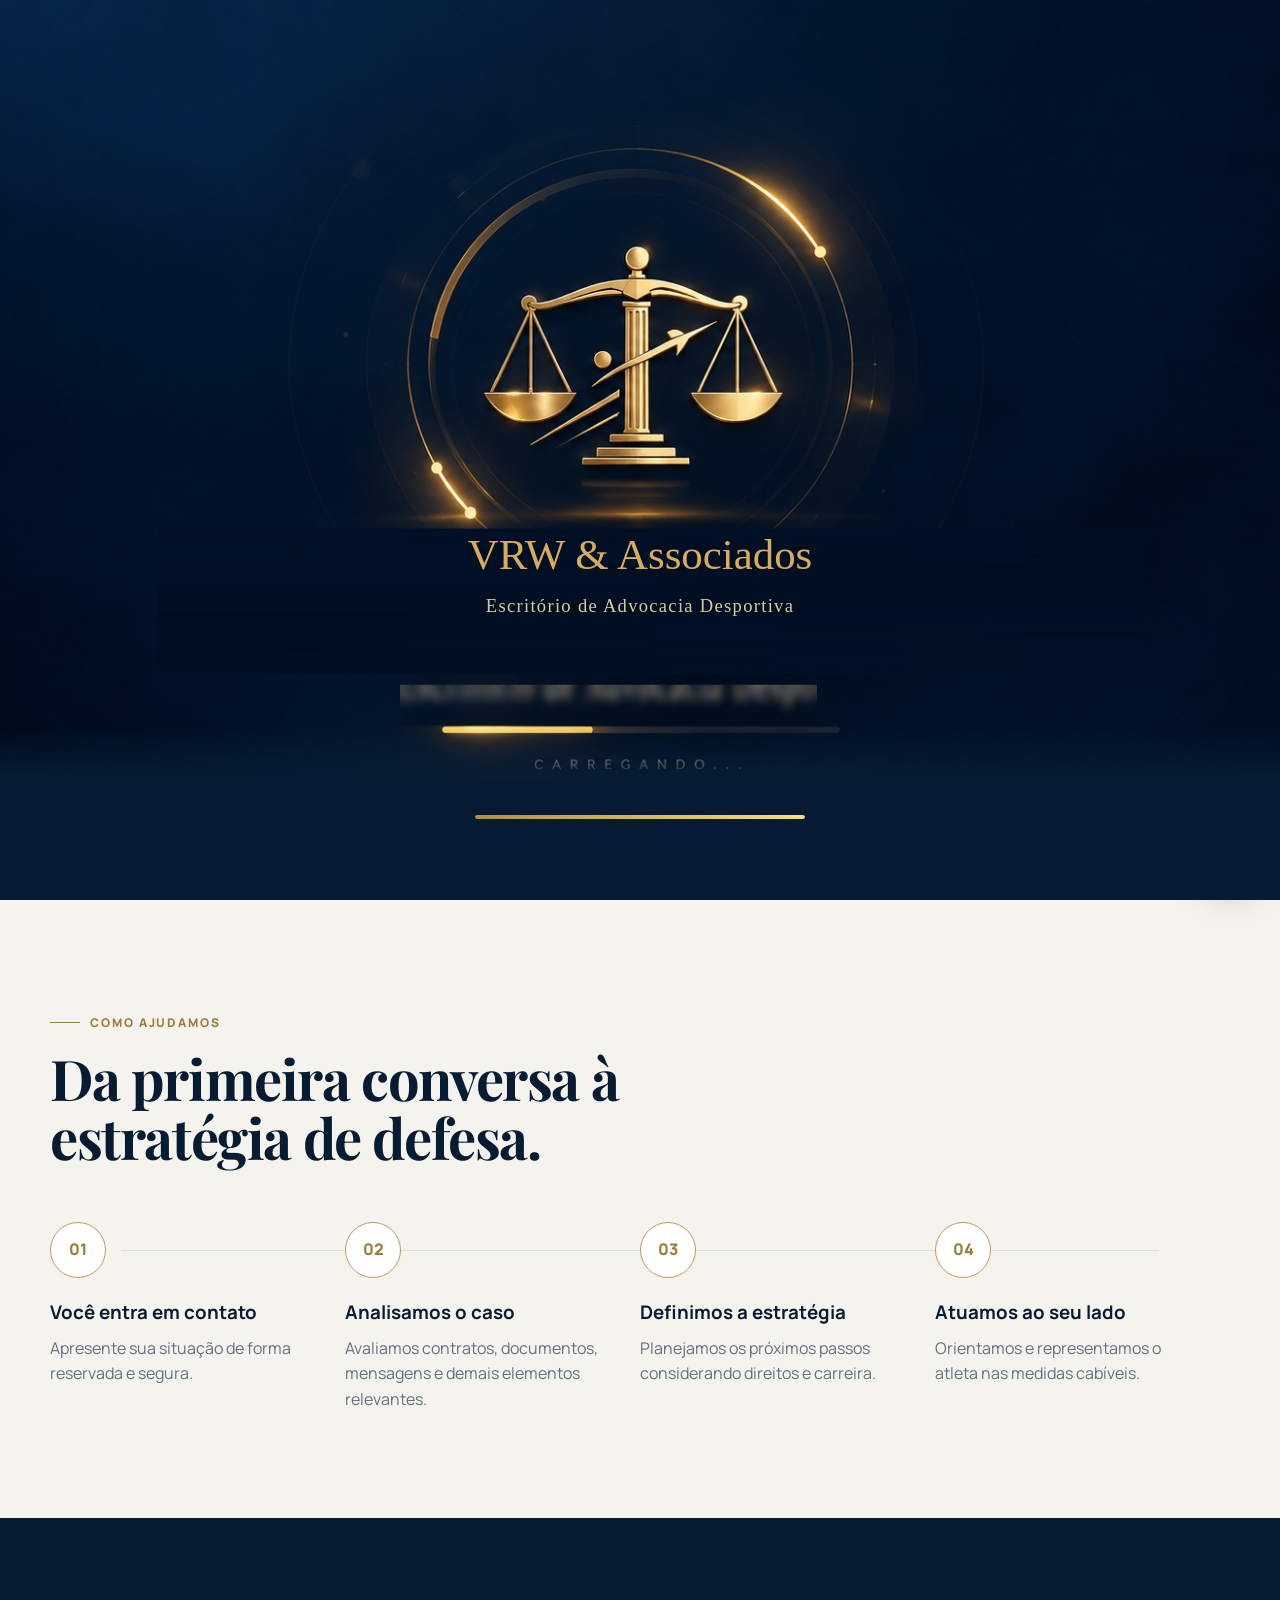
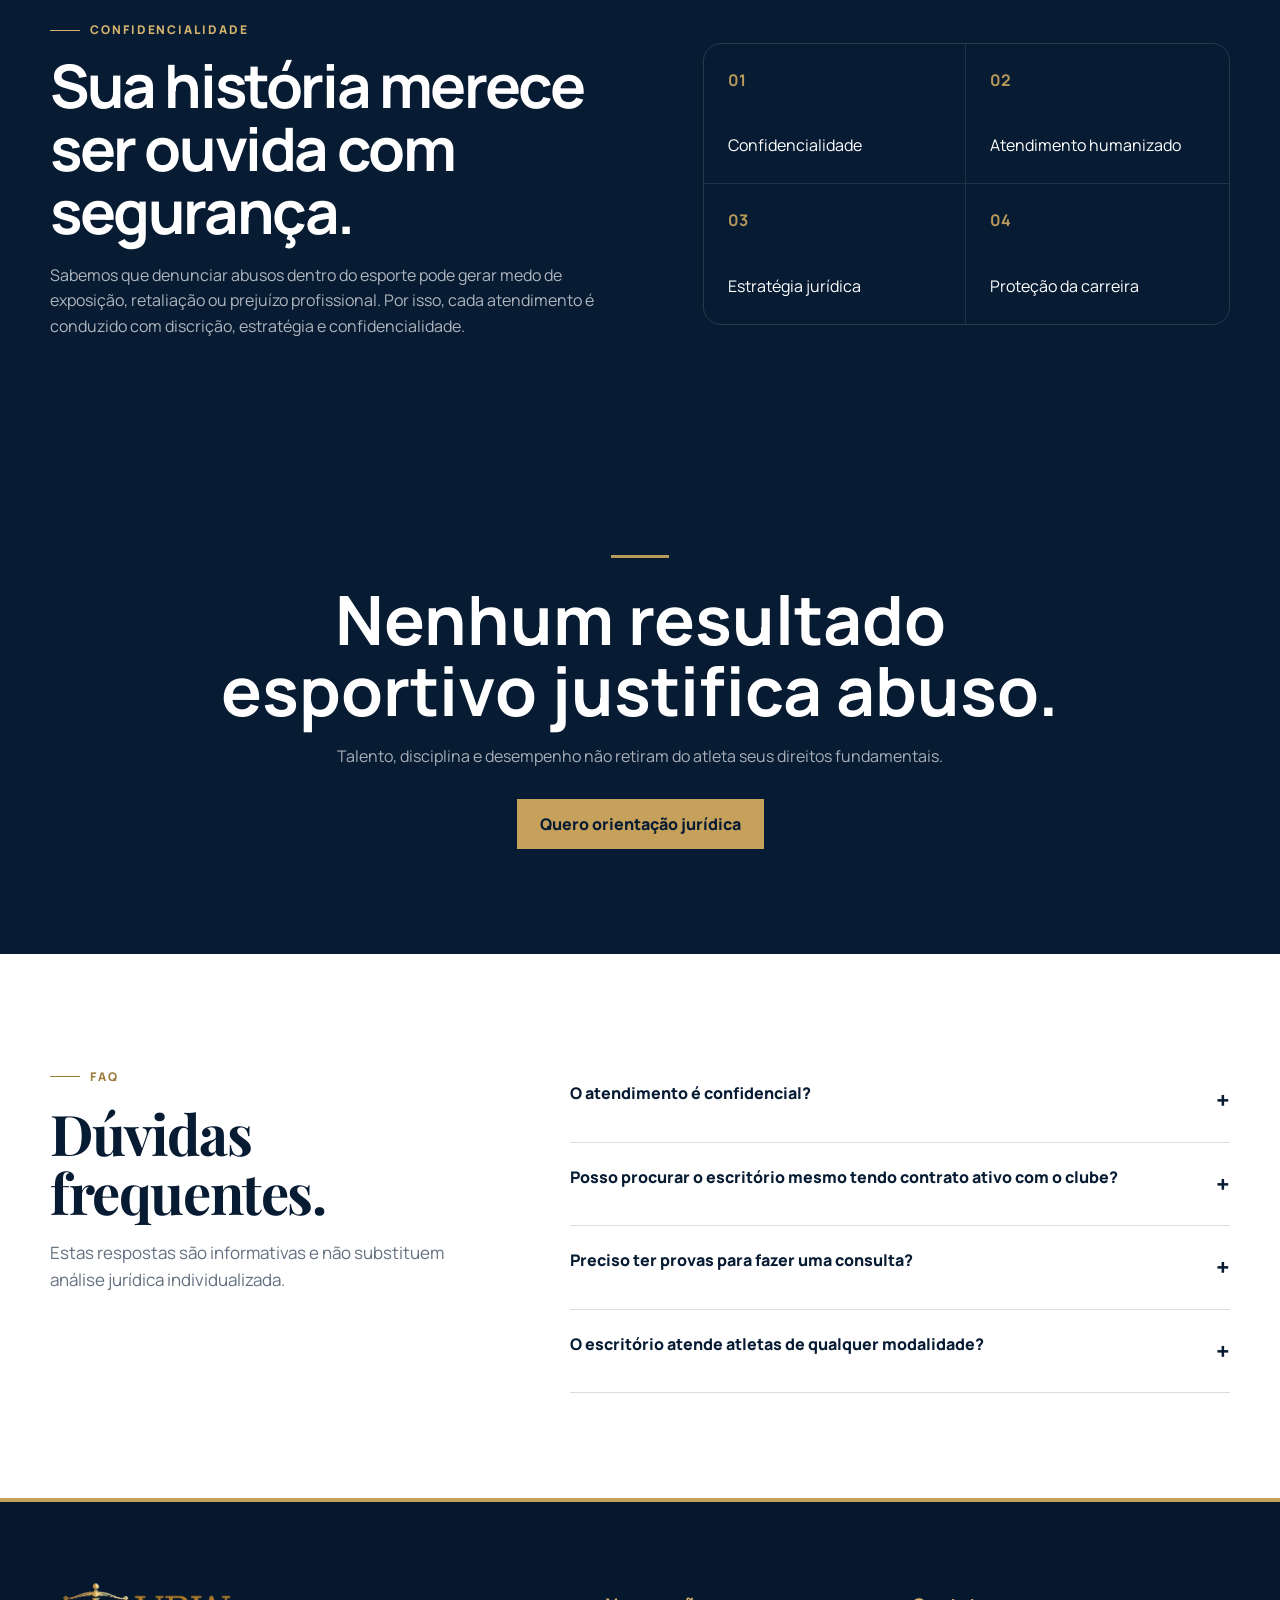
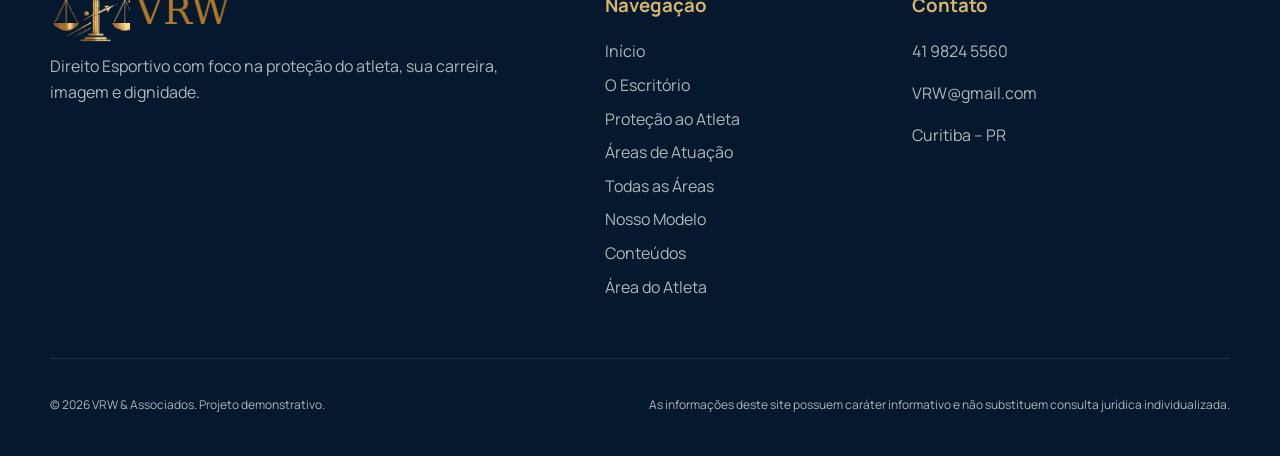
<file: index.html>
<!DOCTYPE html>
<html lang="pt-BR">
<head>
  <meta charset="UTF-8" />
  <meta name="viewport" content="width=device-width, initial-scale=1.0" />
  <meta name="description" content="Escritório especializado em Direito Esportivo e proteção de atletas." />
  <title>VRW & Associados | Direito Esportivo</title>
  <link rel="preconnect" href="https://fonts.googleapis.com">
  <link rel="preconnect" href="https://fonts.gstatic.com" crossorigin>
  <link href="https://fonts.googleapis.com/css2?family=Manrope:wght@400;500;600;700;800&family=Playfair+Display:wght@700&display=swap" rel="stylesheet">
  <link rel="stylesheet" href="style.css" />
</head>
<body><div id="premiumLoader" class="premium-loader loader-b" aria-hidden="true">
<div class="loader-concept-card"><img src="assets/loader-vrw-background.jpg" alt=""><div class="vrw-loader-name" aria-label="VRW & Associados"><strong>VRW &amp; Associados</strong><span>Escritório de Advocacia Desportiva</span></div><div class="loader-progress" role="progressbar" aria-label="Carregando"><i></i></div></div></div>
  

  <a class="skip-link" href="#conteudo">Pular para o conteúdo</a>

  <header class="site-header" id="header">
    <div class="container header-inner">
      <a class="brand" href="#inicio" aria-label="VRW & Associados - início">
        <span class="brand-mark"><img src="assets/logo-vrw-header.png" alt="VRW & Associados"></span>
        
      </a>

      <button class="menu-toggle" id="menuToggle" aria-label="Abrir menu" aria-expanded="false" aria-controls="mainNav">
        <span></span><span></span><span></span>
      </button>

      <nav class="main-nav" id="mainNav" aria-label="Navegação principal">
        <a href="index.html" class="active-page">Início</a>
        <a href="escritorio.html">O Escritório</a>
        <a href="protecao.html">Proteção ao Atleta</a>
        <a href="areas.html">Áreas de Atuação</a>
        <a href="todas-areas.html">Todas as Áreas</a>
        <a href="modelo.html">Nosso Modelo</a>
        <a href="conteudos.html">Conteúdos</a>
<a href="legislacao.html">Legislação</a>
        <a href="area-atleta.html" class="athlete-nav">Área do Atleta</a>
        <a href="contato.html" class="nav-cta">Fale com um especialista</a>
      </nav>
    </div>
  </header>

  <main id="conteudo">
    <section class="hero" id="inicio">
      <div class="hero-overlay"></div>
      <div class="hero-grid-lines" aria-hidden="true"></div>
      <div class="container hero-content reveal">
        <span class="eyebrow">Direito Esportivo • Proteção • Estratégia</span>
        <h1>Sua carreira merece respeito.<br><span>Seus direitos também.</span></h1>
        <p class="hero-text">Defesa especializada de atletas contra discriminação, abuso, assédio e práticas abusivas no ambiente esportivo.</p>
        <div class="hero-actions">
          <a class="btn btn-primary" href="contato.html">Fale com nossa equipe</a>
          <a class="btn btn-secondary" href="conteudos.html">Conheça seus direitos</a>
        </div>
        <p class="hero-note">No esporte, ninguém deve escolher entre proteger sua carreira e proteger sua dignidade.</p>
      </div>
      <div class="hero-badge" aria-hidden="true">VRW & ASSOCIADOS<br>DIREITO ESPORTIVO</div>
    </section>

    

    

    

    <section class="section process">
      <div class="container">
        <div class="section-heading reveal">
          <span class="section-kicker">Como ajudamos</span>
          <h2>Da primeira conversa à estratégia de defesa.</h2>
        </div>
        <div class="process-line">
          <article class="process-step reveal"><span>01</span><h3>Você entra em contato</h3><p>Apresente sua situação de forma reservada e segura.</p></article>
          <article class="process-step reveal"><span>02</span><h3>Analisamos o caso</h3><p>Avaliamos contratos, documentos, mensagens e demais elementos relevantes.</p></article>
          <article class="process-step reveal"><span>03</span><h3>Definimos a estratégia</h3><p>Planejamos os próximos passos considerando direitos e carreira.</p></article>
          <article class="process-step reveal"><span>04</span><h3>Atuamos ao seu lado</h3><p>Orientamos e representamos o atleta nas medidas cabíveis.</p></article>
        </div>
      </div>
    </section>

    <section class="confidentiality">
      <div class="container confidentiality-inner reveal">
        <div>
          <span class="section-kicker light">Confidencialidade</span>
          <h2>Sua história merece ser ouvida com segurança.</h2>
          <p>Sabemos que denunciar abusos dentro do esporte pode gerar medo de exposição, retaliação ou prejuízo profissional. Por isso, cada atendimento é conduzido com discrição, estratégia e confidencialidade.</p>
        </div>
        <div class="trust-grid">
          <div><strong>01</strong><span>Confidencialidade</span></div>
          <div><strong>02</strong><span>Atendimento humanizado</span></div>
          <div><strong>03</strong><span>Estratégia jurídica</span></div>
          <div><strong>04</strong><span>Proteção da carreira</span></div>
        </div>
      </div>
    </section>

    

    <section class="impact">
      <div class="container reveal">
        <span class="impact-line"></span>
        <h2>Nenhum resultado esportivo justifica abuso.</h2>
        <p>Talento, disciplina e desempenho não retiram do atleta seus direitos fundamentais.</p>
        <a class="btn btn-primary" href="contato.html">Quero orientação jurídica</a>
      </div>
    </section>

    <section class="section faq-section">
      <div class="container faq-layout">
        <div class="section-heading reveal">
          <span class="section-kicker">FAQ</span>
          <h2>Dúvidas frequentes.</h2>
          <p>Estas respostas são informativas e não substituem análise jurídica individualizada.</p>
        </div>
        <div class="faq-list">
          <div class="faq-item reveal">
            <button class="faq-question" aria-expanded="false">O atendimento é confidencial?<span>+</span></button>
            <div class="faq-answer"><p>Sim. O atendimento jurídico deve preservar a privacidade das informações compartilhadas, respeitadas as regras profissionais e legais aplicáveis.</p></div>
          </div>
          <div class="faq-item reveal">
            <button class="faq-question" aria-expanded="false">Posso procurar o escritório mesmo tendo contrato ativo com o clube?<span>+</span></button>
            <div class="faq-answer"><p>Sim. A existência de contrato ativo não impede a busca por orientação jurídica independente sobre direitos e obrigações.</p></div>
          </div>
          <div class="faq-item reveal">
            <button class="faq-question" aria-expanded="false">Preciso ter provas para fazer uma consulta?<span>+</span></button>
            <div class="faq-answer"><p>Não necessariamente. A consulta pode servir justamente para entender quais informações e documentos podem ser relevantes para avaliar a situação.</p></div>
          </div>
          <div class="faq-item reveal">
            <button class="faq-question" aria-expanded="false">O escritório atende atletas de qualquer modalidade?<span>+</span></button>
            <div class="faq-answer"><p>O projeto foi pensado para atender atletas de diferentes modalidades. O escopo final deve ser ajustado conforme a estrutura e especialização real da equipe.</p></div>
          </div>
        </div>
      </div>
    </section>

    
  </main>

  <a class="whatsapp-float" href="https://wa.me/554198245560" target="_blank" rel="noopener noreferrer" aria-label="Fale com nossa equipe pelo WhatsApp" title="Fale com nossa equipe">WA</a>

  <footer class="site-footer">
    <div class="container footer-grid">
      <div>
        <a class="brand footer-brand" href="index.html">
          <span class="brand-mark"><img src="assets/logo-vrw-header.png" alt="VRW & Associados"></span>
          
        </a>
        <p>Direito Esportivo com foco na proteção do atleta, sua carreira, imagem e dignidade.</p>
      </div>
      <div>
        <h3>Navegação</h3>
        <a href="index.html">Início</a>
        <a href="escritorio.html">O Escritório</a>
        <a href="protecao.html">Proteção ao Atleta</a>
        <a href="areas.html">Áreas de Atuação</a>
        <a href="todas-areas.html">Todas as Áreas</a>
        <a href="modelo.html">Nosso Modelo</a>
        <a href="conteudos.html">Conteúdos</a>
        <a href="area-atleta.html">Área do Atleta</a>
      </div>
      <div>
        <h3>Contato</h3>
        <p><a href="tel:+554198245560">41 9824 5560</a></p>
        <p><a href="mailto:VRW@gmail.com">VRW@gmail.com</a></p>
        <p>Curitiba – PR</p>
      </div>
    </div>
    <div class="container footer-bottom">
      <p>© 2026 VRW & Associados. Projeto demonstrativo.</p>
      <p>As informações deste site possuem caráter informativo e não substituem consulta jurídica individualizada.</p>
    </div>
  </footer>

  <script src="script.js"></script>
</body>
</html>
</file>
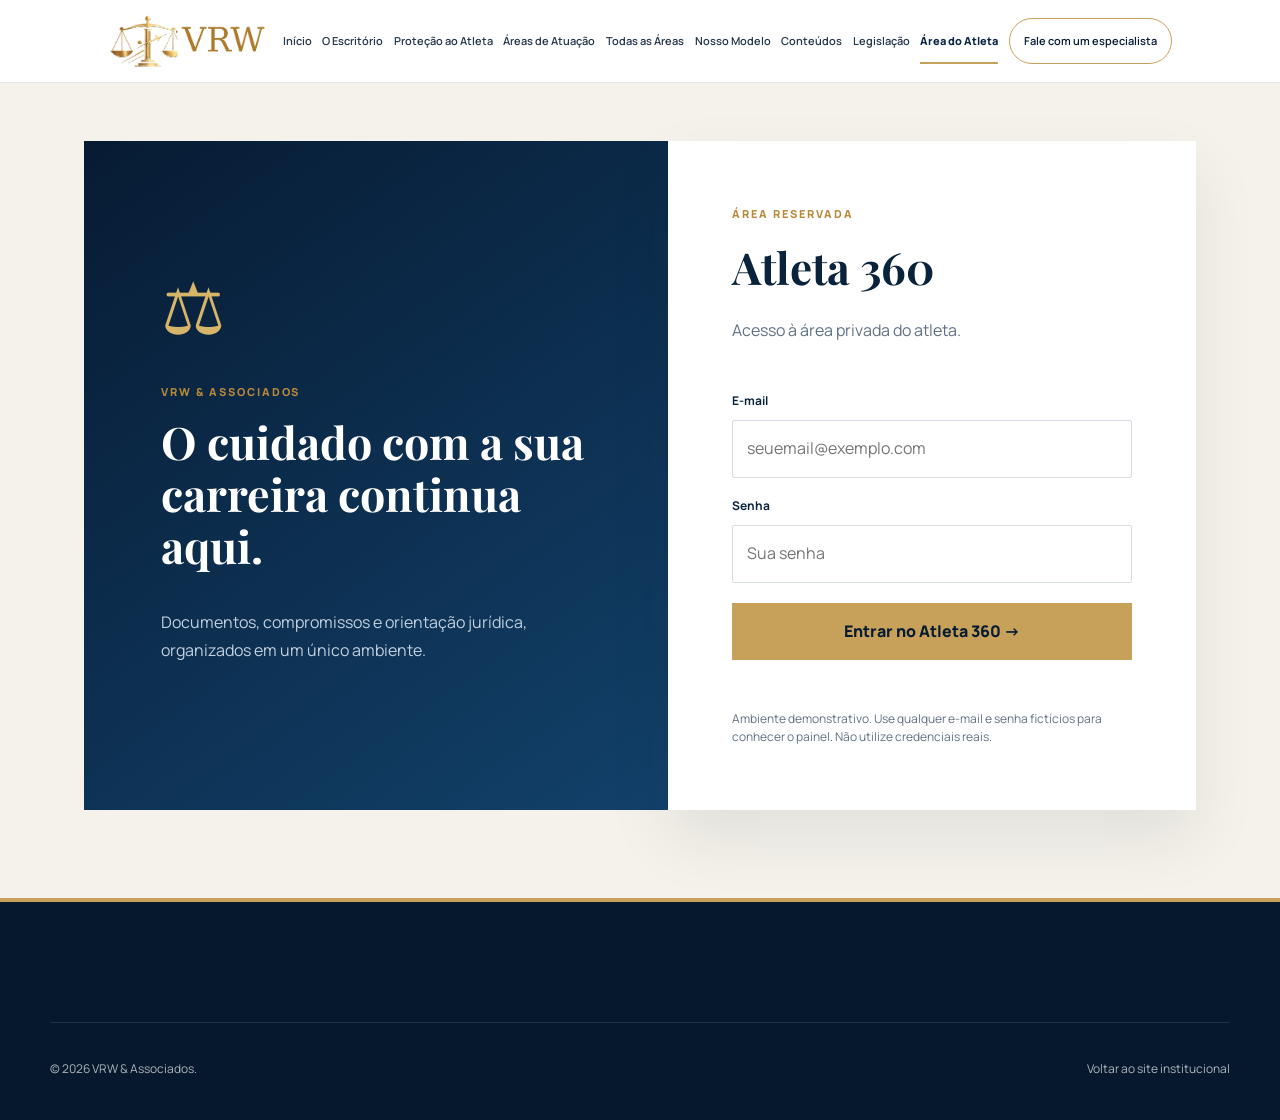
<file: area-atleta.html>
<!DOCTYPE html>
<html lang="pt-BR">
<head>
  <meta charset="UTF-8" />
  <meta name="viewport" content="width=device-width, initial-scale=1.0" />
  <meta name="description" content="Acesse com segurança o portal privado Atleta 360." />
  <title>Área do Atleta | VRW & Associados</title>
  <link rel="preconnect" href="https://fonts.googleapis.com">
  <link rel="preconnect" href="https://fonts.gstatic.com" crossorigin>
  <link href="https://fonts.googleapis.com/css2?family=Manrope:wght@400;500;600;700;800&family=Playfair+Display:wght@700&display=swap" rel="stylesheet">
  <link rel="stylesheet" href="style.css" /><link rel="stylesheet" href="atleta-desktop.css" />
</head>
<body class="athlete-page">
<a class="skip-link" href="#conteudo">Pular para o conteúdo</a>
<header class="site-header" id="header"><div class="container header-inner">
<a class="brand" href="index.html" aria-label="VRW & Associados - início"><span class="brand-mark"><img src="assets/logo-vrw-header.png" alt="VRW & Associados"></span></a>
<button class="menu-toggle" id="menuToggle" aria-label="Abrir menu" aria-expanded="false" aria-controls="mainNav"><span></span><span></span><span></span></button>
<nav class="main-nav" id="mainNav" aria-label="Navegação principal">
<a href="index.html">Início</a><a href="escritorio.html">O Escritório</a><a href="protecao.html">Proteção ao Atleta</a><a href="areas.html">Áreas de Atuação</a><a href="todas-areas.html">Todas as Áreas</a><a href="modelo.html">Nosso Modelo</a><a href="conteudos.html">Conteúdos</a><a href="legislacao.html">Legislação</a><a href="area-atleta.html" class="athlete-nav active-page" aria-current="page">Área do Atleta</a><a href="contato.html" class="nav-cta">Fale com um especialista</a>
</nav></div></header>
<main id="conteudo" class="desktop-a360">
<section class="a360-landing" id="a360-login" aria-labelledby="login-title">
<div class="a360-entry-art"><div class="entry-seal">⚖</div><span class="gold-kicker">VRW & ASSOCIADOS</span><h1>O cuidado com a sua carreira continua aqui.</h1><p>Documentos, compromissos e orientação jurídica, organizados em um único ambiente.</p></div>
<div class="a360-entry-form"><span class="gold-kicker">ÁREA RESERVADA</span><h2 id="login-title">Atleta 360</h2><p>Acesso à área privada do atleta.</p>
<form id="athleteLogin" autocomplete="off"><label for="athleteEmail">E-mail</label><input id="athleteEmail" type="email" autocomplete="off" required placeholder="seuemail@exemplo.com"><label for="athletePass">Senha</label><input id="athletePass" type="password" autocomplete="off" required placeholder="Sua senha"><button type="submit" class="entry-submit">Entrar no Atleta 360 <span aria-hidden="true">→</span></button><p id="authMessage" class="auth-message" role="status" aria-live="polite"></p></form>
<p class="a360-demo-note">Ambiente demonstrativo. Use qualquer e-mail e senha fictícios para conhecer o painel. Não utilize credenciais reais.</p>
</div></section>
<section class="a360-dashboard" id="a360-demo" aria-label="Painel demonstrativo do atleta" hidden>
<div class="a360-demo-ribbon"><strong>MODO DEMONSTRAÇÃO</strong><span>Interface sem conexão a dados pessoais ou contas reais</span><button type="button" id="exitPreview">Sair da conta</button></div>
<div class="a360-layout"><aside class="a360-sidebar"><a class="a360-sidebrand" href="index.html"><span class="side-emblem">⚖</span><span>VRW <small>ÁREA DO ATLETA</small></span></a><div class="a360-sidecaption">ACOMPANHAMENTO</div><nav class="a360-tabs" aria-label="Áreas do painel demonstrativo">
<button data-panel="inicio" class="is-current"><span>⌂</span> Início</button><button data-panel="documentos"><span>▤</span> Documentos</button><button data-panel="agenda"><span>▦</span> Agenda</button><button data-panel="conteudos"><span>◫</span> Conteúdos</button><button data-panel="perfil"><span>♙</span> Perfil</button></nav><div class="a360-sidefoot">VRW & Associados<br><small>Escritório de Advocacia Desportiva</small></div></aside>
<div class="a360-content"><div class="a360-content-top"><span>PAINEL DO ATLETA <b> / DEMONSTRAÇÃO</b></span><div class="a360-content-actions"><span class="demo-avatar">D</span><span>Conta de exemplo</span></div></div>
<div class="a360-panel" data-view="inicio"><div class="a360-intro"><div><span class="gold-kicker">VISÃO GERAL</span><h2>Bem-vindo à sua área de acompanhamento.</h2><p>Uma visão organizada dos cuidados jurídicos com a carreira.</p></div><span class="a360-date-label">AMBIENTE DE EXEMPLO</span></div>
<div class="a360-overview-grid"><div class="a360-status-tile"><span>PROTEÇÃO DA CARREIRA</span><h3>Acompanhamento jurídico</h3><p>Ao conectar sua conta, o status será apresentado a partir dos registros autorizados.</p><i>✓</i></div><div class="a360-number-tile"><span>DOCUMENTOS</span><strong>—</strong><small>Disponíveis após autenticação</small></div><div class="a360-number-tile"><span>COMPROMISSOS</span><strong>—</strong><small>Disponíveis após autenticação</small></div></div>
<div class="a360-two-col"><article class="a360-whitepanel"><span class="gold-kicker">PRÓXIMO COMPROMISSO</span><h3>Sua agenda em um só lugar</h3><p>Datas, horários e modalidades aparecerão aqui após a conexão com os dados autorizados.</p><button data-panel="agenda" class="a360-text-button">Ver agenda →</button></article><article class="a360-whitepanel"><span class="gold-kicker">ATENÇÃO NECESSÁRIA</span><h3>Revisões e vencimentos</h3><p>O painel sinalizará documentos conforme as regras de validade definidas pelo escritório.</p><button data-panel="documentos" class="a360-text-button">Ver documentos →</button></article></div></div>
<div class="a360-panel" data-view="documentos" hidden><div class="a360-section-title"><span class="gold-kicker">ACOMPANHAMENTO JURÍDICO</span><h2>Documentos</h2><p>Organize contratos e documentos relevantes para sua carreira.</p></div><div class="a360-filters" aria-label="Filtros de documentos"><button class="active" data-filter="todos">Todos</button><button data-filter="ativo">Ativo</button><button data-filter="a-vencer">A vencer</button><button data-filter="revisar">Revisar</button></div><div id="docsList" class="a360-docslist"></div><div class="a360-empty-note">Nenhum documento real é carregado nesta prévia. Não há recurso de upload ou download habilitado.</div></div>
<div class="a360-panel" data-view="agenda" hidden><div class="a360-section-title"><span class="gold-kicker">PLANEJAMENTO</span><h2>Agenda</h2><p>Calendário mensal e compromissos com sua equipe jurídica.</p></div><div class="a360-calendar-layout"><div class="a360-whitepanel"><div class="calendar-heading"><button id="calPrev" aria-label="Mês anterior">‹</button><h3 id="calMonth"></h3><button id="calNext" aria-label="Próximo mês">›</button></div><div class="a360-weekdays"><span>Seg</span><span>Ter</span><span>Qua</span><span>Qui</span><span>Sex</span><span>Sáb</span><span>Dom</span></div><div id="calGrid" class="a360-calgrid"></div></div><aside class="a360-whitepanel"><span class="gold-kicker">PRÓXIMOS COMPROMISSOS</span><h3>Eventos da sua agenda</h3><p>Nenhum compromisso real nesta prévia. Os eventos serão vinculados à sua conta após a integração.</p></aside></div></div>
<div class="a360-panel" data-view="conteudos" hidden><div class="a360-section-title"><span class="gold-kicker">CONHECIMENTO JURÍDICO</span><h2>Conteúdos</h2><p>Materiais educativos sobre direitos e carreira esportiva.</p></div><div class="a360-article-grid"><article><span>CONTRATOS · 5 MIN</span><h3>O que observar antes de assinar um contrato?</h3><p>Pontos jurídicos que merecem atenção ao longo da carreira esportiva.</p></article><article><span>DIREITO DE IMAGEM · 4 MIN</span><h3>Imagem e reputação do atleta</h3><p>Entenda os cuidados essenciais em contratos de uso de imagem.</p></article><article><span>CARREIRA · 6 MIN</span><h3>Como documentar situações de conflito</h3><p>Organização de informações para uma orientação jurídica individualizada.</p></article></div><p class="a360-empty-note">Cartões ilustrativos de conteúdo. Leituras completas e permissões dependem do sistema original.</p></div>
<div class="a360-panel" data-view="perfil" hidden><div class="a360-section-title"><span class="gold-kicker">SUA CONTA</span><h2>Perfil</h2><p>Dados pessoais e equipe responsável pelo acompanhamento.</p></div><div class="a360-whitepanel a360-profile"><div class="profile-avatar">D</div><div><h3>Conta demonstrativa</h3><p>Identificação do atleta: não conectada</p><p>E-mail: não disponível</p><p>Equipe responsável: definida na conta real</p><p>Plano de acompanhamento: não conectado</p></div></div><button id="exitPreviewProfile" class="a360-outline">Sair da conta</button></div>
</div></div></section></main><footer class="site-footer"><div class="container footer-bottom"><p>© 2026 VRW & Associados.</p><p><a href="index.html">Voltar ao site institucional</a></p></div></footer>
<script src="script.js"></script><script src="atleta-desktop.js"></script></body></html>
</file>
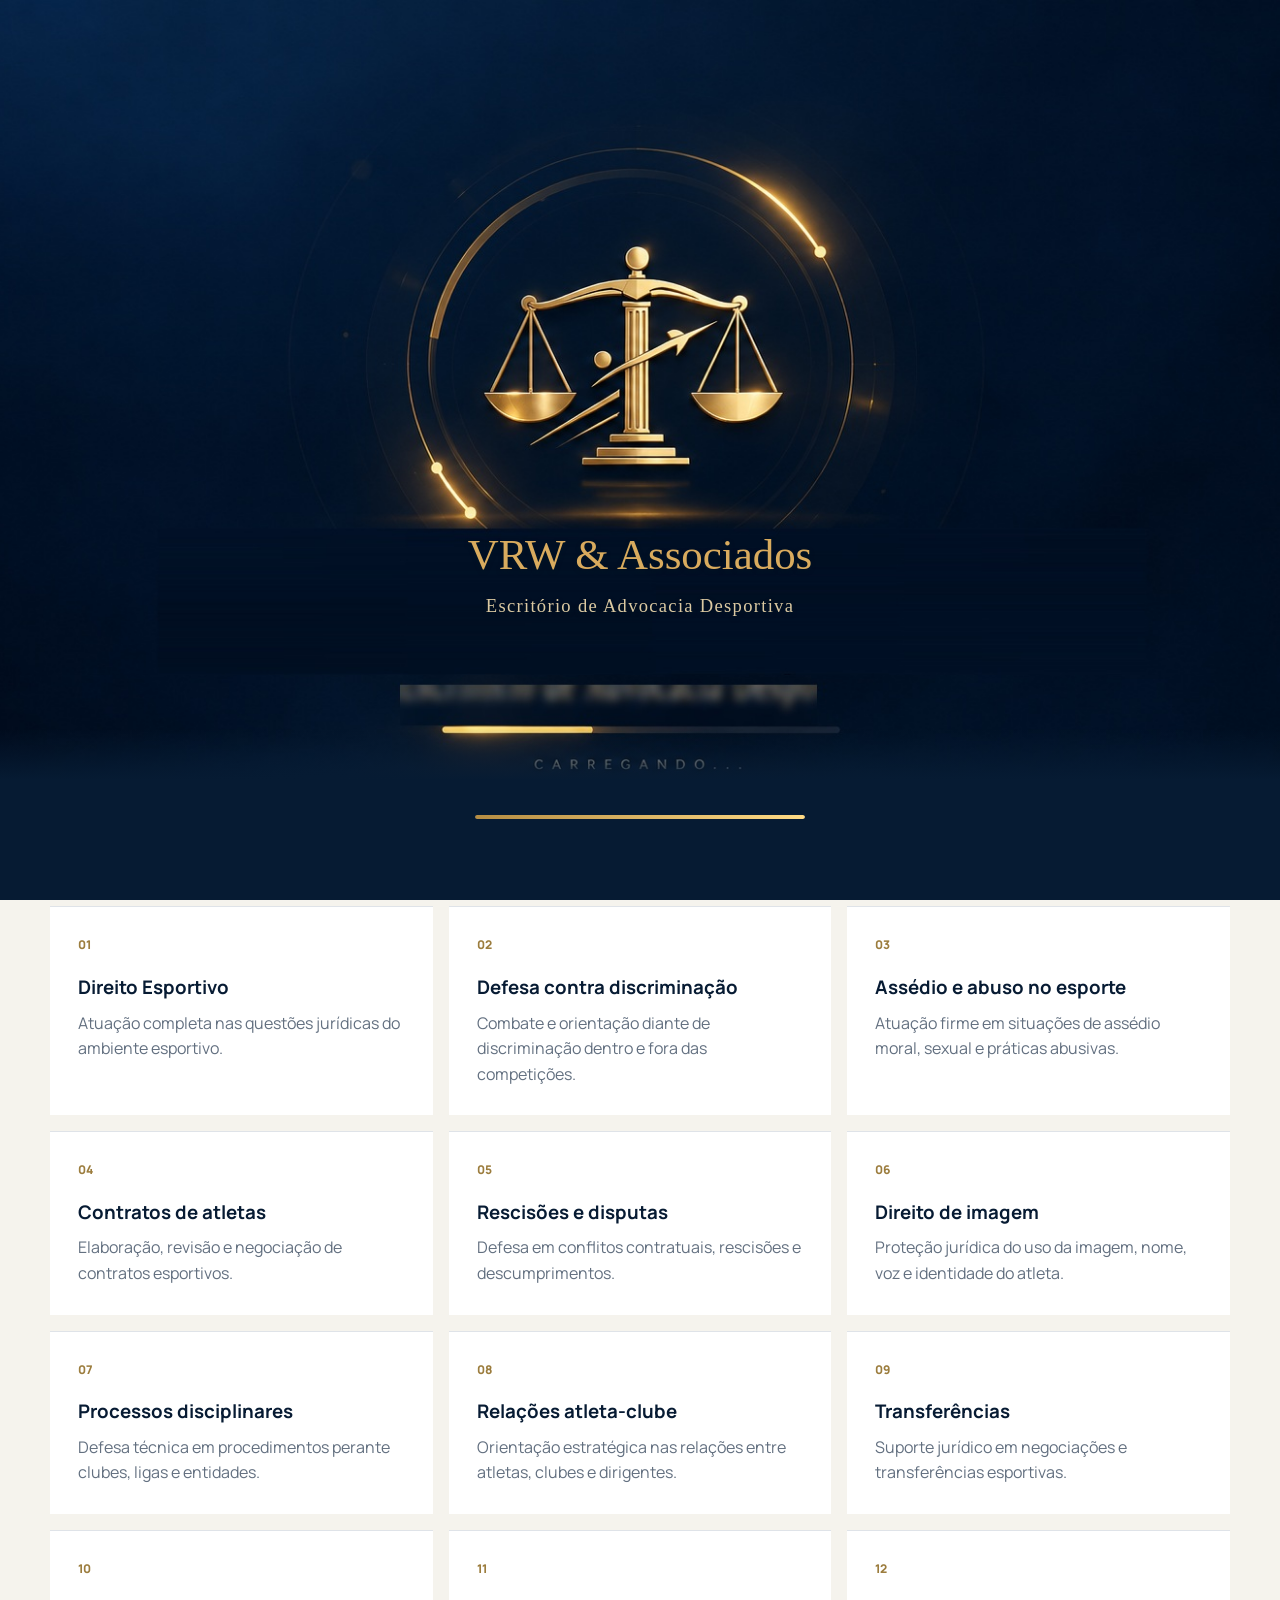
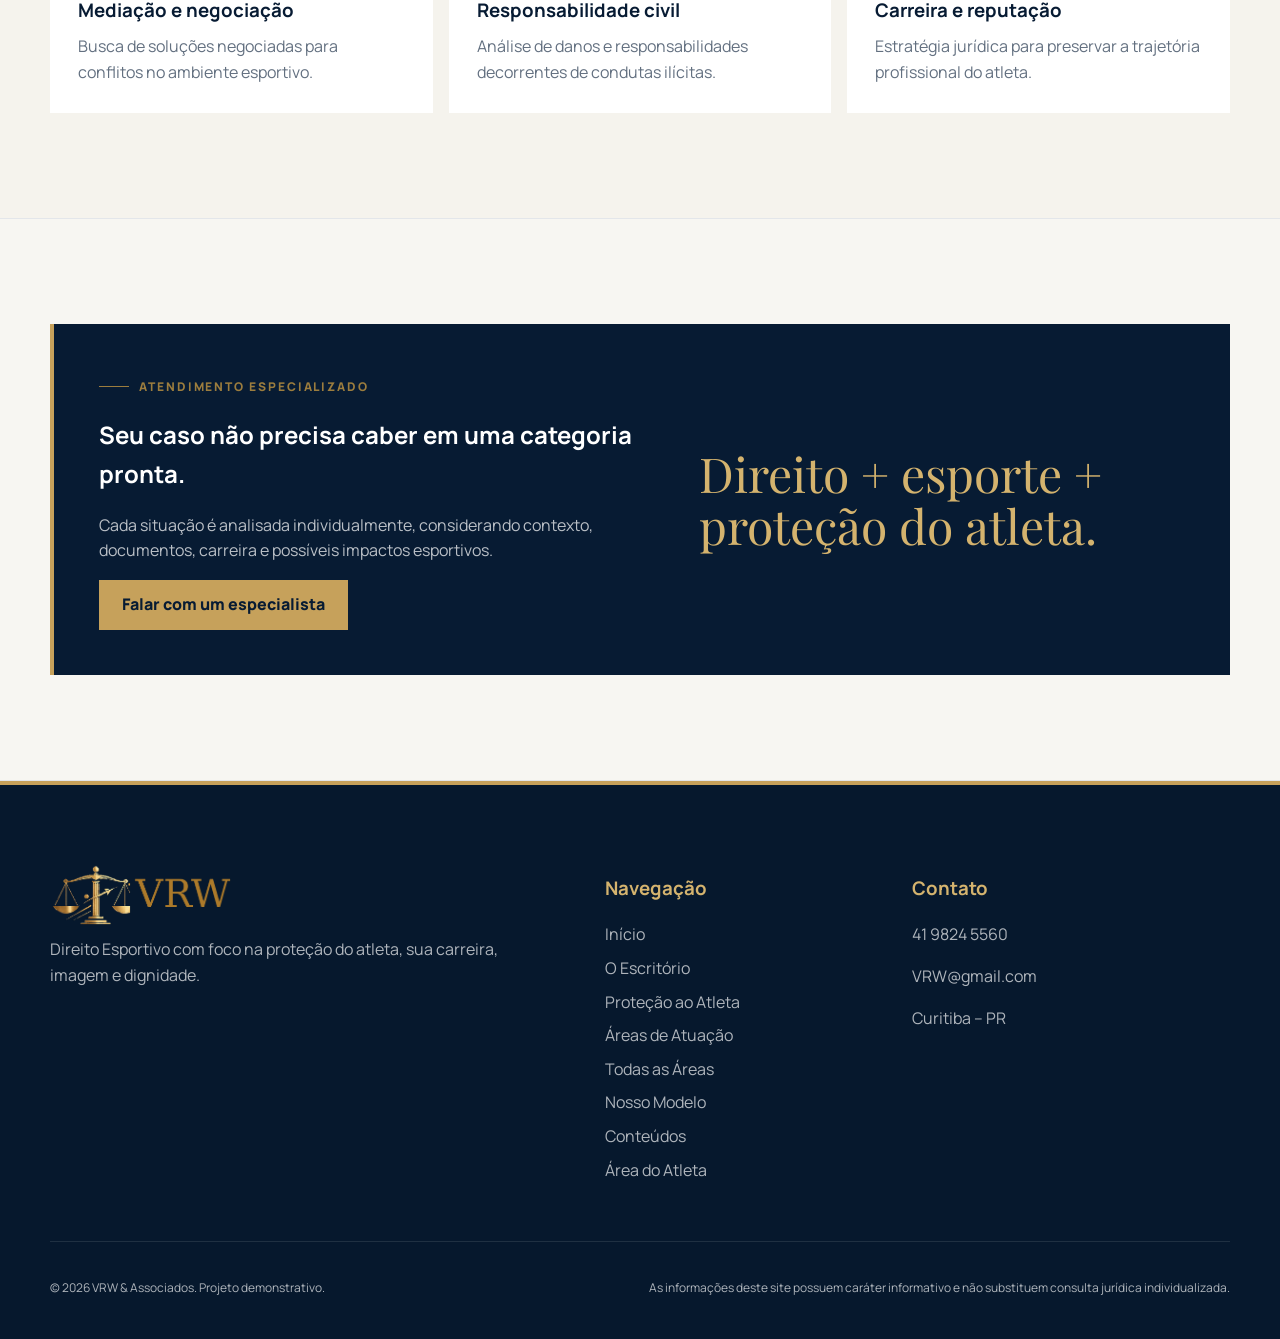
<file: areas.html>
<!DOCTYPE html>
<html lang="pt-BR">
<head>
  <meta charset="UTF-8" />
  <meta name="viewport" content="width=device-width, initial-scale=1.0" />
  <meta name="description" content="Conheça as principais frentes de atuação da VRW & Associados no Direito Esportivo e na proteção de atletas." />
  <title>Áreas de Atuação | VRW & Associados</title>
  <link rel="preconnect" href="https://fonts.googleapis.com">
  <link rel="preconnect" href="https://fonts.gstatic.com" crossorigin>
  <link href="https://fonts.googleapis.com/css2?family=Manrope:wght@400;500;600;700;800&family=Playfair+Display:wght@700&display=swap" rel="stylesheet">
  <link rel="stylesheet" href="style.css" />
</head>
<body class="inner-page"><div id="premiumLoader" class="premium-loader loader-b" aria-hidden="true">
<div class="loader-concept-card"><img src="assets/loader-vrw-background.jpg" alt=""><div class="vrw-loader-name" aria-label="VRW & Associados"><strong>VRW &amp; Associados</strong><span>Escritório de Advocacia Desportiva</span></div><div class="loader-progress" role="progressbar" aria-label="Carregando"><i></i></div></div></div>
  

  <a class="skip-link" href="#conteudo">Pular para o conteúdo</a>
  <header class="site-header scrolled" id="header">
    <div class="container header-inner">
      <a class="brand" href="index.html" aria-label="VRW & Associados - início">
        <span class="brand-mark"><img src="assets/logo-vrw-header.png" alt="VRW & Associados"></span>
        
      </a>
      <button class="menu-toggle" id="menuToggle" aria-label="Abrir menu" aria-expanded="false" aria-controls="mainNav">
        <span></span><span></span><span></span>
      </button>
      <nav class="main-nav" id="mainNav" aria-label="Navegação principal">
        <a href="index.html">Início</a>
        <a href="escritorio.html">O Escritório</a>
        <a href="protecao.html">Proteção ao Atleta</a>
        <a href="areas.html" class="active-page">Áreas de Atuação</a>
        <a href="modelo.html">Nosso Modelo</a>
        <a href="conteudos.html">Conteúdos</a>
<a href="legislacao.html">Legislação</a>
        <a href="area-atleta.html" class="athlete-nav">Área do Atleta</a>
        <a href="contato.html" class="nav-cta">Fale com um especialista</a>
      </nav>
    </div>
  </header>
  <main id="conteudo">
    <section class="page-hero">
      <div class="container reveal">
        <div class="breadcrumbs"><a href="index.html">Início</a> &nbsp;›&nbsp; Áreas de Atuação</div>
        <span class="eyebrow">VRW & Associados • Especialidades</span>
        <h1>Áreas de Atuação</h1>
        <p>Conheça as principais frentes de atuação da VRW & Associados no Direito Esportivo e na proteção de atletas.</p>
      </div>
    </section>
    
<section class="page-section">
  <div class="container">
    <div class="office-heading reveal"><span class="section-kicker">Especialidades</span><h2>Atuação jurídica pensada para a realidade do esporte.</h2></div>
    <div class="areas-grid page-areas-grid"><article class="area-card reveal"><span class="area-index">01</span><h3>Direito Esportivo</h3><p>Atuação completa nas questões jurídicas do ambiente esportivo.</p></article>
<article class="area-card reveal"><span class="area-index">02</span><h3>Defesa contra discriminação</h3><p>Combate e orientação diante de discriminação dentro e fora das competições.</p></article>
<article class="area-card reveal"><span class="area-index">03</span><h3>Assédio e abuso no esporte</h3><p>Atuação firme em situações de assédio moral, sexual e práticas abusivas.</p></article>
<article class="area-card reveal"><span class="area-index">04</span><h3>Contratos de atletas</h3><p>Elaboração, revisão e negociação de contratos esportivos.</p></article>
<article class="area-card reveal"><span class="area-index">05</span><h3>Rescisões e disputas</h3><p>Defesa em conflitos contratuais, rescisões e descumprimentos.</p></article>
<article class="area-card reveal"><span class="area-index">06</span><h3>Direito de imagem</h3><p>Proteção jurídica do uso da imagem, nome, voz e identidade do atleta.</p></article>
<article class="area-card reveal"><span class="area-index">07</span><h3>Processos disciplinares</h3><p>Defesa técnica em procedimentos perante clubes, ligas e entidades.</p></article>
<article class="area-card reveal"><span class="area-index">08</span><h3>Relações atleta-clube</h3><p>Orientação estratégica nas relações entre atletas, clubes e dirigentes.</p></article>
<article class="area-card reveal"><span class="area-index">09</span><h3>Transferências</h3><p>Suporte jurídico em negociações e transferências esportivas.</p></article>
<article class="area-card reveal"><span class="area-index">10</span><h3>Mediação e negociação</h3><p>Busca de soluções negociadas para conflitos no ambiente esportivo.</p></article>
<article class="area-card reveal"><span class="area-index">11</span><h3>Responsabilidade civil</h3><p>Análise de danos e responsabilidades decorrentes de condutas ilícitas.</p></article>
<article class="area-card reveal"><span class="area-index">12</span><h3>Carreira e reputação</h3><p>Estratégia jurídica para preservar a trajetória profissional do atleta.</p></article></div>
  </div>
</section>
<section class="page-section">
  <div class="container commitment reveal">
    <div><span class="section-kicker">Atendimento especializado</span><h2>Seu caso não precisa caber em uma categoria pronta.</h2><p>Cada situação é analisada individualmente, considerando contexto, documentos, carreira e possíveis impactos esportivos.</p><a class="btn btn-primary" href="contato.html">Falar com um especialista</a></div>
    <blockquote>Direito + esporte + proteção do atleta.</blockquote>
  </div>
</section>

  </main>
  <footer class="site-footer">
    <div class="container footer-grid">
      <div>
        <a class="brand footer-brand" href="index.html">
          <span class="brand-mark"><img src="assets/logo-vrw-header.png" alt="VRW & Associados"></span>
          
        </a>
        <p>Direito Esportivo com foco na proteção do atleta, sua carreira, imagem e dignidade.</p>
      </div>
      <div>
        <h3>Navegação</h3>
        <a href="index.html">Início</a>
        <a href="escritorio.html">O Escritório</a>
        <a href="protecao.html">Proteção ao Atleta</a>
        <a href="areas.html">Áreas de Atuação</a>
        <a href="todas-areas.html">Todas as Áreas</a>
        <a href="modelo.html">Nosso Modelo</a>
        <a href="conteudos.html">Conteúdos</a>
        <a href="area-atleta.html">Área do Atleta</a>
      </div>
      <div>
        <h3>Contato</h3>
        <p><a href="tel:+554198245560">41 9824 5560</a></p>
        <p><a href="mailto:VRW@gmail.com">VRW@gmail.com</a></p>
        <p>Curitiba – PR</p>
      </div>
    </div>
    <div class="container footer-bottom">
      <p>© 2026 VRW & Associados. Projeto demonstrativo.</p>
      <p>As informações deste site possuem caráter informativo e não substituem consulta jurídica individualizada.</p>
    </div>
  </footer>
  <script src="script.js"></script>
</body>
</html>
</file>
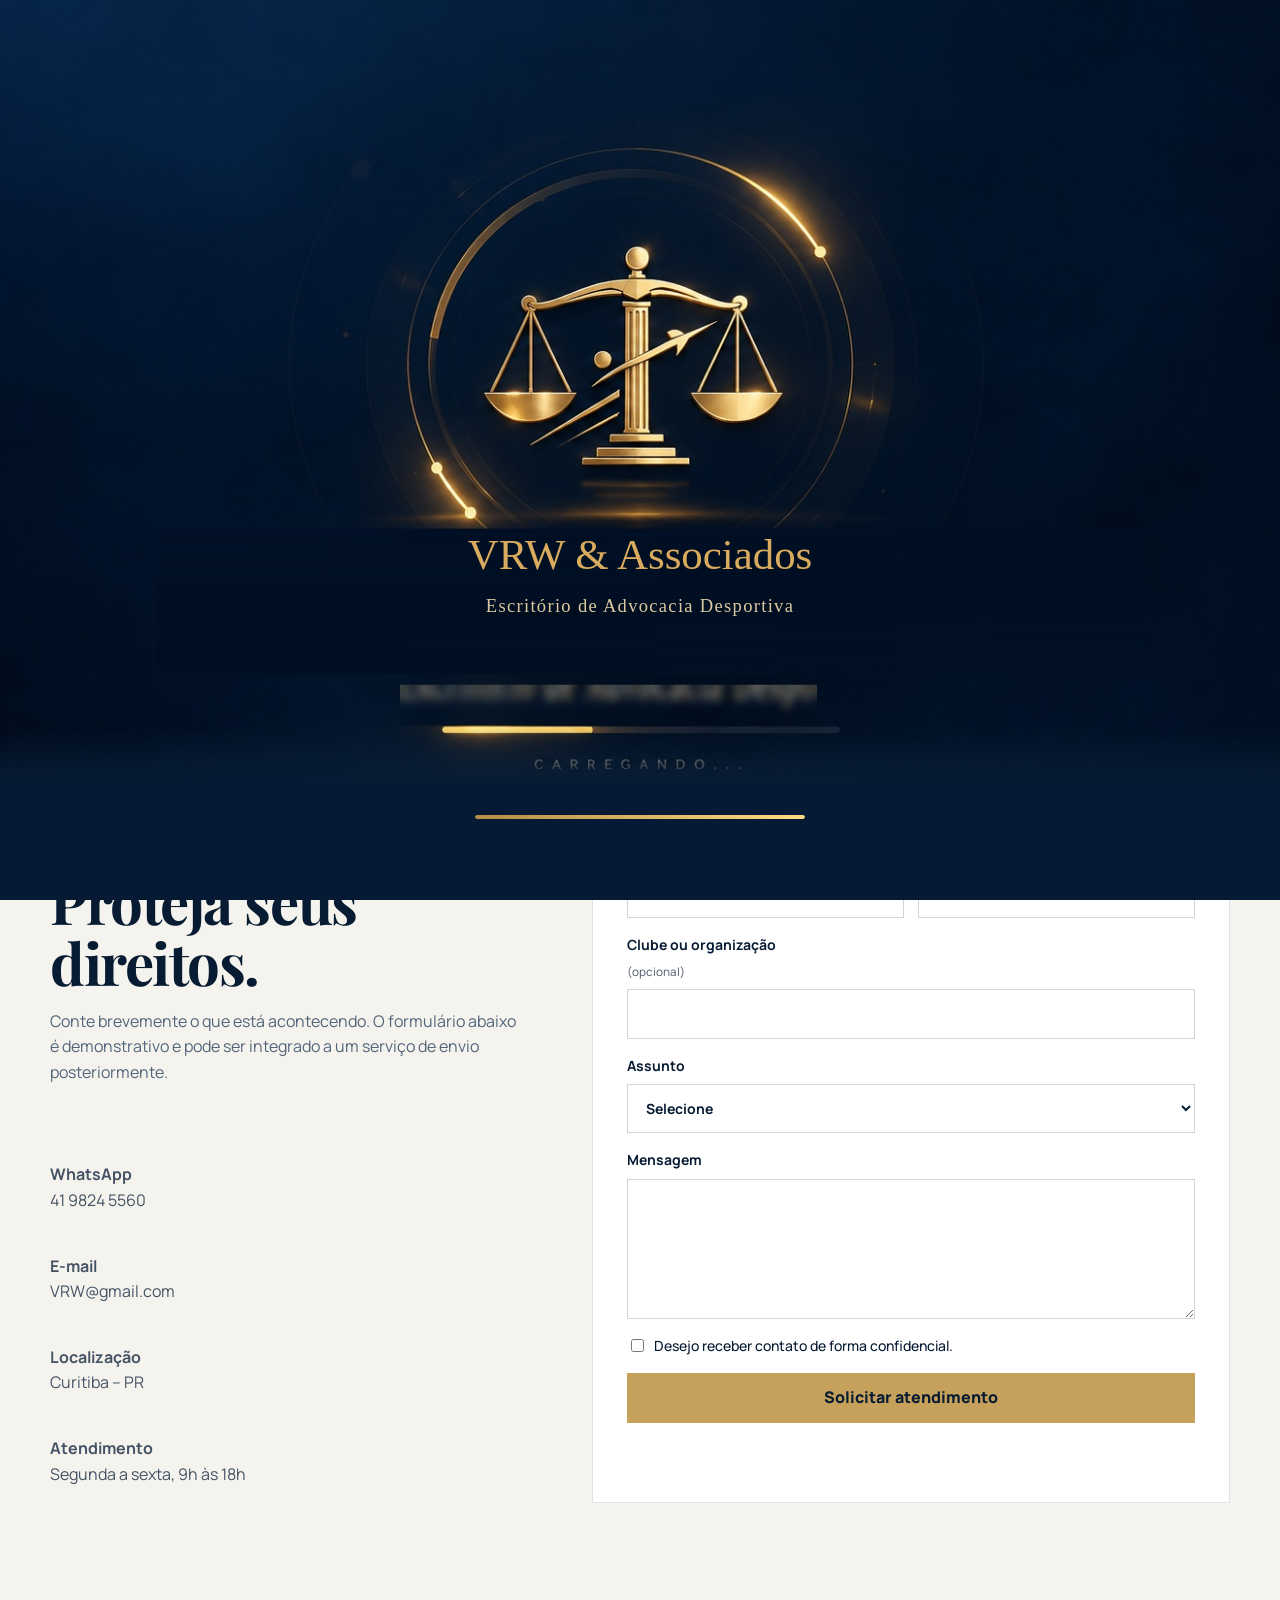
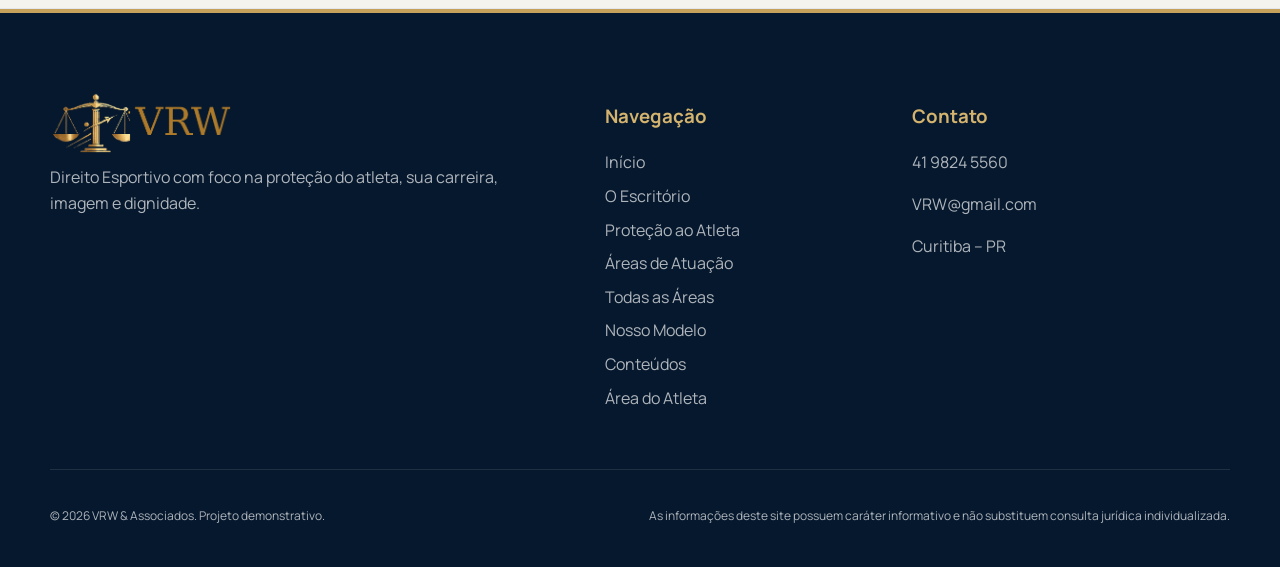
<file: contato.html>
<!DOCTYPE html>
<html lang="pt-BR">
<head>
  <meta charset="UTF-8" />
  <meta name="viewport" content="width=device-width, initial-scale=1.0" />
  <meta name="description" content="Entre em contato com a VRW & Associados para apresentar sua situação e solicitar uma análise jurídica individualizada." />
  <title>Contato | VRW & Associados</title>
  <link rel="preconnect" href="https://fonts.googleapis.com">
  <link rel="preconnect" href="https://fonts.gstatic.com" crossorigin>
  <link href="https://fonts.googleapis.com/css2?family=Manrope:wght@400;500;600;700;800&family=Playfair+Display:wght@700&display=swap" rel="stylesheet">
  <link rel="stylesheet" href="style.css" />
</head>
<body class="inner-page"><div id="premiumLoader" class="premium-loader loader-b" aria-hidden="true">
<div class="loader-concept-card"><img src="assets/loader-vrw-background.jpg" alt=""><div class="vrw-loader-name" aria-label="VRW & Associados"><strong>VRW &amp; Associados</strong><span>Escritório de Advocacia Desportiva</span></div><div class="loader-progress" role="progressbar" aria-label="Carregando"><i></i></div></div></div>
  

  <a class="skip-link" href="#conteudo">Pular para o conteúdo</a>
  <header class="site-header scrolled" id="header">
    <div class="container header-inner">
      <a class="brand" href="index.html" aria-label="VRW & Associados - início">
        <span class="brand-mark"><img src="assets/logo-vrw-header.png" alt="VRW & Associados"></span>
        
      </a>
      <button class="menu-toggle" id="menuToggle" aria-label="Abrir menu" aria-expanded="false" aria-controls="mainNav">
        <span></span><span></span><span></span>
      </button>
      <nav class="main-nav" id="mainNav" aria-label="Navegação principal">
        <a href="index.html">Início</a>
        <a href="escritorio.html">O Escritório</a>
        <a href="protecao.html">Proteção ao Atleta</a>
        <a href="areas.html">Áreas de Atuação</a>
        <a href="todas-areas.html">Todas as Áreas</a>
        <a href="modelo.html">Nosso Modelo</a>
        <a href="conteudos.html">Conteúdos</a>
<a href="legislacao.html">Legislação</a>
        <a href="area-atleta.html" class="athlete-nav">Área do Atleta</a>
        <a href="contato.html" class="nav-cta">Fale com um especialista</a>
      </nav>
    </div>
  </header>
  <main id="conteudo">
    <section class="page-hero">
      <div class="container reveal">
        <div class="breadcrumbs"><a href="index.html">Início</a> &nbsp;›&nbsp; Contato</div>
        <span class="eyebrow">VRW & Associados • Atendimento</span>
        <h1>Contato</h1>
        <p>Entre em contato com a VRW & Associados para apresentar sua situação e solicitar uma análise jurídica individualizada.</p>
      </div>
    </section>
    
<section class="page-section">
  <div class="container contact-layout">
    <div class="contact-copy reveal">
      <span class="section-kicker">Atendimento</span>
      <h2>Proteja sua carreira.<br>Proteja seus direitos.</h2>
      <p>Conte brevemente o que está acontecendo. O formulário abaixo é demonstrativo e pode ser integrado a um serviço de envio posteriormente.</p>
      <div class="contact-info">
        <p><strong>WhatsApp</strong><br><a href="https://wa.me/554198245560" target="_blank" rel="noopener noreferrer">41 9824 5560</a></p>
        <p><strong>E-mail</strong><br><a href="mailto:VRW@gmail.com">VRW@gmail.com</a></p>
        <p><strong>Localização</strong><br>Curitiba – PR</p>
        <p><strong>Atendimento</strong><br>Segunda a sexta, 9h às 18h</p>
      </div>
    </div>
    <form class="contact-form reveal" id="contactForm">
      <div class="field-row">
        <label>Nome<input type="text" name="nome" required placeholder="Seu nome"></label>
        <label>E-mail<input type="email" name="email" required placeholder="voce@email.com"></label>
      </div>
      <div class="field-row">
        <label>Telefone<input type="tel" name="telefone" placeholder="41 9824 5560"></label>
        <label>Modalidade<input type="text" name="modalidade" placeholder="Ex.: Futebol"></label>
      </div>
      <label>Clube ou organização <small>(opcional)</small><input type="text" name="clube" placeholder="Nome do clube ou entidade"></label>
      <label>Assunto<select name="assunto"><option>Selecione</option><option>Discriminação</option><option>Assédio ou abuso</option><option>Contrato</option><option>Direito de imagem</option><option>Processo disciplinar</option><option>Outro</option></select></label>
      <label>Mensagem<textarea name="mensagem" rows="5" required placeholder="Conte brevemente sua situação"></textarea></label>
      <label class="check-label"><input type="checkbox" name="confidencial"> Desejo receber contato de forma confidencial.</label>
      <button class="btn btn-primary full" type="submit">Solicitar atendimento</button>
      <p class="form-status" id="formStatus" role="status" aria-live="polite"></p>
    </form>
  </div>
</section>

  </main>
  <footer class="site-footer">
    <div class="container footer-grid">
      <div>
        <a class="brand footer-brand" href="index.html">
          <span class="brand-mark"><img src="assets/logo-vrw-header.png" alt="VRW & Associados"></span>
          
        </a>
        <p>Direito Esportivo com foco na proteção do atleta, sua carreira, imagem e dignidade.</p>
      </div>
      <div>
        <h3>Navegação</h3>
        <a href="index.html">Início</a>
        <a href="escritorio.html">O Escritório</a>
        <a href="protecao.html">Proteção ao Atleta</a>
        <a href="areas.html">Áreas de Atuação</a>
        <a href="todas-areas.html">Todas as Áreas</a>
        <a href="modelo.html">Nosso Modelo</a>
        <a href="conteudos.html">Conteúdos</a>
        <a href="area-atleta.html">Área do Atleta</a>
      </div>
      <div>
        <h3>Contato</h3>
        <p><a href="tel:+554198245560">41 9824 5560</a></p>
        <p><a href="mailto:VRW@gmail.com">VRW@gmail.com</a></p>
        <p>Curitiba – PR</p>
      </div>
    </div>
    <div class="container footer-bottom">
      <p>© 2026 VRW & Associados. Projeto demonstrativo.</p>
      <p>As informações deste site possuem caráter informativo e não substituem consulta jurídica individualizada.</p>
    </div>
  </footer>
  <script src="script.js"></script>
</body>
</html>
</file>
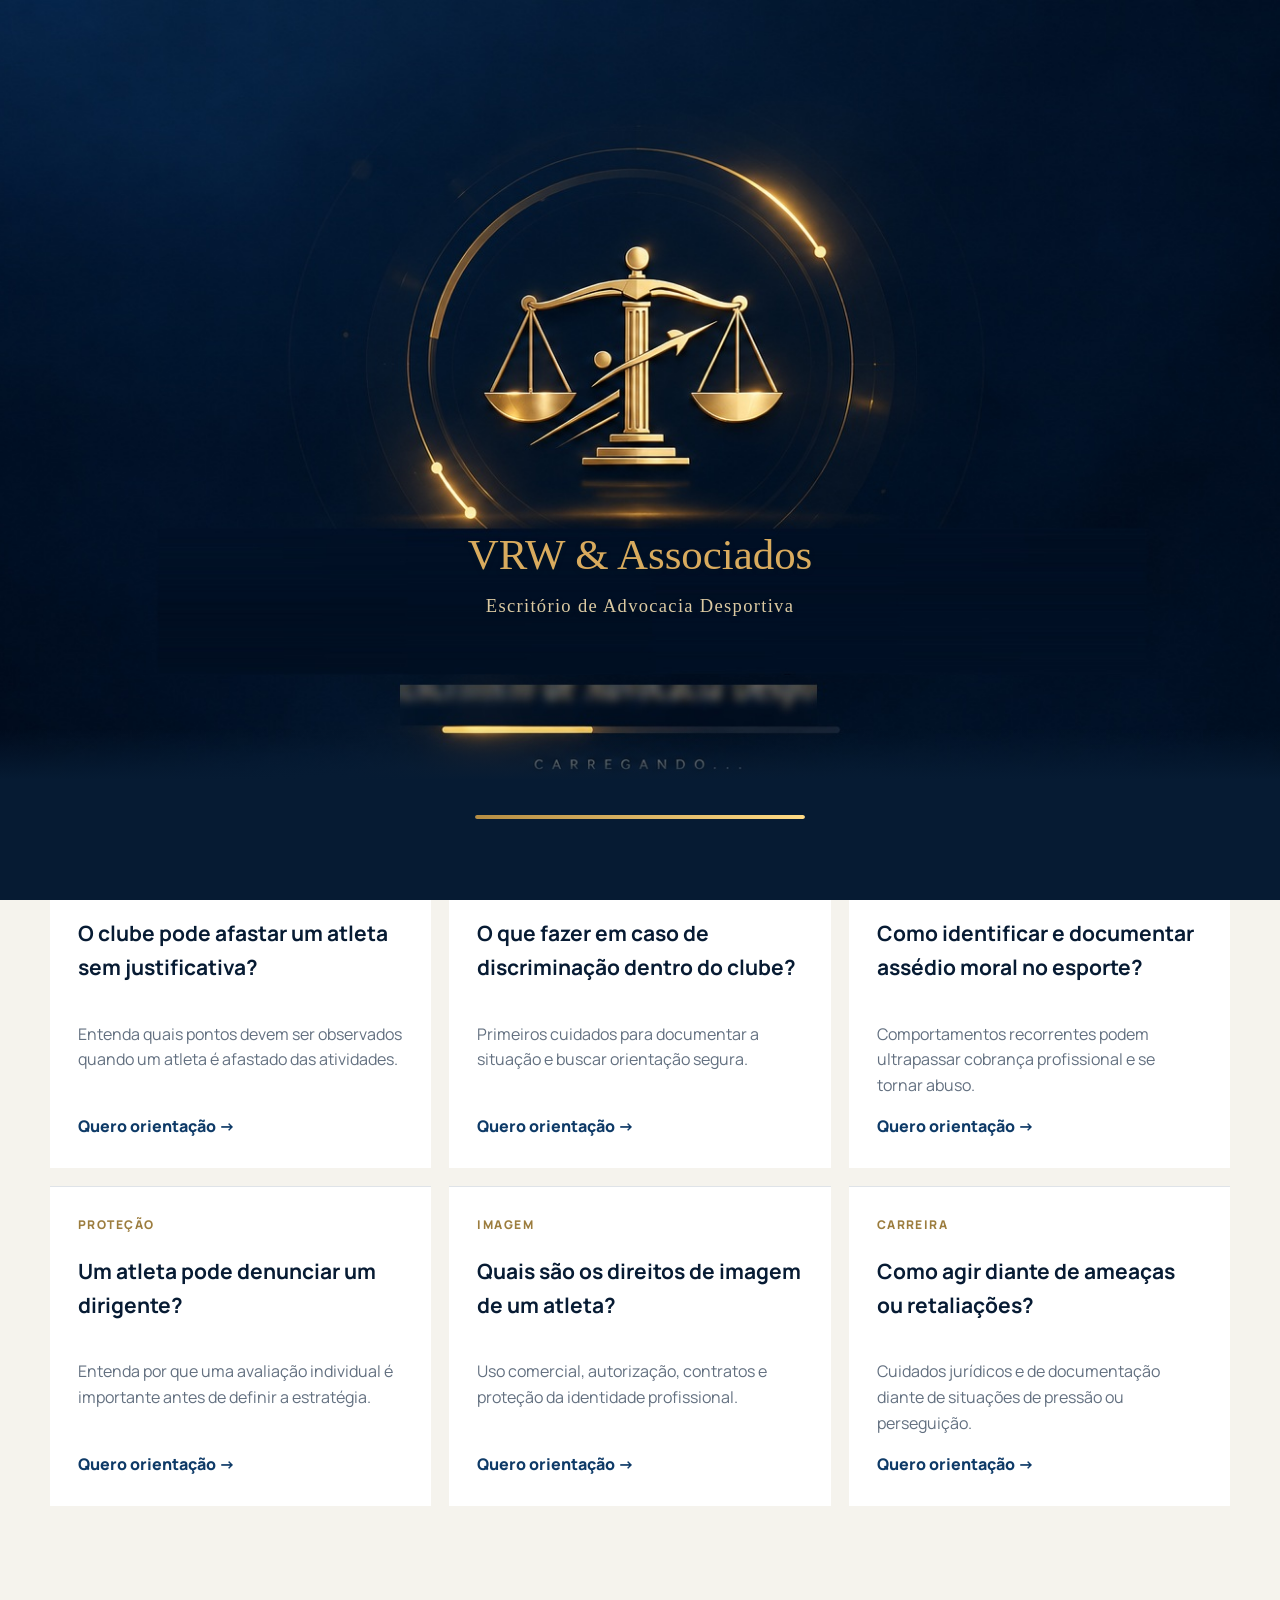
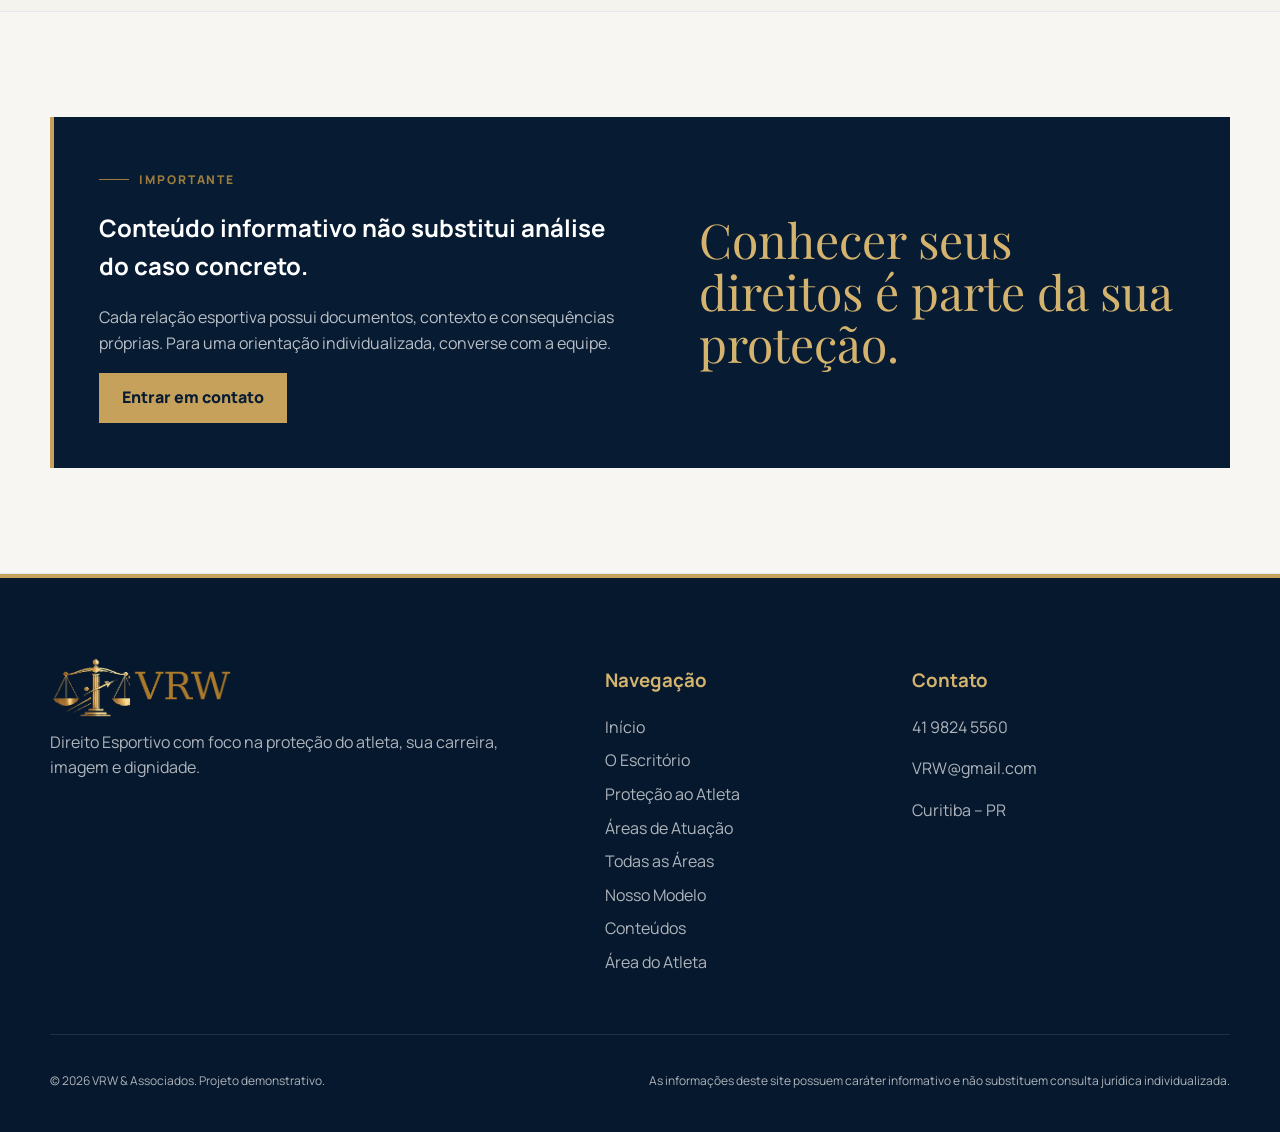
<file: conteudos.html>
<!DOCTYPE html>
<html lang="pt-BR">
<head>
  <meta charset="UTF-8" />
  <meta name="viewport" content="width=device-width, initial-scale=1.0" />
  <meta name="description" content="Informações jurídicas em linguagem acessível para ajudar atletas a reconhecer riscos e compreender melhor seus direitos." />
  <title>Conteúdos | VRW & Associados</title>
  <link rel="preconnect" href="https://fonts.googleapis.com">
  <link rel="preconnect" href="https://fonts.gstatic.com" crossorigin>
  <link href="https://fonts.googleapis.com/css2?family=Manrope:wght@400;500;600;700;800&family=Playfair+Display:wght@700&display=swap" rel="stylesheet">
  <link rel="stylesheet" href="style.css" />
</head>
<body class="inner-page"><div id="premiumLoader" class="premium-loader loader-b" aria-hidden="true">
<div class="loader-concept-card"><img src="assets/loader-vrw-background.jpg" alt=""><div class="vrw-loader-name" aria-label="VRW & Associados"><strong>VRW &amp; Associados</strong><span>Escritório de Advocacia Desportiva</span></div><div class="loader-progress" role="progressbar" aria-label="Carregando"><i></i></div></div></div>
  

  <a class="skip-link" href="#conteudo">Pular para o conteúdo</a>
  <header class="site-header scrolled" id="header">
    <div class="container header-inner">
      <a class="brand" href="index.html" aria-label="VRW & Associados - início">
        <span class="brand-mark"><img src="assets/logo-vrw-header.png" alt="VRW & Associados"></span>
        
      </a>
      <button class="menu-toggle" id="menuToggle" aria-label="Abrir menu" aria-expanded="false" aria-controls="mainNav">
        <span></span><span></span><span></span>
      </button>
      <nav class="main-nav" id="mainNav" aria-label="Navegação principal">
        <a href="index.html">Início</a>
        <a href="escritorio.html">O Escritório</a>
        <a href="protecao.html">Proteção ao Atleta</a>
        <a href="areas.html">Áreas de Atuação</a>
        <a href="todas-areas.html">Todas as Áreas</a>
        <a href="modelo.html">Nosso Modelo</a>
        <a href="conteudos.html" class="active-page">Conteúdos</a>
<a href="legislacao.html">Legislação</a>
        <a href="area-atleta.html" class="athlete-nav">Área do Atleta</a>
        <a href="contato.html" class="nav-cta">Fale com um especialista</a>
      </nav>
    </div>
  </header>
  <main id="conteudo">
    <section class="page-hero">
      <div class="container reveal">
        <div class="breadcrumbs"><a href="index.html">Início</a> &nbsp;›&nbsp; Conteúdos</div>
        <span class="eyebrow">Direitos • Informação • Prevenção</span>
        <h1>Conteúdos</h1>
        <p>Informações jurídicas em linguagem acessível para ajudar atletas a reconhecer riscos e compreender melhor seus direitos.</p>
      </div>
    </section>
    
<section class="page-section">
  <div class="container">
    <div class="office-heading reveal"><span class="section-kicker">Informação também protege</span><h2>Conteúdos para entender seus direitos.</h2></div>
    <div class="article-grid content-page-grid"><article class="article-card reveal">
      <span>Direito Esportivo</span><h3>O clube pode afastar um atleta sem justificativa?</h3><p>Entenda quais pontos devem ser observados quando um atleta é afastado das atividades.</p><a href="contato.html">Quero orientação →</a>
    </article>
<article class="article-card reveal">
      <span>Discriminação</span><h3>O que fazer em caso de discriminação dentro do clube?</h3><p>Primeiros cuidados para documentar a situação e buscar orientação segura.</p><a href="contato.html">Quero orientação →</a>
    </article>
<article class="article-card reveal">
      <span>Assédio</span><h3>Como identificar e documentar assédio moral no esporte?</h3><p>Comportamentos recorrentes podem ultrapassar cobrança profissional e se tornar abuso.</p><a href="contato.html">Quero orientação →</a>
    </article>
<article class="article-card reveal">
      <span>Proteção</span><h3>Um atleta pode denunciar um dirigente?</h3><p>Entenda por que uma avaliação individual é importante antes de definir a estratégia.</p><a href="contato.html">Quero orientação →</a>
    </article>
<article class="article-card reveal">
      <span>Imagem</span><h3>Quais são os direitos de imagem de um atleta?</h3><p>Uso comercial, autorização, contratos e proteção da identidade profissional.</p><a href="contato.html">Quero orientação →</a>
    </article>
<article class="article-card reveal">
      <span>Carreira</span><h3>Como agir diante de ameaças ou retaliações?</h3><p>Cuidados jurídicos e de documentação diante de situações de pressão ou perseguição.</p><a href="contato.html">Quero orientação →</a>
    </article></div>
  </div>
</section>
<section class="page-section">
  <div class="container commitment reveal">
    <div><span class="section-kicker">Importante</span><h2>Conteúdo informativo não substitui análise do caso concreto.</h2><p>Cada relação esportiva possui documentos, contexto e consequências próprias. Para uma orientação individualizada, converse com a equipe.</p><a class="btn btn-primary" href="contato.html">Entrar em contato</a></div>
    <blockquote>Conhecer seus direitos é parte da sua proteção.</blockquote>
  </div>
</section>

  </main>
  <footer class="site-footer">
    <div class="container footer-grid">
      <div>
        <a class="brand footer-brand" href="index.html">
          <span class="brand-mark"><img src="assets/logo-vrw-header.png" alt="VRW & Associados"></span>
          
        </a>
        <p>Direito Esportivo com foco na proteção do atleta, sua carreira, imagem e dignidade.</p>
      </div>
      <div>
        <h3>Navegação</h3>
        <a href="index.html">Início</a>
        <a href="escritorio.html">O Escritório</a>
        <a href="protecao.html">Proteção ao Atleta</a>
        <a href="areas.html">Áreas de Atuação</a>
        <a href="todas-areas.html">Todas as Áreas</a>
        <a href="modelo.html">Nosso Modelo</a>
        <a href="conteudos.html">Conteúdos</a>
        <a href="area-atleta.html">Área do Atleta</a>
      </div>
      <div>
        <h3>Contato</h3>
        <p><a href="tel:+554198245560">41 9824 5560</a></p>
        <p><a href="mailto:VRW@gmail.com">VRW@gmail.com</a></p>
        <p>Curitiba – PR</p>
      </div>
    </div>
    <div class="container footer-bottom">
      <p>© 2026 VRW & Associados. Projeto demonstrativo.</p>
      <p>As informações deste site possuem caráter informativo e não substituem consulta jurídica individualizada.</p>
    </div>
  </footer>
  <script src="script.js"></script>
</body>
</html>
</file>
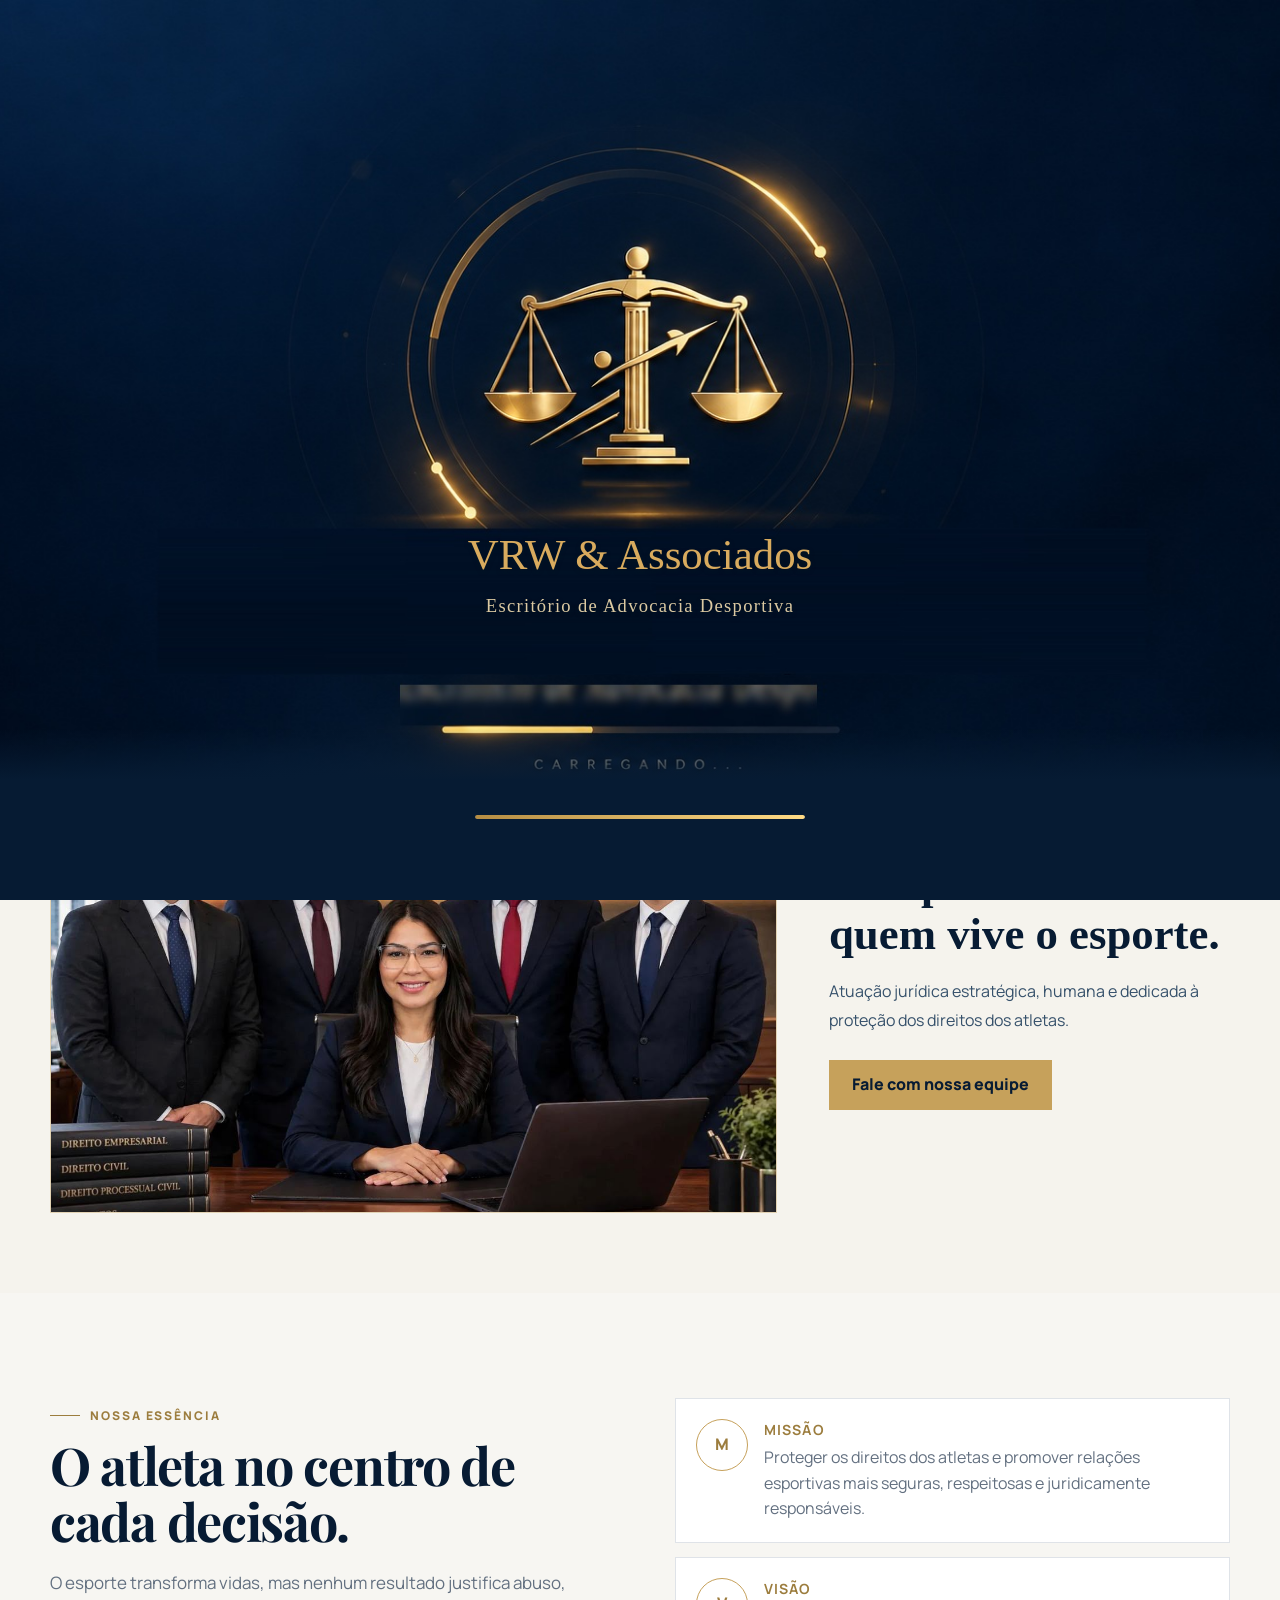
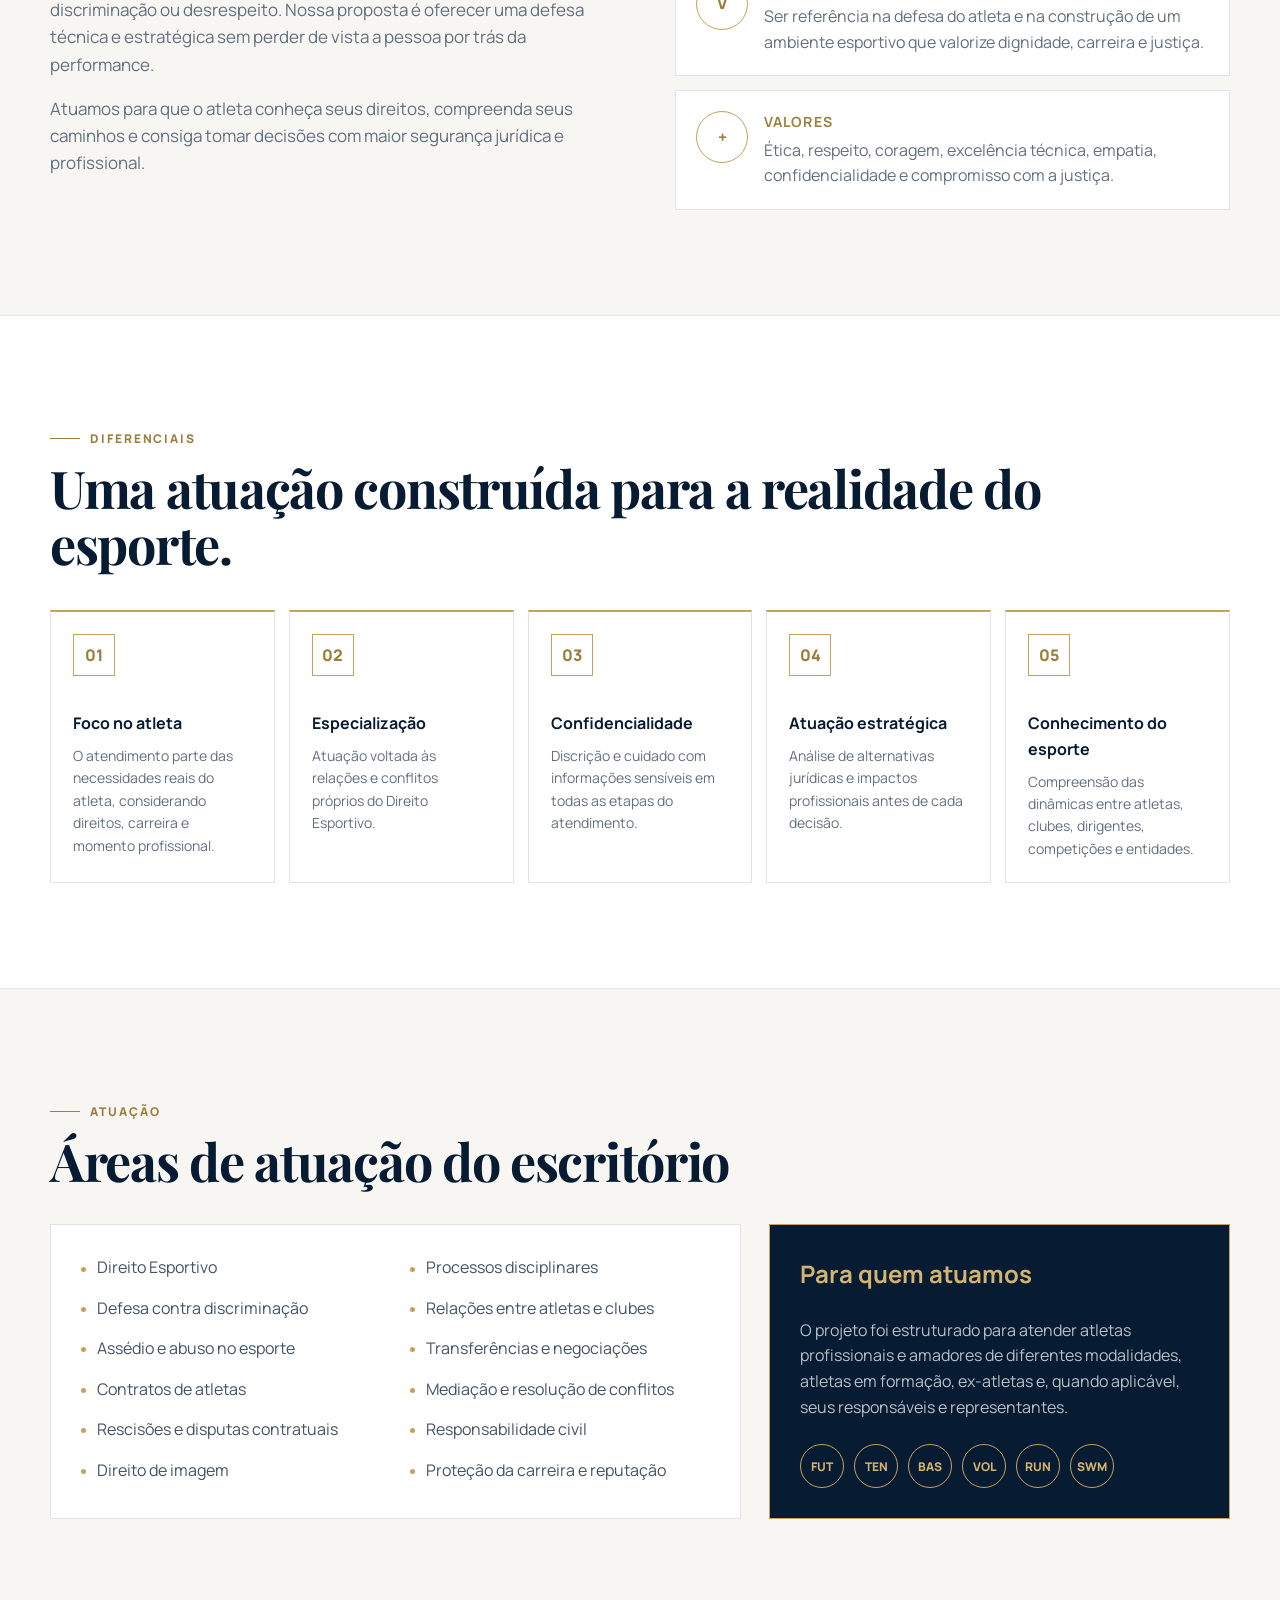
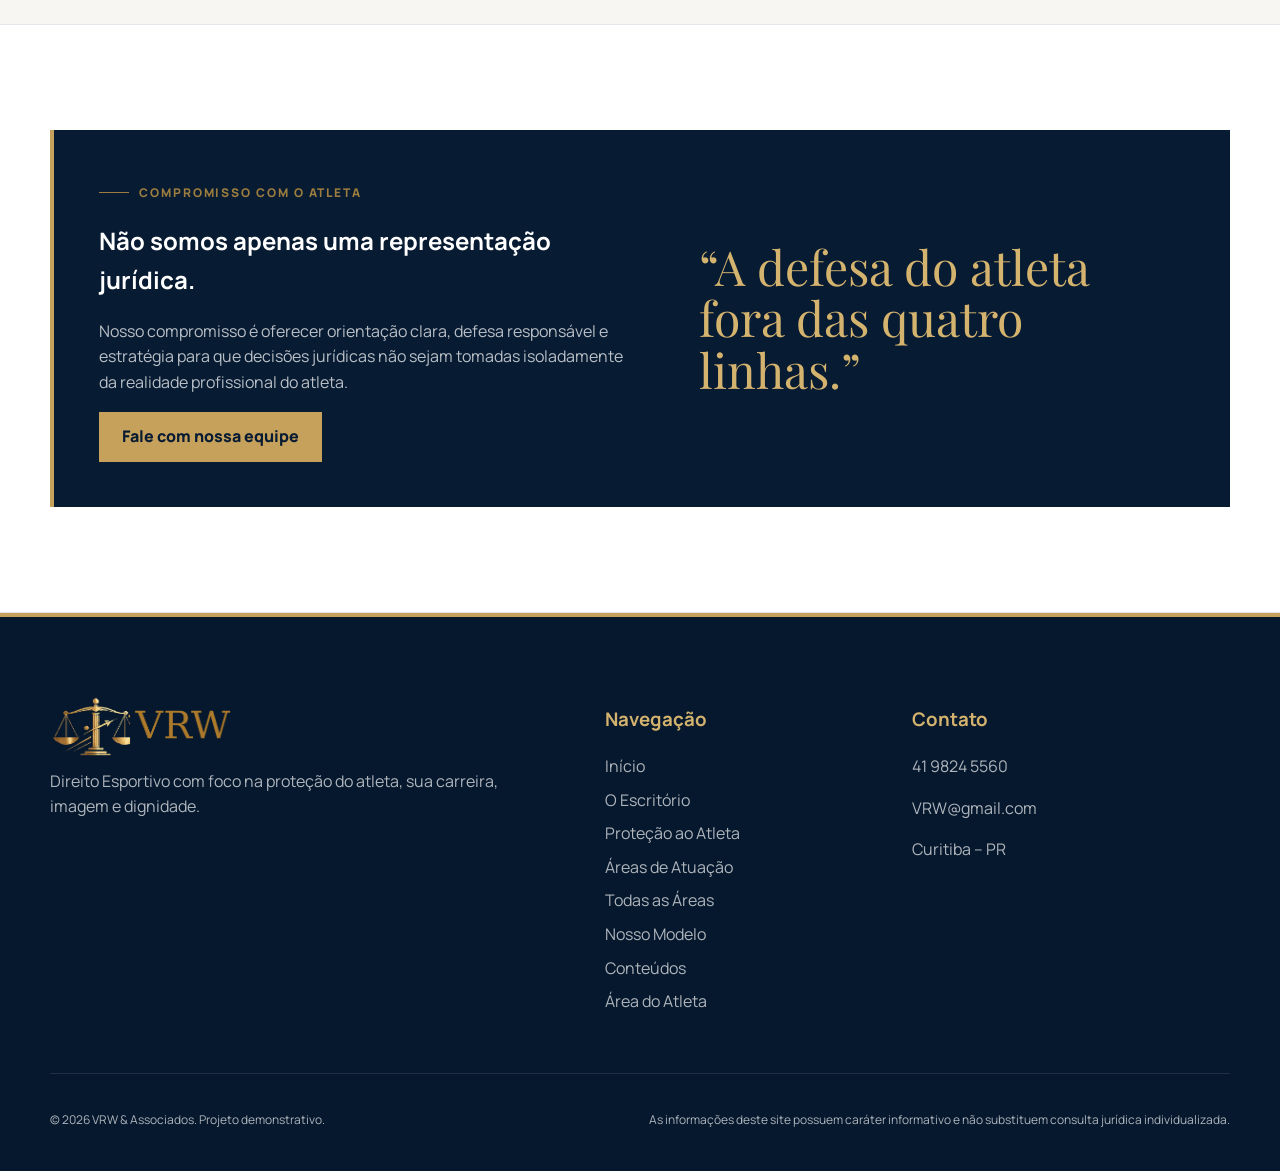
<file: escritorio.html>
<!DOCTYPE html>
<html lang="pt-BR">
<head>
  <meta charset="UTF-8" />
  <meta name="viewport" content="width=device-width, initial-scale=1.0" />
  <meta name="description" content="Conheça a VRW & Associados, escritório especializado em Direito Esportivo e proteção de atletas." />
  <title>O Escritório | VRW & Associados</title>
  <link rel="preconnect" href="https://fonts.googleapis.com">
  <link rel="preconnect" href="https://fonts.gstatic.com" crossorigin>
  <link href="https://fonts.googleapis.com/css2?family=Manrope:wght@400;500;600;700;800&family=Playfair+Display:wght@700&display=swap" rel="stylesheet">
  <link rel="stylesheet" href="style.css" />
</head>
<body class="inner-page"><div id="premiumLoader" class="premium-loader loader-b" aria-hidden="true">
<div class="loader-concept-card"><img src="assets/loader-vrw-background.jpg" alt=""><div class="vrw-loader-name" aria-label="VRW & Associados"><strong>VRW &amp; Associados</strong><span>Escritório de Advocacia Desportiva</span></div><div class="loader-progress" role="progressbar" aria-label="Carregando"><i></i></div></div></div>
  

  <a class="skip-link" href="#conteudo">Pular para o conteúdo</a>
  <header class="site-header scrolled" id="header">
    <div class="container header-inner">
      <a class="brand" href="index.html" aria-label="VRW & Associados - início">
        <span class="brand-mark"><img src="assets/logo-vrw-header.png" alt="VRW & Associados"></span>
        
      </a>
      <button class="menu-toggle" id="menuToggle" aria-label="Abrir menu" aria-expanded="false" aria-controls="mainNav">
        <span></span><span></span><span></span>
      </button>
      <nav class="main-nav" id="mainNav" aria-label="Navegação principal">
        <a href="index.html">Início</a>
        <a href="escritorio.html" class="active-page">O Escritório</a>
        <a href="protecao.html">Proteção ao Atleta</a>
        <a href="areas.html">Áreas de Atuação</a>
        <a href="todas-areas.html">Todas as Áreas</a>
        <a href="modelo.html">Nosso Modelo</a>
        <a href="conteudos.html">Conteúdos</a>
<a href="legislacao.html">Legislação</a>
        <a href="area-atleta.html" class="athlete-nav">Área do Atleta</a>
        <a href="contato.html" class="nav-cta">Fale com um especialista</a>
      </nav>
    </div>
  </header>

  <main id="conteudo">
    <section class="page-hero">
      <div class="container reveal">
        <div class="breadcrumbs"><a href="index.html">Início</a> &nbsp;›&nbsp; O Escritório</div>
        <span class="eyebrow">VRW & Associados • Direito Esportivo</span>
        <h1>O Escritório</h1>
        <p>A VRW & Associados nasce com foco na proteção integral do atleta. Unimos estratégia jurídica, sensibilidade humana e compreensão do ambiente esportivo para atuar com segurança em momentos decisivos da carreira.</p>
      </div>
    </section>

    <section class="team-feature" aria-label="Imagem da equipe do escritório"><div class="container team-feature-inner"><div class="team-photo-wrap reveal"><img src="assets/equipe-escritorio.png" alt="Imagem ilustrativa de equipe de advocacia em ambiente de escritório" loading="lazy"></div><div class="team-feature-copy reveal"><span class="section-kicker">Nossa equipe</span><h2>Compromisso com quem vive o esporte.</h2><p>Atuação jurídica estratégica, humana e dedicada à proteção dos direitos dos atletas.</p><a class="btn btn-primary" href="contato.html">Fale com nossa equipe</a></div></div></section>

    <section class="page-section">
      <div class="container office-grid">
        <div class="office-heading reveal">
          <span class="section-kicker">Nossa essência</span>
          <h2>O atleta no centro de cada decisão.</h2>
          <div class="office-copy">
            <p>O esporte transforma vidas, mas nenhum resultado justifica abuso, discriminação ou desrespeito. Nossa proposta é oferecer uma defesa técnica e estratégica sem perder de vista a pessoa por trás da performance.</p>
            <p>Atuamos para que o atleta conheça seus direitos, compreenda seus caminhos e consiga tomar decisões com maior segurança jurídica e profissional.</p>
          </div>
        </div>
        <div class="office-values reveal">
          <article class="value-card"><div class="value-icon">M</div><div><h3>Missão</h3><p>Proteger os direitos dos atletas e promover relações esportivas mais seguras, respeitosas e juridicamente responsáveis.</p></div></article>
          <article class="value-card"><div class="value-icon">V</div><div><h3>Visão</h3><p>Ser referência na defesa do atleta e na construção de um ambiente esportivo que valorize dignidade, carreira e justiça.</p></div></article>
          <article class="value-card"><div class="value-icon">+</div><div><h3>Valores</h3><p>Ética, respeito, coragem, excelência técnica, empatia, confidencialidade e compromisso com a justiça.</p></div></article>
        </div>
      </div>
    </section>

    <section class="page-section">
      <div class="container">
        <div class="office-heading reveal">
          <span class="section-kicker">Diferenciais</span>
          <h2>Uma atuação construída para a realidade do esporte.</h2>
        </div>
        <div class="differentials-grid">
          <article class="diff-card reveal"><span>01</span><h3>Foco no atleta</h3><p>O atendimento parte das necessidades reais do atleta, considerando direitos, carreira e momento profissional.</p></article>
          <article class="diff-card reveal"><span>02</span><h3>Especialização</h3><p>Atuação voltada às relações e conflitos próprios do Direito Esportivo.</p></article>
          <article class="diff-card reveal"><span>03</span><h3>Confidencialidade</h3><p>Discrição e cuidado com informações sensíveis em todas as etapas do atendimento.</p></article>
          <article class="diff-card reveal"><span>04</span><h3>Atuação estratégica</h3><p>Análise de alternativas jurídicas e impactos profissionais antes de cada decisão.</p></article>
          <article class="diff-card reveal"><span>05</span><h3>Conhecimento do esporte</h3><p>Compreensão das dinâmicas entre atletas, clubes, dirigentes, competições e entidades.</p></article>
        </div>
      </div>
    </section>

    <section class="page-section">
      <div class="container">
        <div class="office-heading reveal">
          <span class="section-kicker">Atuação</span>
          <h2>Áreas de atuação do escritório</h2>
        </div>
        <div class="office-areas-wrap">
          <div class="office-areas-list reveal">
            <div>Direito Esportivo</div><div>Processos disciplinares</div>
            <div>Defesa contra discriminação</div><div>Relações entre atletas e clubes</div>
            <div>Assédio e abuso no esporte</div><div>Transferências e negociações</div>
            <div>Contratos de atletas</div><div>Mediação e resolução de conflitos</div>
            <div>Rescisões e disputas contratuais</div><div>Responsabilidade civil</div>
            <div>Direito de imagem</div><div>Proteção da carreira e reputação</div>
          </div>
          <aside class="audience-card reveal">
            <h3>Para quem atuamos</h3>
            <p>O projeto foi estruturado para atender atletas profissionais e amadores de diferentes modalidades, atletas em formação, ex-atletas e, quando aplicável, seus responsáveis e representantes.</p>
            <div class="sport-dots" aria-label="Modalidades exemplificativas">
              <span>FUT</span><span>TEN</span><span>BAS</span><span>VOL</span><span>RUN</span><span>SWM</span>
            </div>
          </aside>
        </div>
      </div>
    </section>

    <section class="page-section">
      <div class="container commitment reveal">
        <div>
          <span class="section-kicker">Compromisso com o atleta</span>
          <h2>Não somos apenas uma representação jurídica.</h2>
          <p>Nosso compromisso é oferecer orientação clara, defesa responsável e estratégia para que decisões jurídicas não sejam tomadas isoladamente da realidade profissional do atleta.</p>
          <a class="btn btn-primary" href="contato.html">Fale com nossa equipe</a>
        </div>
        <blockquote>“A defesa do atleta fora das quatro linhas.”</blockquote>
      </div>
    </section>
  </main>

  <footer class="site-footer">
    <div class="container footer-grid">
      <div>
        <a class="brand footer-brand" href="index.html">
          <span class="brand-mark"><img src="assets/logo-vrw-header.png" alt="VRW & Associados"></span>
          
        </a>
        <p>Direito Esportivo com foco na proteção do atleta, sua carreira, imagem e dignidade.</p>
      </div>
      <div>
        <h3>Navegação</h3>
        <a href="index.html">Início</a>
        <a href="escritorio.html">O Escritório</a>
        <a href="protecao.html">Proteção ao Atleta</a>
        <a href="areas.html">Áreas de Atuação</a>
        <a href="todas-areas.html">Todas as Áreas</a>
        <a href="modelo.html">Nosso Modelo</a>
        <a href="conteudos.html">Conteúdos</a>
        <a href="area-atleta.html">Área do Atleta</a>
      </div>
      <div>
        <h3>Contato</h3>
        <p><a href="tel:+554198245560">41 9824 5560</a></p>
        <p><a href="mailto:VRW@gmail.com">VRW@gmail.com</a></p>
        <p>Curitiba – PR</p>
      </div>
    </div>
    <div class="container footer-bottom">
      <p>© 2026 VRW & Associados. Projeto demonstrativo.</p>
      <p>As informações deste site possuem caráter informativo e não substituem consulta jurídica individualizada.</p>
    </div>
  </footer>

  <script src="script.js"></script>
</body>
</html>
</file>
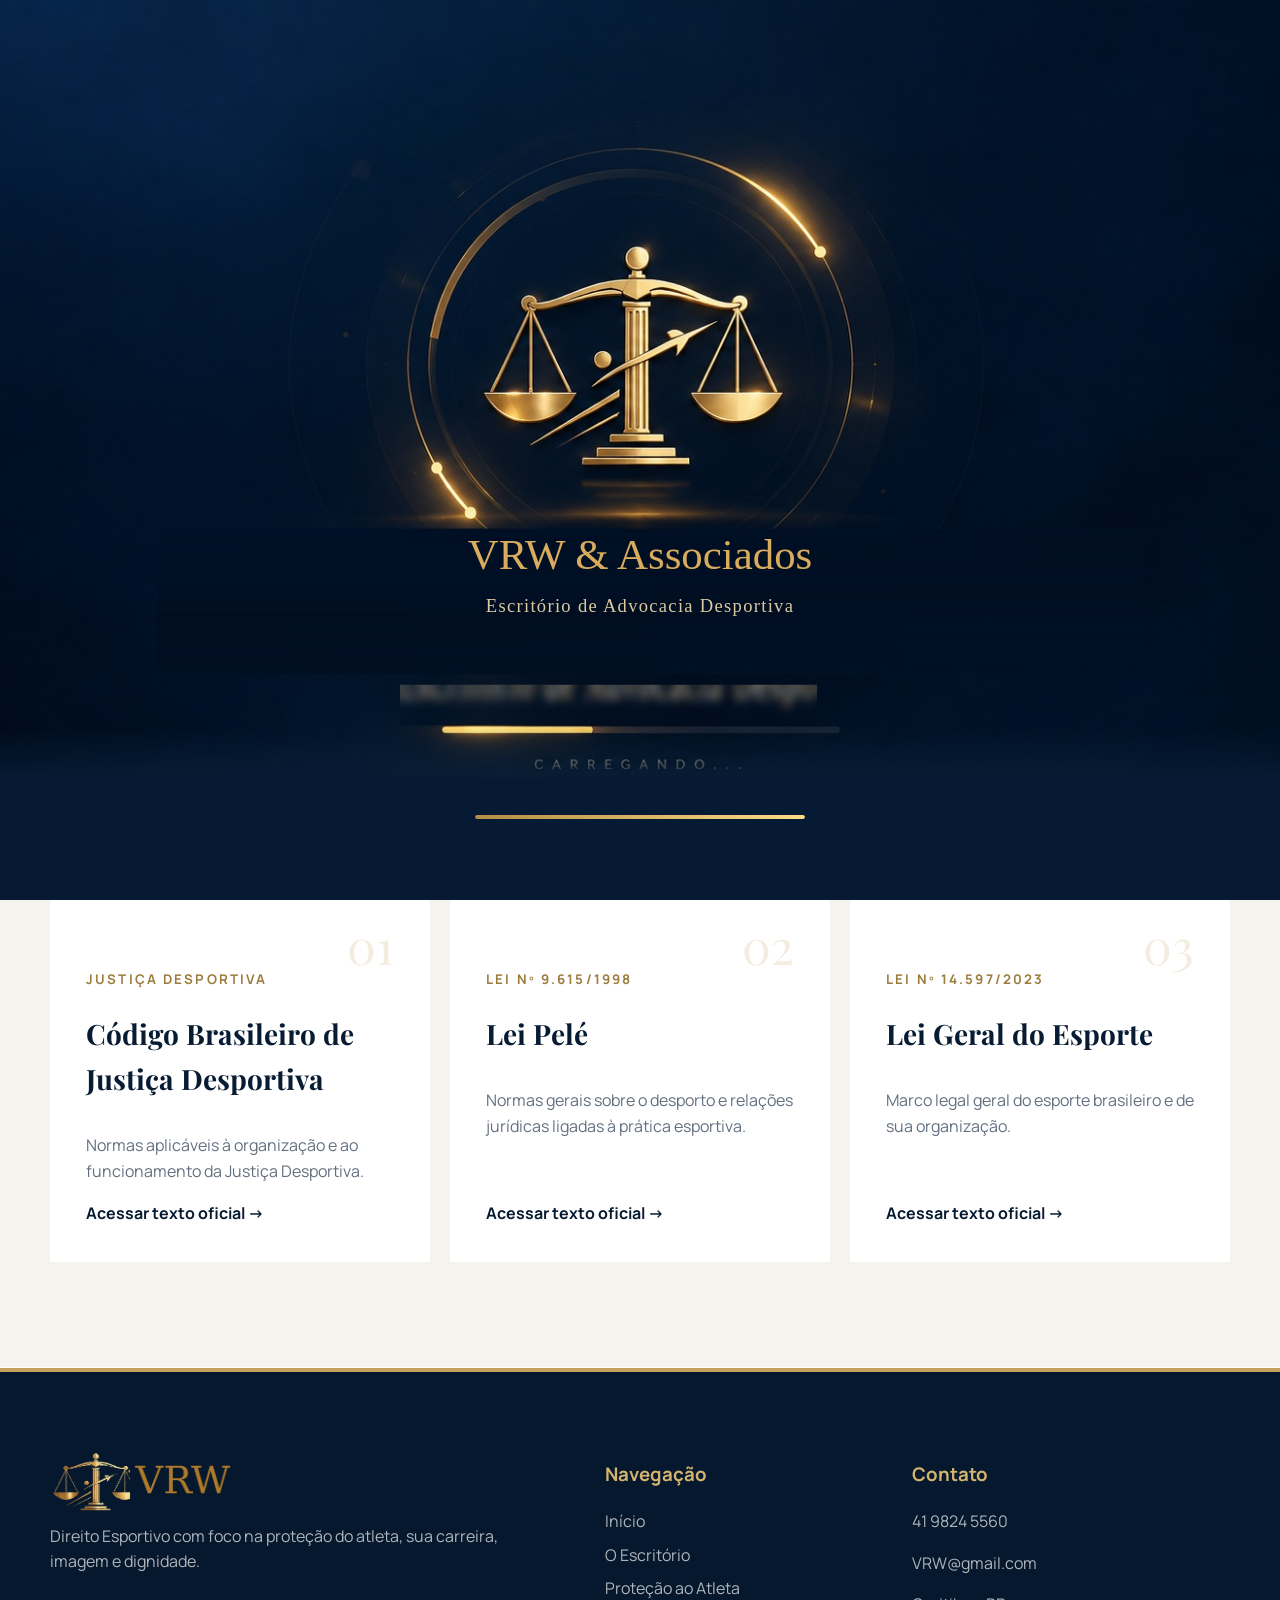
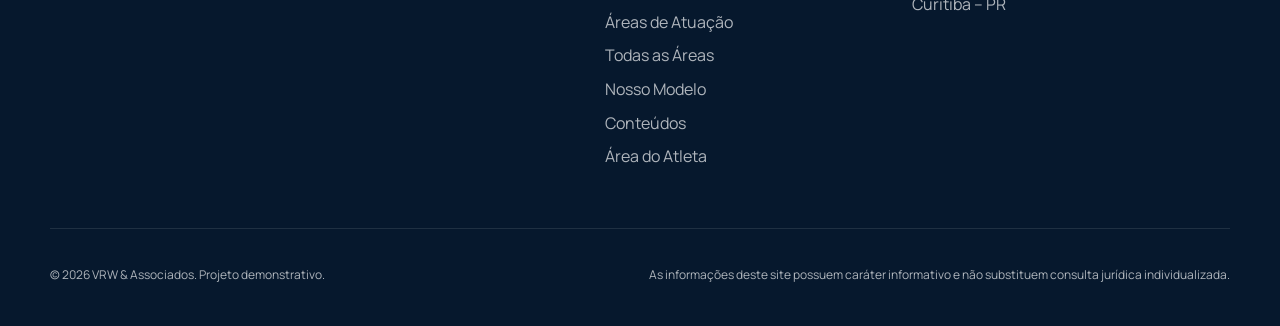
<file: legislacao.html>
<!DOCTYPE html>
<html lang="pt-BR">
<head>
  <meta charset="UTF-8" />
  <meta name="viewport" content="width=device-width, initial-scale=1.0" />
  <meta name="description" content="Informações jurídicas em linguagem acessível para ajudar atletas a reconhecer riscos e compreender melhor seus direitos." />
  <title>Legislação Esportiva | VRW & Associados</title>
  <link rel="preconnect" href="https://fonts.googleapis.com">
  <link rel="preconnect" href="https://fonts.gstatic.com" crossorigin>
  <link href="https://fonts.googleapis.com/css2?family=Manrope:wght@400;500;600;700;800&family=Playfair+Display:wght@700&display=swap" rel="stylesheet">
  <link rel="stylesheet" href="style.css" />
</head>
<body class="inner-page"><div id="premiumLoader" class="premium-loader loader-b" aria-hidden="true">
<div class="loader-concept-card"><img src="assets/loader-vrw-background.jpg" alt=""><div class="vrw-loader-name" aria-label="VRW & Associados"><strong>VRW &amp; Associados</strong><span>Escritório de Advocacia Desportiva</span></div><div class="loader-progress" role="progressbar" aria-label="Carregando"><i></i></div></div></div>
  

  <a class="skip-link" href="#conteudo">Pular para o conteúdo</a>
  <header class="site-header scrolled" id="header">
    <div class="container header-inner">
      <a class="brand" href="index.html" aria-label="VRW & Associados - início">
        <span class="brand-mark"><img src="assets/logo-vrw-header.png" alt="VRW & Associados"></span>
        
      </a>
      <button class="menu-toggle" id="menuToggle" aria-label="Abrir menu" aria-expanded="false" aria-controls="mainNav">
        <span></span><span></span><span></span>
      </button>
      <nav class="main-nav" id="mainNav" aria-label="Navegação principal">
        <a href="index.html">Início</a>
        <a href="escritorio.html">O Escritório</a>
        <a href="protecao.html">Proteção ao Atleta</a>
        <a href="areas.html">Áreas de Atuação</a>
        <a href="todas-areas.html">Todas as Áreas</a>
        <a href="modelo.html">Nosso Modelo</a>
        <a href="conteudos.html">Conteúdos</a>
<a href="legislacao.html" class="active-page">Legislação</a>
        <a href="area-atleta.html" class="athlete-nav">Área do Atleta</a>
        <a href="contato.html" class="nav-cta">Fale com um especialista</a>
      </nav>
    </div>
  </header>
  <main>
<section class="page-hero">
  <div class="container">
    <div class="page-hero-content motion-scene-copy">
      <div class="breadcrumb">Início › Legislação Esportiva</div>
      <div class="eyebrow">VRW & ASSOCIADOS • BIBLIOTECA JURÍDICA</div>
      <h1>Legislação Esportiva</h1>
      <p>Acesso rápido a referências fundamentais do Direito Esportivo brasileiro.</p>
    </div>
  </div>
</section>
<section class="section legislation-section">
  <div class="container">
    <div class="section-heading">
      <div class="eyebrow">BASES DO DIREITO ESPORTIVO</div>
      <h2>Normas e códigos essenciais.</h2>
      <p>Consulte os textos oficiais. Como a legislação pode sofrer alterações, confira sempre a redação vigente na fonte indicada.</p>
    </div>
    <div class="legislation-grid">
      <article class="law-card"><span>01</span><small>JUSTIÇA DESPORTIVA</small><h3>Código Brasileiro de Justiça Desportiva</h3><p>Normas aplicáveis à organização e ao funcionamento da Justiça Desportiva.</p><a target="_blank" rel="noopener" href="https://www.gov.br/esporte/pt-br/composicao/orgao-colegiado/conselho-nacional-do-esporte/codigo_brasileiro_justica_desportiva.pdf">Acessar texto oficial →</a></article>
      <article class="law-card"><span>02</span><small>LEI Nº 9.615/1998</small><h3>Lei Pelé</h3><p>Normas gerais sobre o desporto e relações jurídicas ligadas à prática esportiva.</p><a target="_blank" rel="noopener" href="https://www.planalto.gov.br/ccivil_03/leis/l9615consol.htm">Acessar texto oficial →</a></article>
      <article class="law-card"><span>03</span><small>LEI Nº 14.597/2023</small><h3>Lei Geral do Esporte</h3><p>Marco legal geral do esporte brasileiro e de sua organização.</p><a target="_blank" rel="noopener" href="https://planalto.gov.br/ccivil_03/_ato2023-2026/2023/lei/l14597.htm">Acessar texto oficial →</a></article>
    </div>
  </div>
</section>
</main>
  <footer class="site-footer">
    <div class="container footer-grid">
      <div>
        <a class="brand footer-brand" href="index.html">
          <span class="brand-mark"><img src="assets/logo-vrw-header.png" alt="VRW & Associados"></span>
          
        </a>
        <p>Direito Esportivo com foco na proteção do atleta, sua carreira, imagem e dignidade.</p>
      </div>
      <div>
        <h3>Navegação</h3>
        <a href="index.html">Início</a>
        <a href="escritorio.html">O Escritório</a>
        <a href="protecao.html">Proteção ao Atleta</a>
        <a href="areas.html">Áreas de Atuação</a>
        <a href="todas-areas.html">Todas as Áreas</a>
        <a href="modelo.html">Nosso Modelo</a>
        <a href="conteudos.html">Conteúdos</a>
        <a href="area-atleta.html">Área do Atleta</a>
      </div>
      <div>
        <h3>Contato</h3>
        <p><a href="tel:+554198245560">41 9824 5560</a></p>
        <p><a href="mailto:VRW@gmail.com">VRW@gmail.com</a></p>
        <p>Curitiba – PR</p>
      </div>
    </div>
    <div class="container footer-bottom">
      <p>© 2026 VRW & Associados. Projeto demonstrativo.</p>
      <p>As informações deste site possuem caráter informativo e não substituem consulta jurídica individualizada.</p>
    </div>
  </footer>
  <script src="script.js"></script>
</body>
</html>
</file>
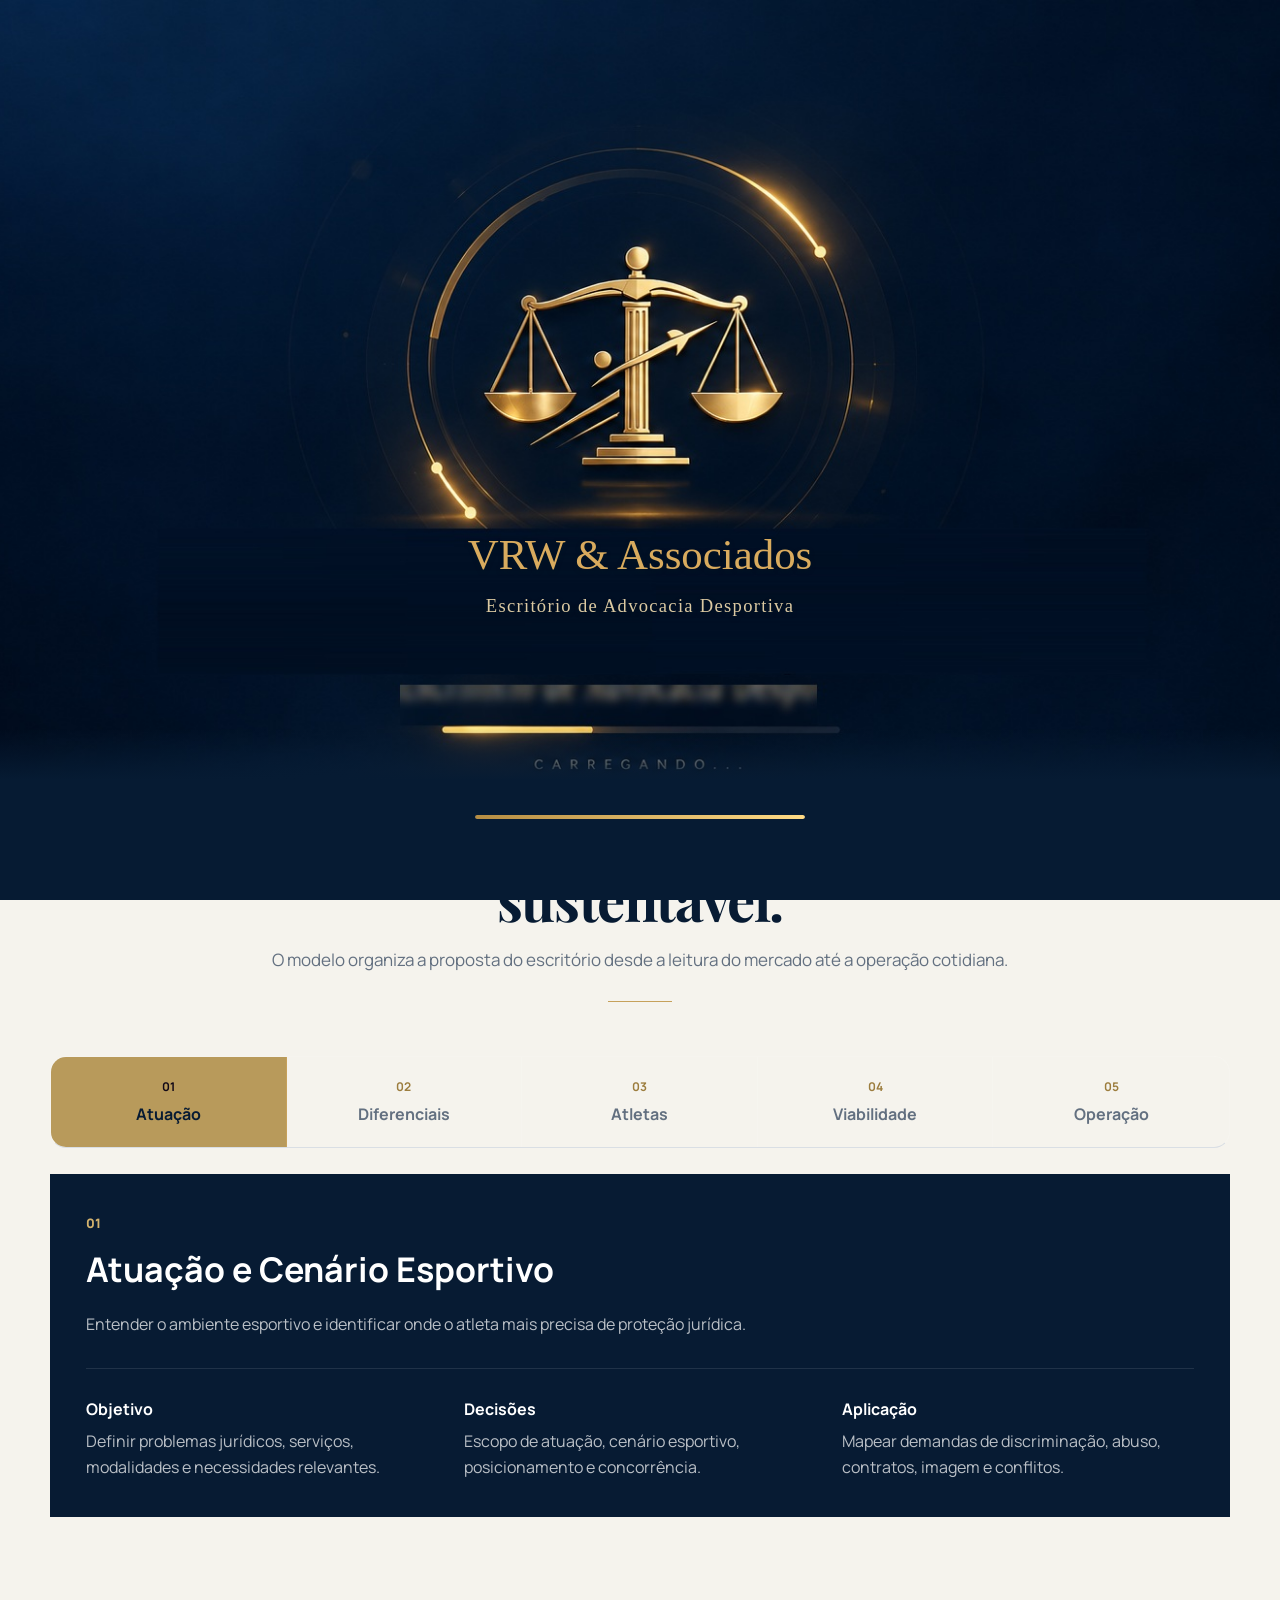
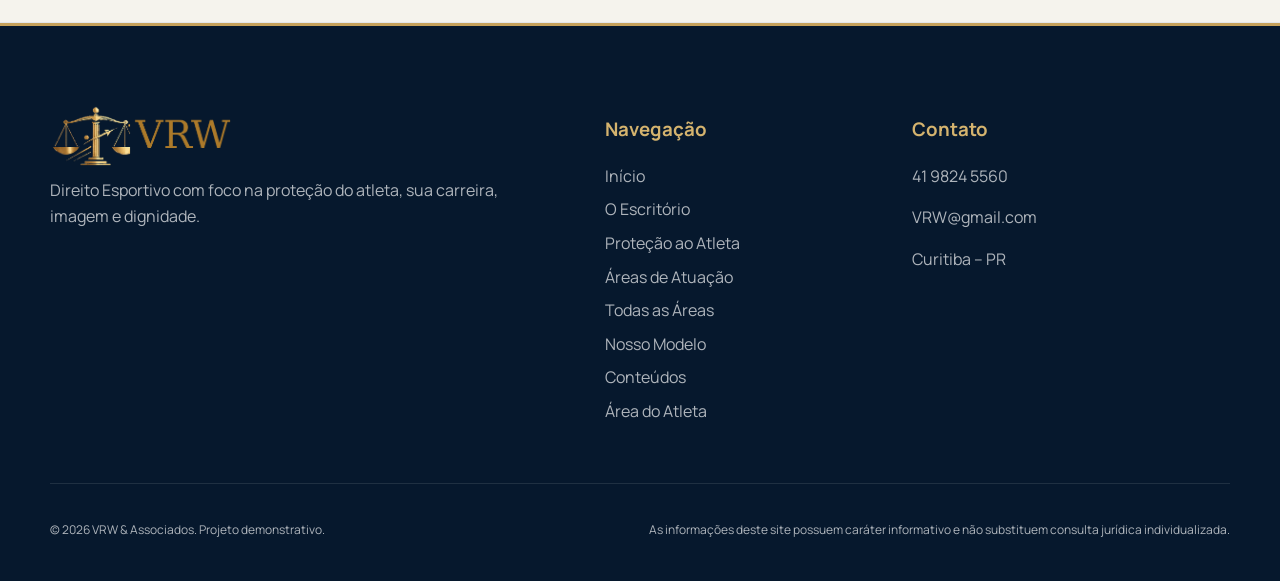
<file: modelo.html>
<!DOCTYPE html>
<html lang="pt-BR">
<head>
  <meta charset="UTF-8" />
  <meta name="viewport" content="width=device-width, initial-scale=1.0" />
  <meta name="description" content="Conheça as cinco frentes usadas para estruturar a VRW & Associados como um escritório especializado, organizado e sustentável." />
  <title>Nosso Modelo | VRW & Associados</title>
  <link rel="preconnect" href="https://fonts.googleapis.com">
  <link rel="preconnect" href="https://fonts.gstatic.com" crossorigin>
  <link href="https://fonts.googleapis.com/css2?family=Manrope:wght@400;500;600;700;800&family=Playfair+Display:wght@700&display=swap" rel="stylesheet">
  <link rel="stylesheet" href="style.css" />
</head>
<body class="inner-page"><div id="premiumLoader" class="premium-loader loader-b" aria-hidden="true">
<div class="loader-concept-card"><img src="assets/loader-vrw-background.jpg" alt=""><div class="vrw-loader-name" aria-label="VRW & Associados"><strong>VRW &amp; Associados</strong><span>Escritório de Advocacia Desportiva</span></div><div class="loader-progress" role="progressbar" aria-label="Carregando"><i></i></div></div></div>
  

  <a class="skip-link" href="#conteudo">Pular para o conteúdo</a>
  <header class="site-header scrolled" id="header">
    <div class="container header-inner">
      <a class="brand" href="index.html" aria-label="VRW & Associados - início">
        <span class="brand-mark"><img src="assets/logo-vrw-header.png" alt="VRW & Associados"></span>
        
      </a>
      <button class="menu-toggle" id="menuToggle" aria-label="Abrir menu" aria-expanded="false" aria-controls="mainNav">
        <span></span><span></span><span></span>
      </button>
      <nav class="main-nav" id="mainNav" aria-label="Navegação principal">
        <a href="index.html">Início</a>
        <a href="escritorio.html">O Escritório</a>
        <a href="protecao.html">Proteção ao Atleta</a>
        <a href="areas.html">Áreas de Atuação</a>
        <a href="todas-areas.html">Todas as Áreas</a>
        <a href="modelo.html" class="active-page">Nosso Modelo</a>
        <a href="conteudos.html">Conteúdos</a>
<a href="legislacao.html">Legislação</a>
        <a href="area-atleta.html" class="athlete-nav">Área do Atleta</a>
        <a href="contato.html" class="nav-cta">Fale com um especialista</a>
      </nav>
    </div>
  </header>
  <main id="conteudo">
    <section class="page-hero">
      <div class="container reveal">
        <div class="breadcrumbs"><a href="index.html">Início</a> &nbsp;›&nbsp; Nosso Modelo</div>
        <span class="eyebrow">Estratégia • Negócio • Operação</span>
        <h1>Nosso Modelo</h1>
        <p>Conheça as cinco frentes usadas para estruturar a VRW & Associados como um escritório especializado, organizado e sustentável.</p>
      </div>
    </section>
    
<section class="page-section model-page-section">
  <div class="container">
    <div class="section-heading centered reveal">
      <span class="section-kicker">Estrutura do negócio</span>
      <h2>Cinco frentes para transformar especialização em um escritório sustentável.</h2>
      <p>O modelo organiza a proposta do escritório desde a leitura do mercado até a operação cotidiana.</p>
    </div>
    <div class="model-tabs reveal" role="tablist" aria-label="Etapas do modelo de negócio">
      <button class="model-tab active" role="tab" aria-selected="true" data-tab="1"><b>01</b><span>Atuação</span></button>
      <button class="model-tab" role="tab" aria-selected="false" data-tab="2"><b>02</b><span>Diferenciais</span></button>
      <button class="model-tab" role="tab" aria-selected="false" data-tab="3"><b>03</b><span>Atletas</span></button>
      <button class="model-tab" role="tab" aria-selected="false" data-tab="4"><b>04</b><span>Viabilidade</span></button>
      <button class="model-tab" role="tab" aria-selected="false" data-tab="5"><b>05</b><span>Operação</span></button>
    </div>
    <div class="model-panels">
      <article class="model-panel active reveal" data-panel="1">
        <div><span class="panel-number">01</span><h3>Atuação e Cenário Esportivo</h3><p class="panel-lead">Entender o ambiente esportivo e identificar onde o atleta mais precisa de proteção jurídica.</p></div>
        <div class="panel-columns"><div><h4>Objetivo</h4><p>Definir problemas jurídicos, serviços, modalidades e necessidades relevantes.</p></div><div><h4>Decisões</h4><p>Escopo de atuação, cenário esportivo, posicionamento e concorrência.</p></div><div><h4>Aplicação</h4><p>Mapear demandas de discriminação, abuso, contratos, imagem e conflitos.</p></div></div>
      </article>
      <article class="model-panel" data-panel="2">
        <div><span class="panel-number">02</span><h3>Especialização e Diferenciais</h3><p class="panel-lead">Construir um escritório reconhecido por colocar os direitos e a dignidade do atleta no centro.</p></div>
        <div class="panel-columns"><div><h4>Objetivo</h4><p>Definir por que o atleta escolheria o escritório.</p></div><div><h4>Decisões</h4><p>Especialização, confidencialidade, atendimento individualizado e tecnologia.</p></div><div><h4>Aplicação</h4><p>Linguagem acessível, respostas rápidas e estratégia profissional.</p></div></div>
      </article>
      <article class="model-panel" data-panel="3">
        <div><span class="panel-number">03</span><h3>Atletas e Relacionamento</h3><p class="panel-lead">Criar canais seguros para que atletas conheçam seus direitos e encontrem orientação.</p></div>
        <div class="panel-columns"><div><h4>Público</h4><p>Profissionais, base, amadores, atletas em formação e ex-atletas.</p></div><div><h4>Canais</h4><p>Indicações, redes sociais, conteúdo, palestras, eventos e parcerias.</p></div><div><h4>Aplicação</h4><p>Conteúdo claro e canais de contato confidenciais.</p></div></div>
      </article>
      <article class="model-panel" data-panel="4">
        <div><span class="panel-number">04</span><h3>Honorários e Sustentabilidade</h3><p class="panel-lead">Construir um modelo responsável e financeiramente sustentável.</p></div>
        <div class="panel-columns"><div><h4>Objetivo</h4><p>Equilibrar acesso, custos, tempo técnico e sustentabilidade.</p></div><div><h4>Serviços</h4><p>Consultas, contratos, negociações, processos e acompanhamento.</p></div><div><h4>Aplicação</h4><p>Escopo claro e honorários compatíveis, sem promessas de resultado.</p></div></div>
      </article>
      <article class="model-panel" data-panel="5">
        <div><span class="panel-number">05</span><h3>Estrutura e Operação</h3><p class="panel-lead">Garantir atendimento eficiente, seguro e especializado.</p></div>
        <div class="panel-columns"><div><h4>Objetivo</h4><p>Organizar equipe, responsabilidades, atendimento e documentação.</p></div><div><h4>Decisões</h4><p>Gestão de casos, segurança de dados, tecnologia e parceiros.</p></div><div><h4>Aplicação</h4><p>Fluxos padronizados de atendimento e acompanhamento.</p></div></div>
      </article>
    </div>
  </div>
</section>

  </main>
  <footer class="site-footer">
    <div class="container footer-grid">
      <div>
        <a class="brand footer-brand" href="index.html">
          <span class="brand-mark"><img src="assets/logo-vrw-header.png" alt="VRW & Associados"></span>
          
        </a>
        <p>Direito Esportivo com foco na proteção do atleta, sua carreira, imagem e dignidade.</p>
      </div>
      <div>
        <h3>Navegação</h3>
        <a href="index.html">Início</a>
        <a href="escritorio.html">O Escritório</a>
        <a href="protecao.html">Proteção ao Atleta</a>
        <a href="areas.html">Áreas de Atuação</a>
        <a href="todas-areas.html">Todas as Áreas</a>
        <a href="modelo.html">Nosso Modelo</a>
        <a href="conteudos.html">Conteúdos</a>
        <a href="area-atleta.html">Área do Atleta</a>
      </div>
      <div>
        <h3>Contato</h3>
        <p><a href="tel:+554198245560">41 9824 5560</a></p>
        <p><a href="mailto:VRW@gmail.com">VRW@gmail.com</a></p>
        <p>Curitiba – PR</p>
      </div>
    </div>
    <div class="container footer-bottom">
      <p>© 2026 VRW & Associados. Projeto demonstrativo.</p>
      <p>As informações deste site possuem caráter informativo e não substituem consulta jurídica individualizada.</p>
    </div>
  </footer>
  <script src="script.js"></script>
</body>
</html>
</file>
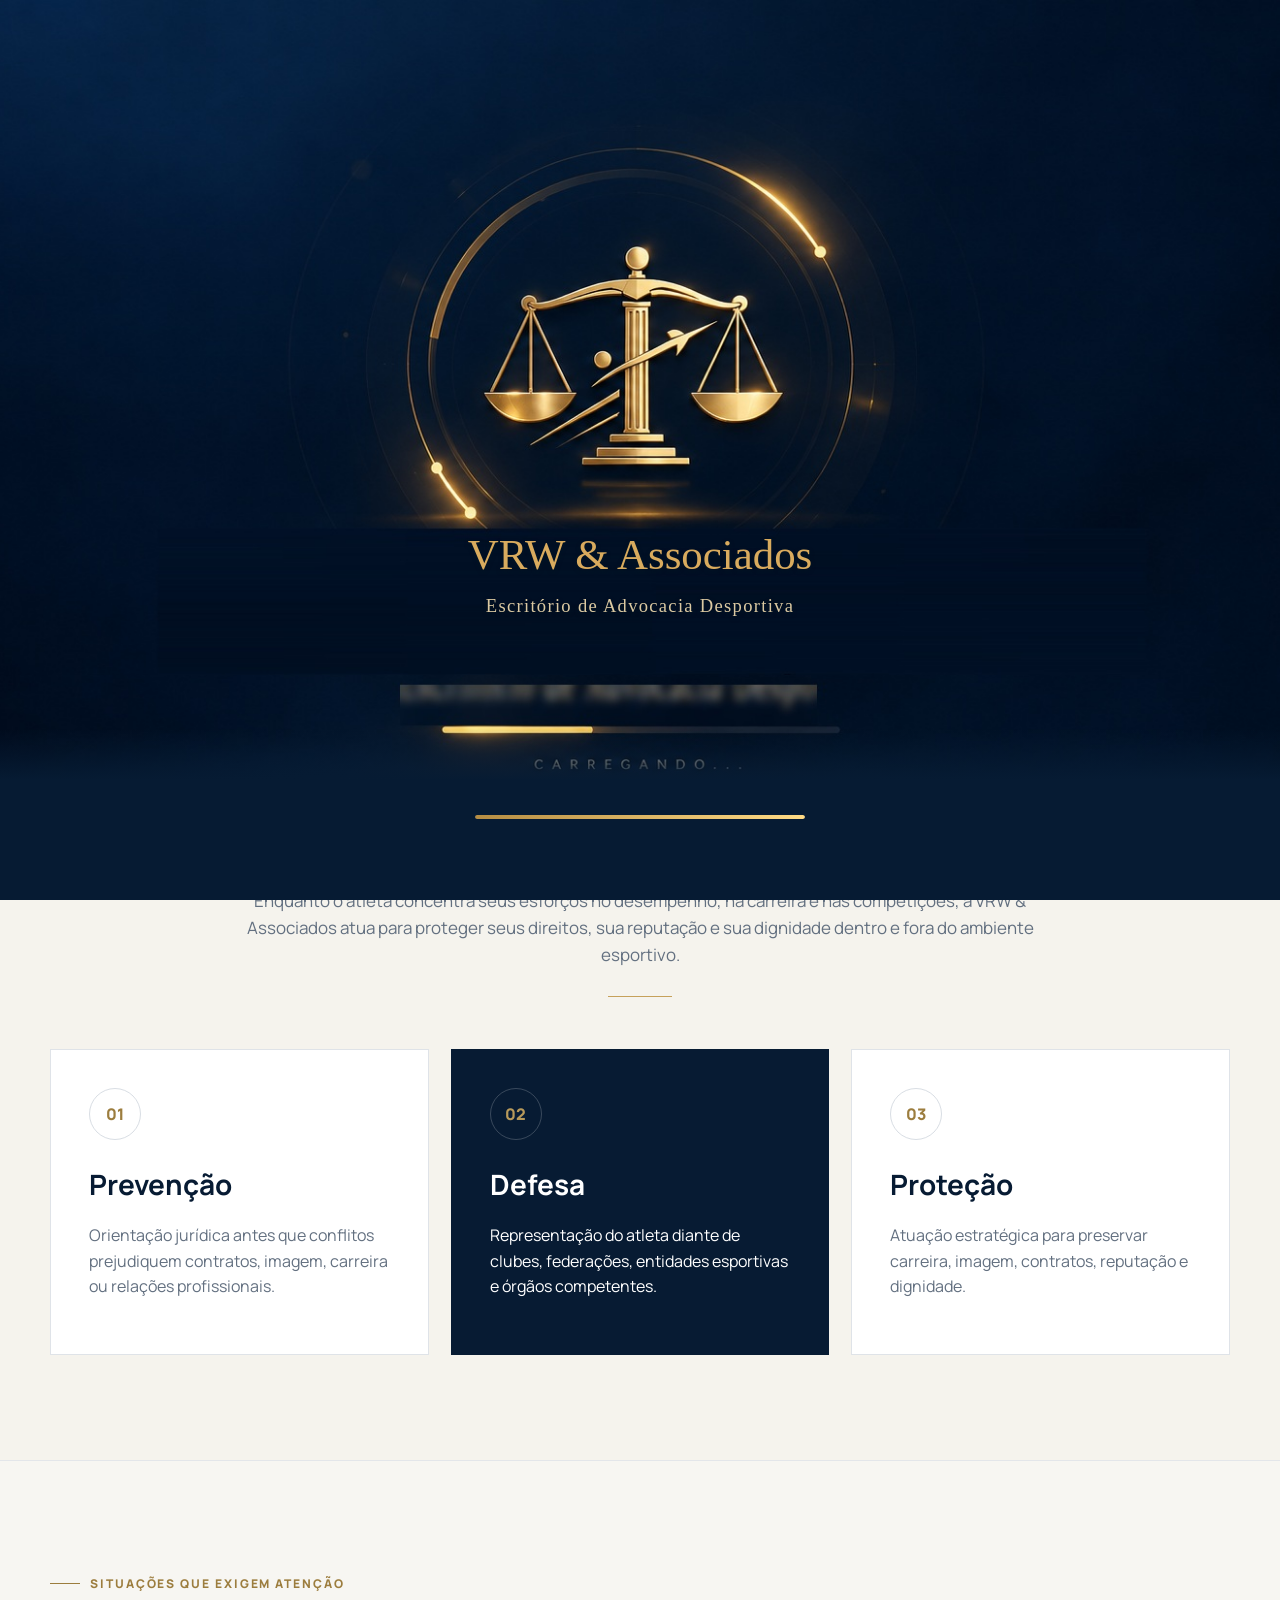
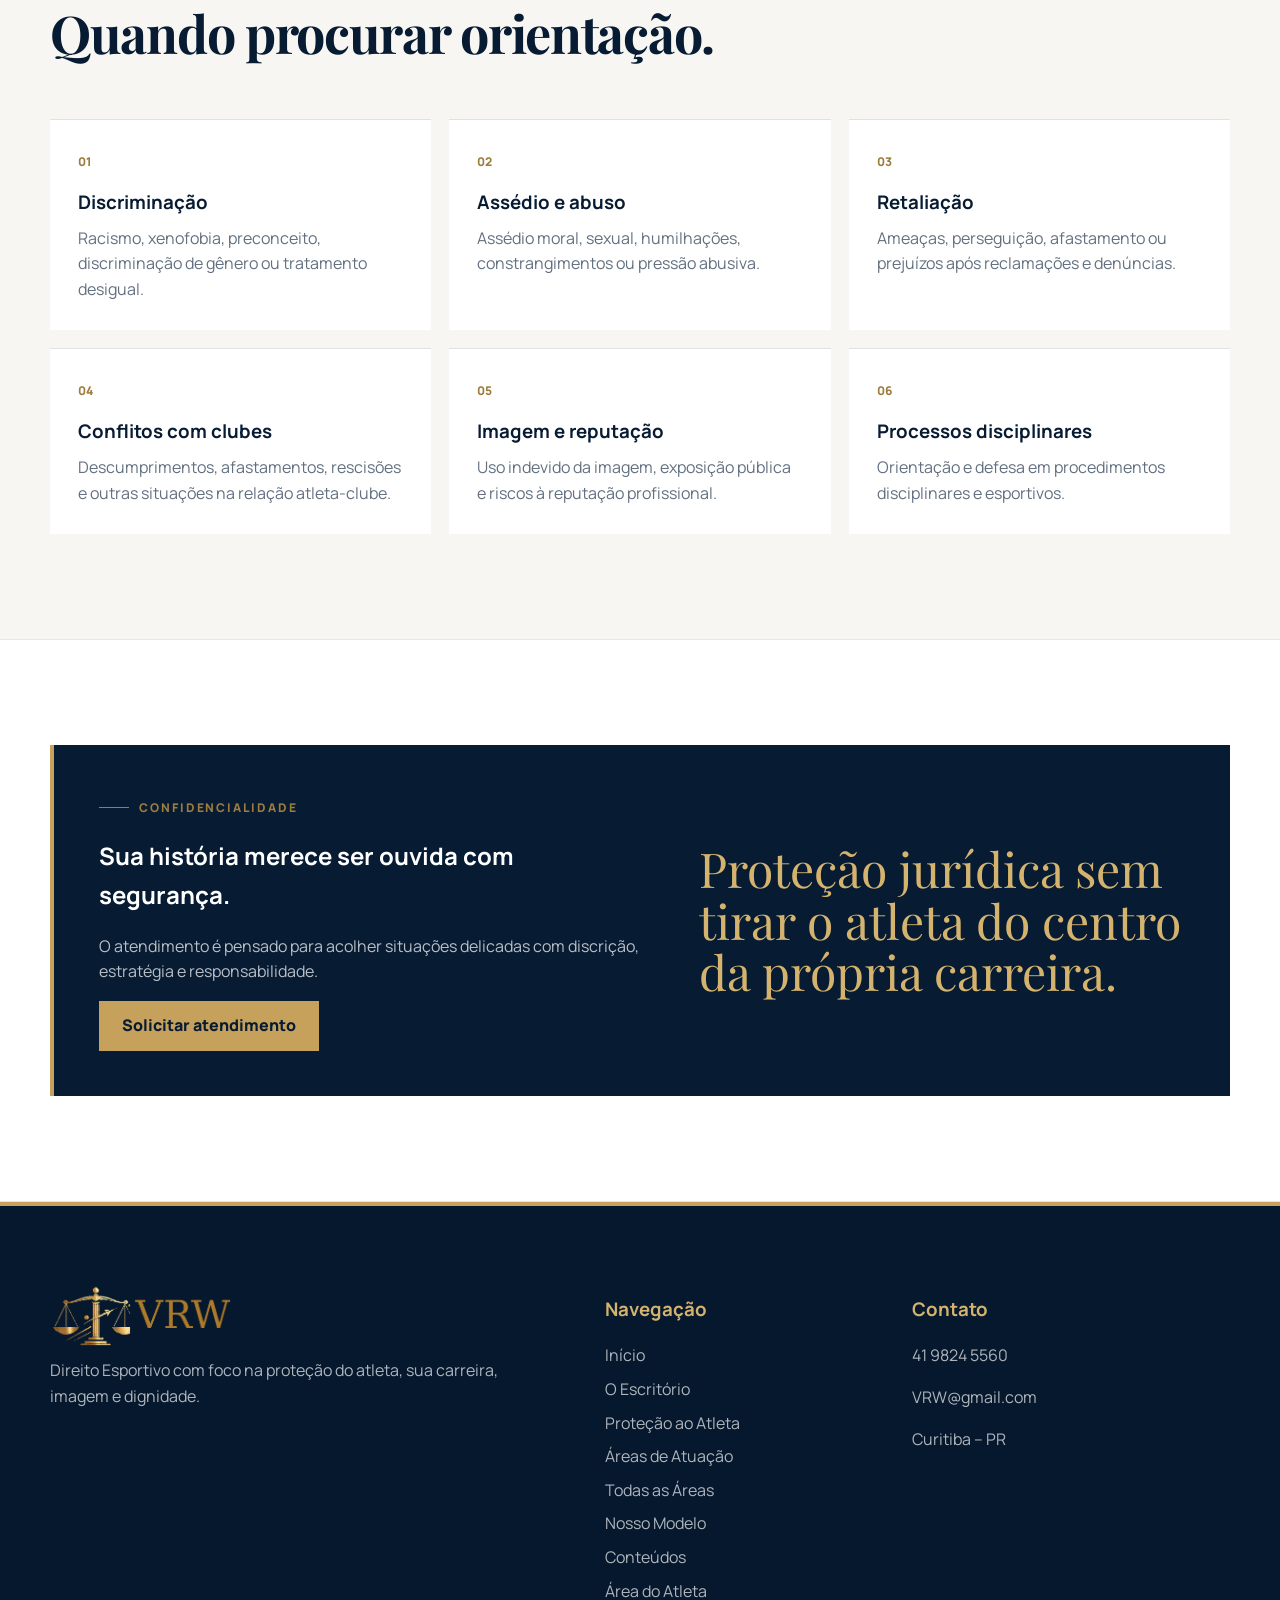
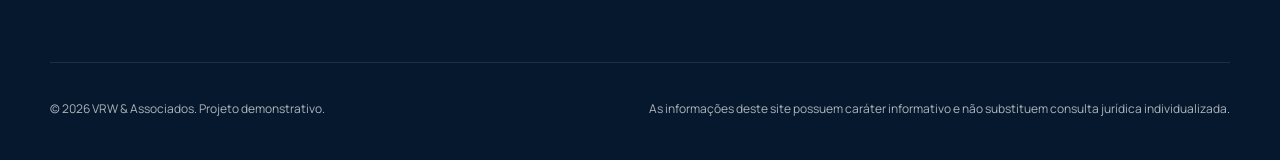
<file: protecao.html>
<!DOCTYPE html>
<html lang="pt-BR">
<head>
  <meta charset="UTF-8" />
  <meta name="viewport" content="width=device-width, initial-scale=1.0" />
  <meta name="description" content="Defesa jurídica para atletas que enfrentam discriminação, assédio, abuso, retaliação, conflitos com clubes e outras situações capazes de afetar sua carreira e dignidade." />
  <title>Proteção ao Atleta | VRW & Associados</title>
  <link rel="preconnect" href="https://fonts.googleapis.com">
  <link rel="preconnect" href="https://fonts.gstatic.com" crossorigin>
  <link href="https://fonts.googleapis.com/css2?family=Manrope:wght@400;500;600;700;800&family=Playfair+Display:wght@700&display=swap" rel="stylesheet">
  <link rel="stylesheet" href="style.css" />
</head>
<body class="inner-page"><div id="premiumLoader" class="premium-loader loader-b" aria-hidden="true">
<div class="loader-concept-card"><img src="assets/loader-vrw-background.jpg" alt=""><div class="vrw-loader-name" aria-label="VRW & Associados"><strong>VRW &amp; Associados</strong><span>Escritório de Advocacia Desportiva</span></div><div class="loader-progress" role="progressbar" aria-label="Carregando"><i></i></div></div></div>
  

  <a class="skip-link" href="#conteudo">Pular para o conteúdo</a>
  <header class="site-header scrolled" id="header">
    <div class="container header-inner">
      <a class="brand" href="index.html" aria-label="VRW & Associados - início">
        <span class="brand-mark"><img src="assets/logo-vrw-header.png" alt="VRW & Associados"></span>
        
      </a>
      <button class="menu-toggle" id="menuToggle" aria-label="Abrir menu" aria-expanded="false" aria-controls="mainNav">
        <span></span><span></span><span></span>
      </button>
      <nav class="main-nav" id="mainNav" aria-label="Navegação principal">
        <a href="index.html">Início</a>
        <a href="escritorio.html">O Escritório</a>
        <a href="protecao.html" class="active-page">Proteção ao Atleta</a>
        <a href="areas.html">Áreas de Atuação</a>
        <a href="todas-areas.html">Todas as Áreas</a>
        <a href="modelo.html">Nosso Modelo</a>
        <a href="conteudos.html">Conteúdos</a>
<a href="legislacao.html">Legislação</a>
        <a href="area-atleta.html" class="athlete-nav">Área do Atleta</a>
        <a href="contato.html" class="nav-cta">Fale com um especialista</a>
      </nav>
    </div>
  </header>
  <main id="conteudo">
    <section class="page-hero">
      <div class="container reveal">
        <div class="breadcrumbs"><a href="index.html">Início</a> &nbsp;›&nbsp; Proteção ao Atleta</div>
        <span class="eyebrow">Direito Esportivo • Proteção • Estratégia</span>
        <h1>Proteção ao Atleta</h1>
        <p>Defesa jurídica para atletas que enfrentam discriminação, assédio, abuso, retaliação, conflitos com clubes e outras situações capazes de afetar sua carreira e dignidade.</p>
      </div>
    </section>
    
<section class="page-section">
  <div class="container">
    <div class="section-heading centered reveal">
      <span class="section-kicker">Proteção integral</span>
      <h2>O atleta também precisa de quem jogue por ele.</h2>
      <p>Enquanto o atleta concentra seus esforços no desempenho, na carreira e nas competições, a VRW & Associados atua para proteger seus direitos, sua reputação e sua dignidade dentro e fora do ambiente esportivo.</p>
    </div>
    <div class="pillar-grid">
      <article class="pillar-card reveal"><div class="pillar-number">01</div><h3>Prevenção</h3><p>Orientação jurídica antes que conflitos prejudiquem contratos, imagem, carreira ou relações profissionais.</p></article>
      <article class="pillar-card featured reveal"><div class="pillar-number">02</div><h3>Defesa</h3><p>Representação do atleta diante de clubes, federações, entidades esportivas e órgãos competentes.</p></article>
      <article class="pillar-card reveal"><div class="pillar-number">03</div><h3>Proteção</h3><p>Atuação estratégica para preservar carreira, imagem, contratos, reputação e dignidade.</p></article>
    </div>
  </div>
</section>

<section class="page-section">
  <div class="container">
    <div class="office-heading reveal">
      <span class="section-kicker">Situações que exigem atenção</span>
      <h2>Quando procurar orientação.</h2>
    </div>
    <div class="issue-grid dark-card-grid">
      <article class="issue-card reveal"><span>01</span><h3>Discriminação</h3><p>Racismo, xenofobia, preconceito, discriminação de gênero ou tratamento desigual.</p></article>
      <article class="issue-card reveal"><span>02</span><h3>Assédio e abuso</h3><p>Assédio moral, sexual, humilhações, constrangimentos ou pressão abusiva.</p></article>
      <article class="issue-card reveal"><span>03</span><h3>Retaliação</h3><p>Ameaças, perseguição, afastamento ou prejuízos após reclamações e denúncias.</p></article>
      <article class="issue-card reveal"><span>04</span><h3>Conflitos com clubes</h3><p>Descumprimentos, afastamentos, rescisões e outras situações na relação atleta-clube.</p></article>
      <article class="issue-card reveal"><span>05</span><h3>Imagem e reputação</h3><p>Uso indevido da imagem, exposição pública e riscos à reputação profissional.</p></article>
      <article class="issue-card reveal"><span>06</span><h3>Processos disciplinares</h3><p>Orientação e defesa em procedimentos disciplinares e esportivos.</p></article>
    </div>
  </div>
</section>

<section class="page-section">
  <div class="container commitment reveal">
    <div><span class="section-kicker">Confidencialidade</span><h2>Sua história merece ser ouvida com segurança.</h2><p>O atendimento é pensado para acolher situações delicadas com discrição, estratégia e responsabilidade.</p><a class="btn btn-primary" href="contato.html">Solicitar atendimento</a></div>
    <blockquote>Proteção jurídica sem tirar o atleta do centro da própria carreira.</blockquote>
  </div>
</section>

  </main>
  <footer class="site-footer">
    <div class="container footer-grid">
      <div>
        <a class="brand footer-brand" href="index.html">
          <span class="brand-mark"><img src="assets/logo-vrw-header.png" alt="VRW & Associados"></span>
          
        </a>
        <p>Direito Esportivo com foco na proteção do atleta, sua carreira, imagem e dignidade.</p>
      </div>
      <div>
        <h3>Navegação</h3>
        <a href="index.html">Início</a>
        <a href="escritorio.html">O Escritório</a>
        <a href="protecao.html">Proteção ao Atleta</a>
        <a href="areas.html">Áreas de Atuação</a>
        <a href="todas-areas.html">Todas as Áreas</a>
        <a href="modelo.html">Nosso Modelo</a>
        <a href="conteudos.html">Conteúdos</a>
        <a href="area-atleta.html">Área do Atleta</a>
      </div>
      <div>
        <h3>Contato</h3>
        <p><a href="tel:+554198245560">41 9824 5560</a></p>
        <p><a href="mailto:VRW@gmail.com">VRW@gmail.com</a></p>
        <p>Curitiba – PR</p>
      </div>
    </div>
    <div class="container footer-bottom">
      <p>© 2026 VRW & Associados. Projeto demonstrativo.</p>
      <p>As informações deste site possuem caráter informativo e não substituem consulta jurídica individualizada.</p>
    </div>
  </footer>
  <script src="script.js"></script>
</body>
</html>
</file>
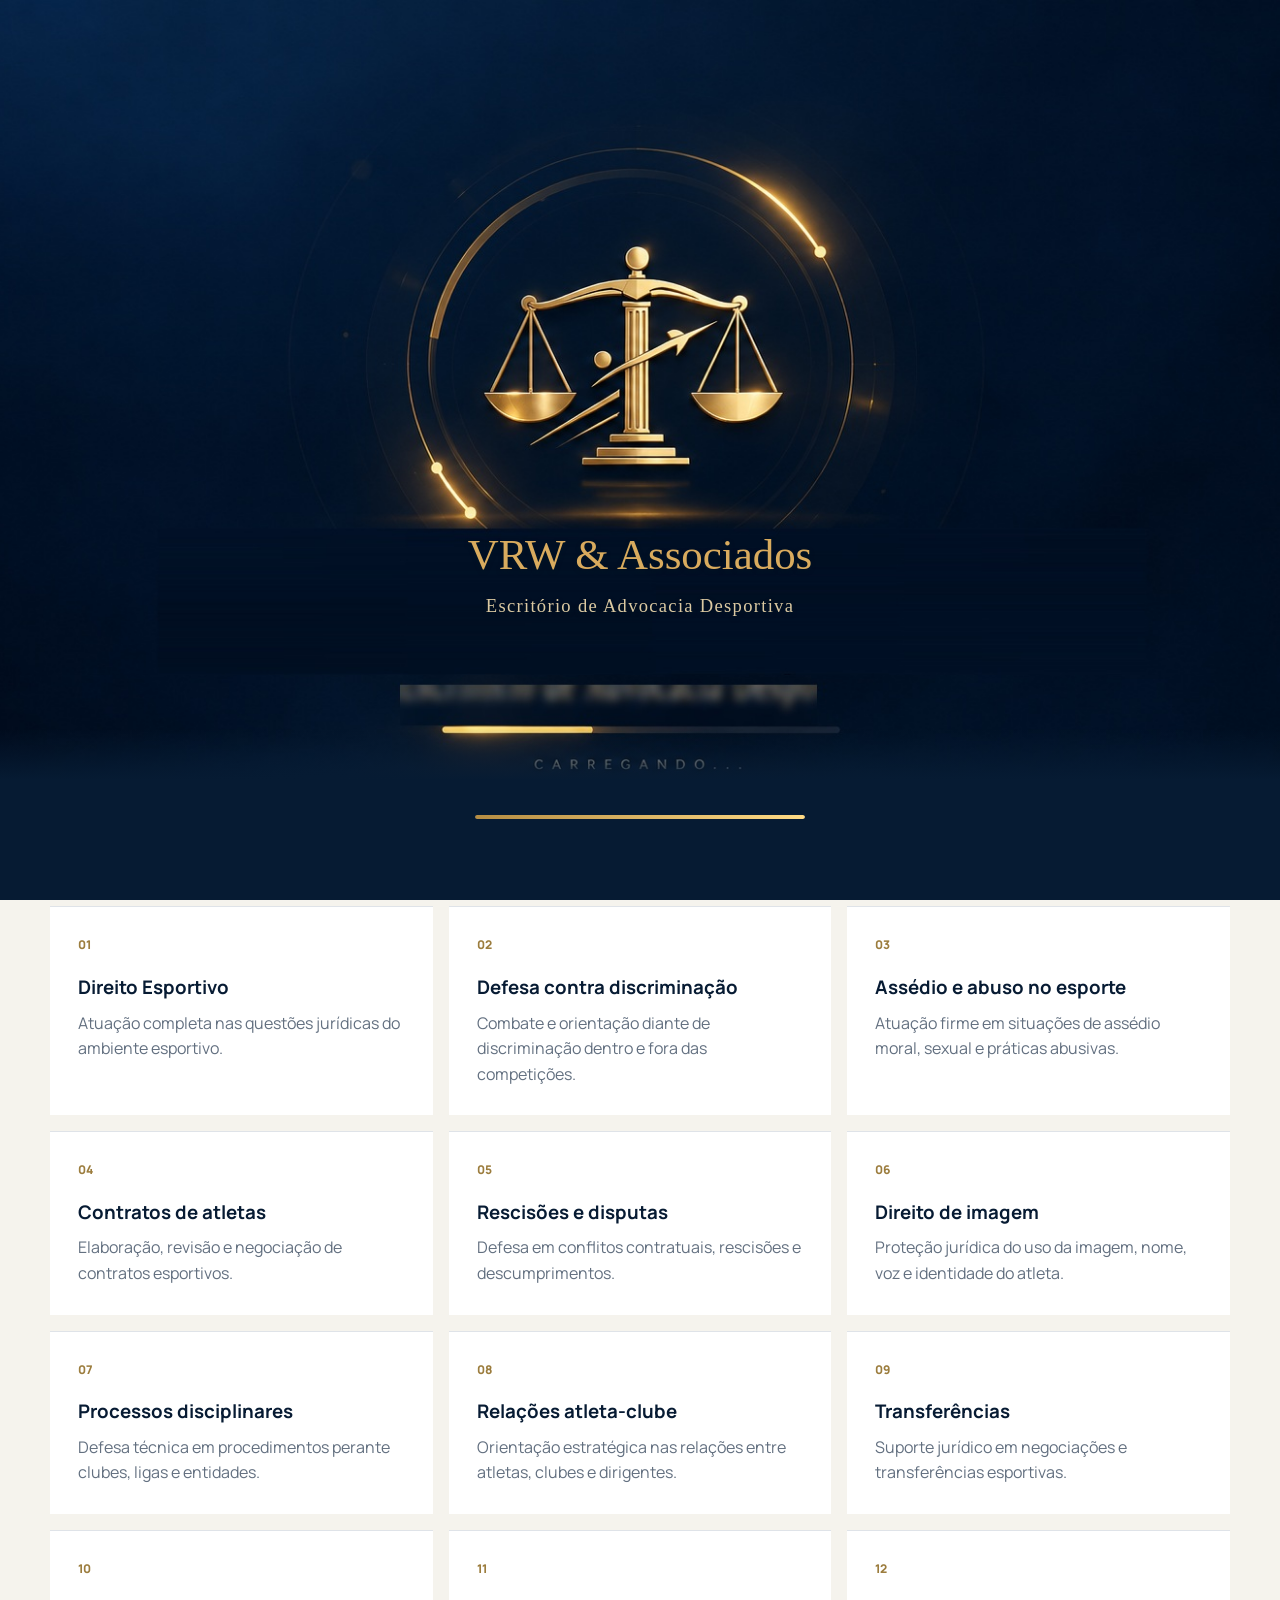
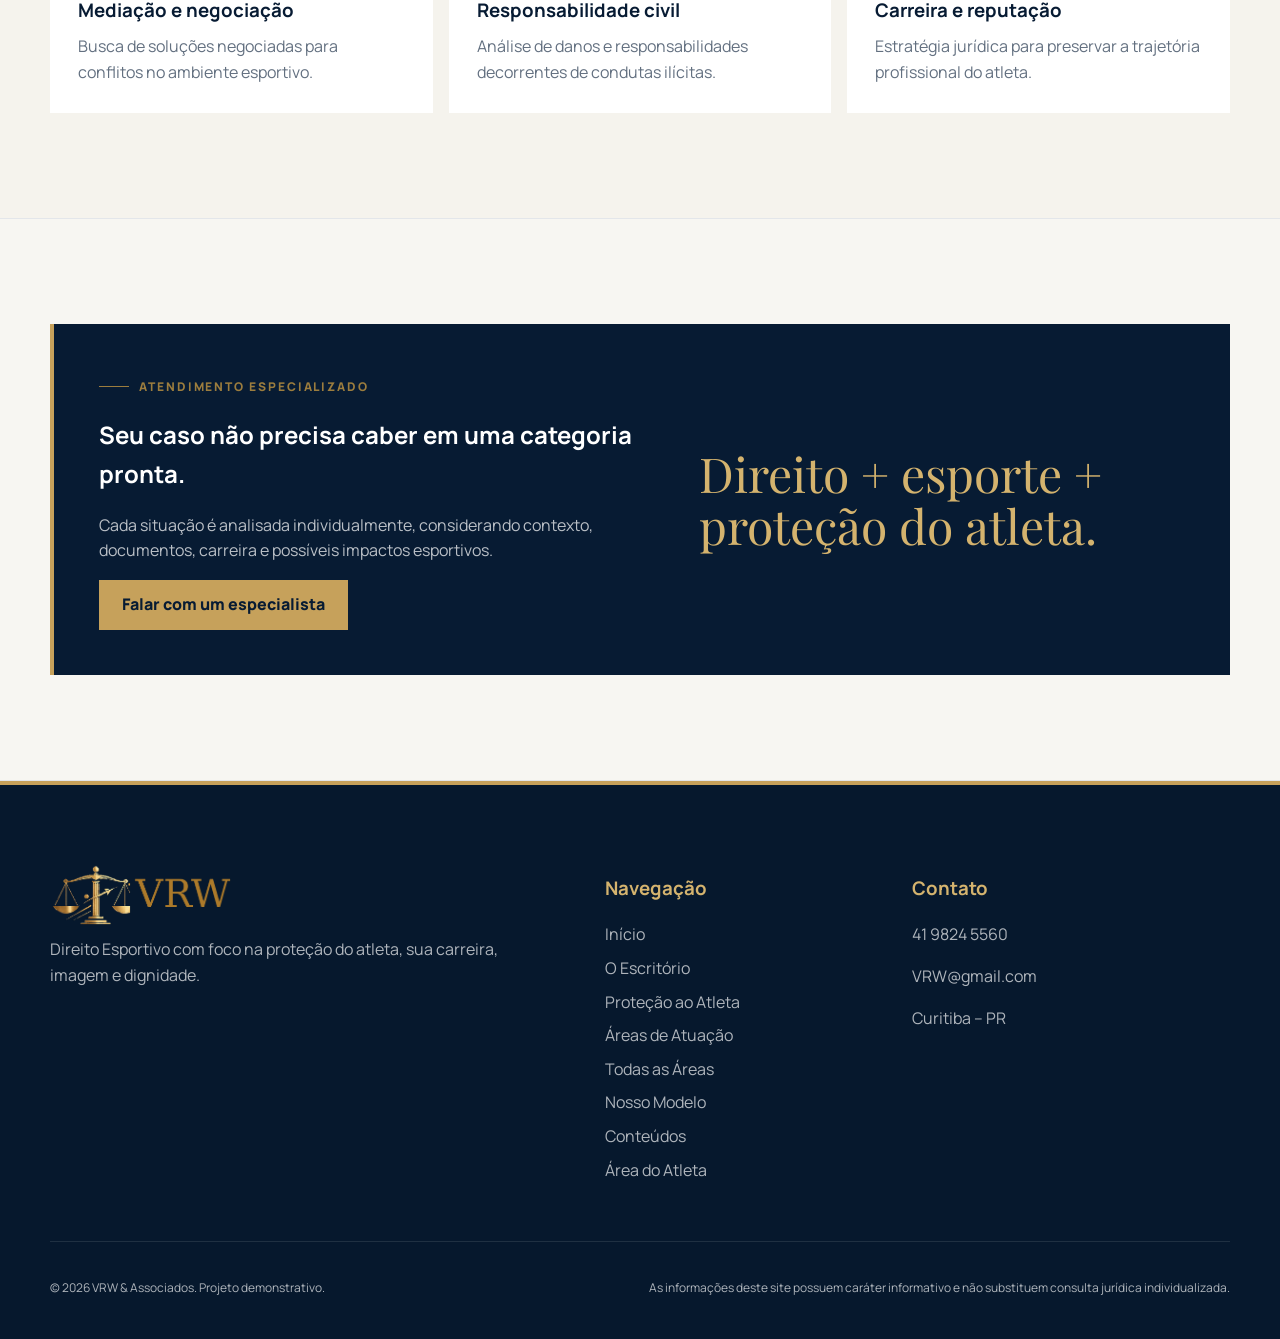
<file: todas-areas.html>
<!DOCTYPE html>
<html lang="pt-BR">
<head>
  <meta charset="UTF-8" />
  <meta name="viewport" content="width=device-width, initial-scale=1.0" />
  <meta name="description" content="Conheça as principais frentes de atuação da VRW & Associados no Direito Esportivo e na proteção de atletas." />
  <title>Todas as Áreas | VRW & Associados</title>
  <link rel="preconnect" href="https://fonts.googleapis.com">
  <link rel="preconnect" href="https://fonts.gstatic.com" crossorigin>
  <link href="https://fonts.googleapis.com/css2?family=Manrope:wght@400;500;600;700;800&family=Playfair+Display:wght@700&display=swap" rel="stylesheet">
  <link rel="stylesheet" href="style.css" />
</head>
<body class="inner-page"><div id="premiumLoader" class="premium-loader loader-b" aria-hidden="true">
<div class="loader-concept-card"><img src="assets/loader-vrw-background.jpg" alt=""><div class="vrw-loader-name" aria-label="VRW & Associados"><strong>VRW &amp; Associados</strong><span>Escritório de Advocacia Desportiva</span></div><div class="loader-progress" role="progressbar" aria-label="Carregando"><i></i></div></div></div>
  

  <a class="skip-link" href="#conteudo">Pular para o conteúdo</a>
  <header class="site-header scrolled" id="header">
    <div class="container header-inner">
      <a class="brand" href="index.html" aria-label="VRW & Associados - início">
        <span class="brand-mark"><img src="assets/logo-vrw-header.png" alt="VRW & Associados"></span>
        
      </a>
      <button class="menu-toggle" id="menuToggle" aria-label="Abrir menu" aria-expanded="false" aria-controls="mainNav">
        <span></span><span></span><span></span>
      </button>
      <nav class="main-nav" id="mainNav" aria-label="Navegação principal">
        <a href="index.html">Início</a>
        <a href="escritorio.html">O Escritório</a>
        <a href="protecao.html">Proteção ao Atleta</a>
        <a href="areas.html">Áreas de Atuação</a>
        <a href="modelo.html">Nosso Modelo</a>
        <a href="conteudos.html">Conteúdos</a>
<a href="legislacao.html">Legislação</a>
        <a href="area-atleta.html" class="athlete-nav">Área do Atleta</a>
        <a href="contato.html" class="nav-cta">Fale com um especialista</a>
      </nav>
    </div>
  </header>
  <main id="conteudo">
    <section class="page-hero">
      <div class="container reveal">
        <div class="breadcrumbs"><a href="index.html">Início</a> &nbsp;›&nbsp; Todas as Áreas</div>
        <span class="eyebrow">VRW & Associados • Especialidades</span>
        <h1>Todas as Áreas</h1>
        <p>Conheça as principais frentes de atuação da VRW & Associados no Direito Esportivo e na proteção de atletas.</p>
      </div>
    </section>
    
<section class="page-section">
  <div class="container">
    <div class="office-heading reveal"><span class="section-kicker">Especialidades</span><h2>Atuação jurídica pensada para a realidade do esporte.</h2></div>
    <div class="areas-grid page-areas-grid"><article class="area-card reveal"><span class="area-index">01</span><h3>Direito Esportivo</h3><p>Atuação completa nas questões jurídicas do ambiente esportivo.</p></article>
<article class="area-card reveal"><span class="area-index">02</span><h3>Defesa contra discriminação</h3><p>Combate e orientação diante de discriminação dentro e fora das competições.</p></article>
<article class="area-card reveal"><span class="area-index">03</span><h3>Assédio e abuso no esporte</h3><p>Atuação firme em situações de assédio moral, sexual e práticas abusivas.</p></article>
<article class="area-card reveal"><span class="area-index">04</span><h3>Contratos de atletas</h3><p>Elaboração, revisão e negociação de contratos esportivos.</p></article>
<article class="area-card reveal"><span class="area-index">05</span><h3>Rescisões e disputas</h3><p>Defesa em conflitos contratuais, rescisões e descumprimentos.</p></article>
<article class="area-card reveal"><span class="area-index">06</span><h3>Direito de imagem</h3><p>Proteção jurídica do uso da imagem, nome, voz e identidade do atleta.</p></article>
<article class="area-card reveal"><span class="area-index">07</span><h3>Processos disciplinares</h3><p>Defesa técnica em procedimentos perante clubes, ligas e entidades.</p></article>
<article class="area-card reveal"><span class="area-index">08</span><h3>Relações atleta-clube</h3><p>Orientação estratégica nas relações entre atletas, clubes e dirigentes.</p></article>
<article class="area-card reveal"><span class="area-index">09</span><h3>Transferências</h3><p>Suporte jurídico em negociações e transferências esportivas.</p></article>
<article class="area-card reveal"><span class="area-index">10</span><h3>Mediação e negociação</h3><p>Busca de soluções negociadas para conflitos no ambiente esportivo.</p></article>
<article class="area-card reveal"><span class="area-index">11</span><h3>Responsabilidade civil</h3><p>Análise de danos e responsabilidades decorrentes de condutas ilícitas.</p></article>
<article class="area-card reveal"><span class="area-index">12</span><h3>Carreira e reputação</h3><p>Estratégia jurídica para preservar a trajetória profissional do atleta.</p></article></div>
  </div>
</section>
<section class="page-section">
  <div class="container commitment reveal">
    <div><span class="section-kicker">Atendimento especializado</span><h2>Seu caso não precisa caber em uma categoria pronta.</h2><p>Cada situação é analisada individualmente, considerando contexto, documentos, carreira e possíveis impactos esportivos.</p><a class="btn btn-primary" href="contato.html">Falar com um especialista</a></div>
    <blockquote>Direito + esporte + proteção do atleta.</blockquote>
  </div>
</section>

  </main>
  <footer class="site-footer">
    <div class="container footer-grid">
      <div>
        <a class="brand footer-brand" href="index.html">
          <span class="brand-mark"><img src="assets/logo-vrw-header.png" alt="VRW & Associados"></span>
          
        </a>
        <p>Direito Esportivo com foco na proteção do atleta, sua carreira, imagem e dignidade.</p>
      </div>
      <div>
        <h3>Navegação</h3>
        <a href="index.html">Início</a>
        <a href="escritorio.html">O Escritório</a>
        <a href="protecao.html">Proteção ao Atleta</a>
        <a href="areas.html">Áreas de Atuação</a>
        <a href="todas-areas.html" class="active-page">Todas as Áreas</a>
        <a href="modelo.html">Nosso Modelo</a>
        <a href="conteudos.html">Conteúdos</a>
        <a href="area-atleta.html">Área do Atleta</a>
      </div>
      <div>
        <h3>Contato</h3>
        <p><a href="tel:+554198245560">41 9824 5560</a></p>
        <p><a href="mailto:VRW@gmail.com">VRW@gmail.com</a></p>
        <p>Curitiba – PR</p>
      </div>
    </div>
    <div class="container footer-bottom">
      <p>© 2026 VRW & Associados. Projeto demonstrativo.</p>
      <p>As informações deste site possuem caráter informativo e não substituem consulta jurídica individualizada.</p>
    </div>
  </footer>
  <script src="script.js"></script>
</body>
</html>
</file>
<file: style.css>
:root{
  --navy:#09090b;
  --navy-2:#15101f;
  --blue:#7c3aed;
  --green:#a855f7;
  --green-dark:#7c3aed;
  --gold:#c084fc;
  --white:#ffffff;
  --off:#f7f4fa;
  --text:#18131f;
  --muted:#716979;
  --line:#e4dcec;
  --radius:18px;
  --shadow:0 18px 50px rgba(8,27,45,.10);
  --container:min(1180px, calc(100% - 40px));
}
*{box-sizing:border-box}
html{scroll-behavior:smooth}
body{margin:0;font-family:"Manrope",sans-serif;color:var(--text);background:#fff;line-height:1.6}
img{max-width:100%;display:block}
a{text-decoration:none;color:inherit}
button,input,textarea,select{font:inherit}
button{cursor:pointer}
.container{width:var(--container);margin-inline:auto}
.skip-link{position:fixed;left:16px;top:-60px;z-index:9999;background:#fff;color:#000;padding:10px 14px;border-radius:8px}
.skip-link:focus{top:16px}
.site-header{position:fixed;inset:0 0 auto;z-index:1000;transition:.3s ease;border-bottom:1px solid transparent}
.site-header.scrolled{background:rgba(7,5,10,.94);backdrop-filter:blur(12px);border-bottom-color:rgba(255,255,255,.08)}
.header-inner{height:78px;display:flex;align-items:center;justify-content:space-between;gap:24px}
.brand{display:flex;align-items:center;gap:11px;color:#fff;font-weight:700;white-space:nowrap}
.brand-mark{width:40px;height:40px;border:1px solid rgba(255,255,255,.4);display:grid;place-items:center;border-radius:50%;font-family:"Playfair Display",serif;font-size:22px}
.brand-text strong{color:var(--green);font-weight:800}
.main-nav{display:flex;align-items:center;gap:22px;color:rgba(255,255,255,.84);font-size:14px;font-weight:600}
.main-nav a{transition:.2s}
.main-nav a:hover,.main-nav a:focus-visible{color:#fff}
.nav-cta{border:1px solid var(--green);padding:11px 15px;border-radius:999px;color:#fff!important}
.menu-toggle{display:none;background:none;border:0;width:42px;height:42px;padding:8px}
.menu-toggle span{display:block;height:2px;background:#fff;margin:6px 0}
.hero{
  min-height:100vh;
  position:relative;
  display:flex;
  align-items:center;
  color:#fff;
  background:
    radial-gradient(circle at 78% 30%, rgba(168,85,247,.20), transparent 28%),
    radial-gradient(circle at 15% 78%, rgba(124,58,237,.14), transparent 30%),
    linear-gradient(135deg,#050407 0%,#0c0811 52%,#13081b 100%);
  overflow:hidden
}
.hero-overlay{position:absolute;inset:0;background:linear-gradient(180deg,rgba(0,0,0,.08),rgba(0,0,0,.36))}
.hero-grid-lines{position:absolute;right:-180px;bottom:-180px;width:680px;height:680px;border:1px solid rgba(255,255,255,.12);border-radius:50%;box-shadow:0 0 0 80px rgba(255,255,255,.035),0 0 0 160px rgba(255,255,255,.025)}
.hero-content{position:relative;z-index:2;padding-top:120px;padding-bottom:90px}
.eyebrow,.section-kicker{display:inline-flex;align-items:center;gap:10px;text-transform:uppercase;letter-spacing:.15em;font-size:12px;font-weight:800;color:var(--green)}
.eyebrow:before,.section-kicker:before{content:"";width:30px;height:1px;background:currentColor}
.hero h1{font-size:clamp(44px,7vw,82px);line-height:1.02;letter-spacing:-.045em;max-width:900px;margin:22px 0 24px}
.hero h1 span{color:var(--green)}
.hero-text{font-size:clamp(17px,2vw,21px);max-width:690px;color:rgba(255,255,255,.82)}
.hero-actions{display:flex;gap:14px;flex-wrap:wrap;margin:34px 0 30px}
.btn{display:inline-flex;align-items:center;justify-content:center;min-height:50px;padding:0 22px;border-radius:10px;border:1px solid transparent;font-weight:800;transition:.2s ease}
.btn-primary{background:var(--green);color:#110817}
.btn-primary:hover{background:#c084fc;transform:translateY(-2px)}
.btn-secondary{border-color:rgba(255,255,255,.35);color:#fff;background:rgba(255,255,255,.04)}
.btn-secondary:hover{background:rgba(255,255,255,.12)}
.hero-note{max-width:650px;padding-left:18px;border-left:2px solid var(--gold);color:rgba(255,255,255,.72)}
.hero-badge{position:absolute;right:5%;bottom:7%;z-index:2;border:1px solid rgba(255,255,255,.24);border-radius:50%;width:135px;height:135px;display:grid;place-items:center;text-align:center;font-size:11px;letter-spacing:.14em;font-weight:800;transform:rotate(-9deg)}
.section{padding:110px 0}
.split{display:grid;grid-template-columns:1fr 1fr;gap:80px;align-items:start}
.section-heading{max-width:780px}
.section-heading.centered{text-align:center;margin-inline:auto}
.section-heading.centered .section-kicker{justify-content:center}
.section-heading h2{font-size:clamp(34px,5vw,56px);line-height:1.06;letter-spacing:-.04em;margin:16px 0 18px;color:var(--navy)}
.section-heading p{color:var(--muted);font-size:17px}
.intro-copy{font-size:18px;color:var(--muted)}
.issue-grid{display:grid;grid-template-columns:repeat(3,1fr);gap:18px;margin-top:58px}
.issue-card,.area-card{border:1px solid var(--line);border-radius:var(--radius);padding:28px;background:#fff;transition:.25s ease}
.issue-card:hover,.area-card:hover{transform:translateY(-5px);box-shadow:var(--shadow);border-color:#bfcfd6}
.issue-card span{font-size:12px;color:var(--green-dark);font-weight:800}
.issue-card h3,.area-card h3{margin:14px 0 8px;color:var(--navy)}
.issue-card p,.area-card p{margin:0;color:var(--muted)}
.protection{background:var(--off)}
.pillar-grid{display:grid;grid-template-columns:repeat(3,1fr);gap:22px;margin-top:52px}
.pillar-card{background:#fff;border-radius:22px;padding:38px;box-shadow:0 10px 30px rgba(43,16,63,.08)}
.pillar-card.featured{background:var(--navy);color:#fff;transform:translateY(-12px)}
.pillar-card h3{font-size:28px;margin:22px 0 10px}
.pillar-card:not(.featured) h3{color:var(--navy)}
.pillar-card p{color:var(--muted)}
.pillar-card.featured p{color:rgba(255,255,255,.72)}
.pillar-number{width:52px;height:52px;border:1px solid var(--line);display:grid;place-items:center;border-radius:50%;color:var(--green-dark);font-weight:800}
.featured .pillar-number{border-color:rgba(255,255,255,.2);color:var(--green)}
.areas-grid{display:grid;grid-template-columns:repeat(4,1fr);gap:16px;margin-top:48px}
.model{background:var(--navy);color:#fff}
.model .section-heading h2{color:#fff}
.model .section-heading p{color:rgba(255,255,255,.62)}
.model-tabs{display:grid;grid-template-columns:repeat(5,1fr);margin:54px 0 26px;border:1px solid rgba(255,255,255,.14);border-radius:16px;overflow:hidden}
.model-tab{border:0;border-right:1px solid rgba(255,255,255,.12);background:transparent;color:rgba(255,255,255,.58);padding:20px 12px;display:flex;flex-direction:column;gap:5px;align-items:center}
.model-tab:last-child{border-right:0}
.model-tab b{font-size:12px;color:var(--green)}
.model-tab span{font-weight:700}
.model-tab.active{background:var(--green);color:#110817}
.model-tab.active b{color:#110817}
.model-panel{display:none;background:#171020;border:1px solid rgba(255,255,255,.1);border-radius:22px;padding:36px}
.model-panel.active{display:block;animation:fadePanel .35s ease}
@keyframes fadePanel{from{opacity:0;transform:translateY(8px)}to{opacity:1;transform:none}}
.panel-number{color:var(--green);font-size:13px;font-weight:800}
.model-panel h3{font-size:34px;margin:6px 0 8px}
.panel-lead{color:rgba(255,255,255,.68);max-width:800px}
.panel-columns{display:grid;grid-template-columns:repeat(3,1fr);gap:26px;margin-top:30px;padding-top:28px;border-top:1px solid rgba(255,255,255,.1)}
.panel-columns h4{color:var(--green);margin:0 0 7px}
.panel-columns p{color:rgba(255,255,255,.66);margin:0}
.process-line{display:grid;grid-template-columns:repeat(4,1fr);gap:0;margin-top:55px;position:relative}
.process-line:before{content:"";position:absolute;left:6%;right:6%;top:28px;height:1px;background:var(--line)}
.process-step{position:relative;padding-right:30px}
.process-step span{position:relative;z-index:1;width:56px;height:56px;border-radius:50%;background:#fff;border:1px solid var(--green);display:grid;place-items:center;color:var(--green-dark);font-weight:800}
.process-step h3{color:var(--navy);margin:20px 0 8px}
.process-step p{color:var(--muted);margin:0}
.confidentiality{background:linear-gradient(135deg,#09070d,#251334);color:#fff;padding:95px 0}
.confidentiality-inner{display:grid;grid-template-columns:1.05fr .95fr;gap:70px;align-items:center}
.section-kicker.light{color:var(--green)}
.confidentiality h2{font-size:clamp(36px,5vw,60px);line-height:1.05;letter-spacing:-.04em;margin:14px 0 20px}
.confidentiality p{color:rgba(255,255,255,.68)}
.trust-grid{display:grid;grid-template-columns:1fr 1fr;border:1px solid rgba(255,255,255,.13);border-radius:18px;overflow:hidden}
.trust-grid div{min-height:140px;padding:24px;display:flex;flex-direction:column;justify-content:space-between;border-right:1px solid rgba(255,255,255,.1);border-bottom:1px solid rgba(255,255,255,.1)}
.trust-grid div:nth-child(even){border-right:0}
.trust-grid div:nth-last-child(-n+2){border-bottom:0}
.trust-grid strong{color:var(--green)}
.article-grid{display:grid;grid-template-columns:repeat(4,1fr);gap:18px;margin-top:46px}
.article-card{border-top:3px solid var(--navy);background:var(--off);padding:28px;border-radius:0 0 16px 16px;min-height:260px;display:flex;flex-direction:column}
.article-card>span{font-size:12px;text-transform:uppercase;letter-spacing:.12em;color:var(--green-dark);font-weight:800}
.article-card h3{color:var(--navy);font-size:21px}
.article-card a{margin-top:auto;font-weight:800;color:var(--blue)}
.impact{padding:105px 0;background:#08070a;color:#fff;text-align:center}
.impact-line{display:block;width:58px;height:3px;background:var(--green);margin:0 auto 26px}
.impact h2{font-size:clamp(40px,6vw,68px);line-height:1.04;max-width:920px;margin:0 auto 18px}
.impact p{color:rgba(255,255,255,.65);margin-bottom:30px}
.faq-layout{display:grid;grid-template-columns:.8fr 1.2fr;gap:80px}
.faq-item{border-bottom:1px solid var(--line)}
.faq-question{width:100%;border:0;background:transparent;padding:22px 0;display:flex;justify-content:space-between;gap:20px;text-align:left;color:var(--navy);font-weight:800}
.faq-question span{font-size:24px;transition:.2s}
.faq-question[aria-expanded="true"] span{transform:rotate(45deg)}
.faq-answer{display:grid;grid-template-rows:0fr;transition:.3s ease}
.faq-answer>p{overflow:hidden;margin:0;color:var(--muted)}
.faq-item.open .faq-answer{grid-template-rows:1fr}
.faq-item.open .faq-answer>p{padding-bottom:22px}
.contact{background:var(--off)}
.contact-layout{display:grid;grid-template-columns:.85fr 1.15fr;gap:70px}
.contact-copy h2{font-size:clamp(38px,5vw,58px);line-height:1.05;color:var(--navy);margin:15px 0}
.contact-copy>p{color:var(--muted)}
.contact-info{margin-top:35px;padding-top:25px;border-top:1px solid var(--line);display:grid;gap:8px}
.contact-form{background:#fff;padding:34px;border-radius:22px;box-shadow:var(--shadow)}
.contact-form label{display:flex;flex-direction:column;gap:7px;font-weight:700;font-size:14px;margin-bottom:16px}
.contact-form small{font-weight:500;color:var(--muted)}
.field-row{display:grid;grid-template-columns:1fr 1fr;gap:14px}
.contact-form input,.contact-form textarea,.contact-form select{width:100%;border:1px solid var(--line);border-radius:10px;padding:13px 14px;background:#fbfcfc;outline:none}
.contact-form input:focus,.contact-form textarea:focus,.contact-form select:focus{border-color:var(--green-dark);box-shadow:0 0 0 3px rgba(168,85,247,.15)}
.check-label{flex-direction:row!important;align-items:flex-start!important;font-weight:500!important}
.check-label input{width:auto;margin-top:4px}
.btn.full{width:100%;border:0}
.form-status{min-height:24px;font-size:14px;color:var(--green-dark);margin:10px 0 0}
.whatsapp-float{position:fixed;right:22px;bottom:22px;width:56px;height:56px;border-radius:50%;display:grid;place-items:center;background:var(--green);color:#110817;font-weight:900;z-index:950;box-shadow:0 14px 35px rgba(0,0,0,.25)}
.site-footer{background:#050407;color:rgba(255,255,255,.65);padding:70px 0 30px}
.footer-grid{display:grid;grid-template-columns:1.4fr .7fr .9fr;gap:60px}
.footer-brand{margin-bottom:18px}
.footer-grid h3{color:#fff}
.footer-grid a{display:block;margin:8px 0}
.footer-bottom{display:flex;justify-content:space-between;gap:25px;border-top:1px solid rgba(255,255,255,.1);margin-top:50px;padding-top:24px;font-size:12px}
.reveal{opacity:0;transform:translateY(22px);transition:opacity .65s ease,transform .65s ease}
.reveal.visible{opacity:1;transform:none}
:focus-visible{outline:3px solid rgba(168,85,247,.5);outline-offset:3px}
@media (max-width:980px){
  .menu-toggle{display:block}
  .main-nav{position:absolute;top:78px;left:20px;right:20px;background:#0b0710;border:1px solid rgba(255,255,255,.12);border-radius:16px;padding:18px;display:none;flex-direction:column;align-items:stretch;gap:4px;box-shadow:var(--shadow)}
  .main-nav.open{display:flex}
  .main-nav a{padding:11px 8px}
  .nav-cta{text-align:center;margin-top:6px}
  .issue-grid{grid-template-columns:repeat(2,1fr)}
  .areas-grid{grid-template-columns:repeat(2,1fr)}
  .article-grid{grid-template-columns:repeat(2,1fr)}
  .panel-columns{grid-template-columns:1fr}
  .faq-layout,.contact-layout,.confidentiality-inner,.split{grid-template-columns:1fr;gap:42px}
}
@media (max-width:720px){
  :root{--container:min(100% - 28px,1180px)}
  .header-inner{height:70px}
  .main-nav{top:70px;left:14px;right:14px}
  .hero{min-height:94vh;background-position:60% center}
  .hero-content{padding-top:120px}
  .hero h1{font-size:44px}
  .hero-badge{display:none}
  .section{padding:78px 0}
  .issue-grid,.pillar-grid,.areas-grid,.article-grid{grid-template-columns:1fr}
  .pillar-card.featured{transform:none}
  .model-tabs{grid-template-columns:1fr;margin-top:38px}
  .model-tab{display:flex;flex-direction:row;justify-content:flex-start;gap:14px;border-right:0;border-bottom:1px solid rgba(255,255,255,.1);padding:14px 18px}
  .model-tab:last-child{border-bottom:0}
  .model-panel{padding:25px}
  .model-panel h3{font-size:28px}
  .process-line{grid-template-columns:1fr;gap:30px}
  .process-line:before{left:28px;right:auto;top:10px;bottom:10px;width:1px;height:auto}
  .process-step{padding-left:78px;padding-right:0}
  .process-step span{position:absolute;left:0;top:0}
  .field-row{grid-template-columns:1fr;gap:0}
  .contact-form{padding:24px}
  .footer-grid{grid-template-columns:1fr}
  .footer-bottom{flex-direction:column}
}

/* ===== Victoria Juris / multi-page additions ===== */
.brand-mark{
  width:46px;
  height:46px;
  border-radius:14px 14px 18px 18px;
  border:1px solid rgba(192,132,252,.65);
  color:#fff;
  font-size:14px;
  letter-spacing:-.04em;
  background:linear-gradient(145deg,rgba(168,85,247,.16),rgba(255,255,255,.02));
  box-shadow:inset 0 0 22px rgba(168,85,247,.08);
}
.brand-text{font-family:"Playfair Display",serif;font-size:18px;letter-spacing:.02em}
.brand-text strong{font-family:"Manrope",sans-serif;letter-spacing:.08em;text-transform:uppercase;font-size:11px;margin-left:4px}

.hero::before{
  content:"VJ";
  position:absolute;
  right:7vw;
  top:50%;
  transform:translateY(-48%);
  font-family:"Playfair Display",serif;
  font-size:clamp(180px,25vw,430px);
  line-height:.8;
  color:transparent;
  -webkit-text-stroke:1px rgba(192,132,252,.20);
  text-shadow:0 0 80px rgba(168,85,247,.11);
  pointer-events:none;
}
.hero::after{
  content:"";
  position:absolute;
  width:420px;height:520px;
  right:10%;top:50%;
  transform:translateY(-48%);
  clip-path:polygon(50% 0,92% 16%,85% 70%,50% 100%,15% 70%,8% 16%);
  border:1px solid rgba(192,132,252,.28);
  background:linear-gradient(145deg,rgba(168,85,247,.08),rgba(255,255,255,.01));
  box-shadow:0 0 80px rgba(168,85,247,.08);
  pointer-events:none;
}
.hero-overlay{
  background:
    linear-gradient(90deg,rgba(4,3,6,.96) 0%,rgba(7,5,10,.84) 52%,rgba(11,6,16,.30) 100%);
}
.hero-grid-lines{
  right:-210px;bottom:-220px;width:720px;height:720px;
  border-color:rgba(192,132,252,.14);
  box-shadow:0 0 0 80px rgba(168,85,247,.02),0 0 0 160px rgba(168,85,247,.015)
}

/* Internal page */
.inner-page{background:#070609;color:#fff;min-height:100vh}
.inner-page .site-header{background:rgba(7,5,10,.96);border-bottom-color:rgba(255,255,255,.07)}
.page-hero{
  padding:150px 0 85px;
  position:relative;
  overflow:hidden;
  background:
    radial-gradient(circle at 82% 44%,rgba(168,85,247,.20),transparent 25%),
    linear-gradient(135deg,#070609,#120a18);
  border-bottom:1px solid rgba(255,255,255,.08)
}
.page-hero::after{
  content:"VJ";
  position:absolute;
  right:8%;top:46%;
  transform:translateY(-50%);
  font-family:"Playfair Display",serif;
  font-size:clamp(120px,20vw,300px);
  color:transparent;
  -webkit-text-stroke:1px rgba(192,132,252,.22);
}
.breadcrumbs{font-size:12px;color:rgba(255,255,255,.48);margin-bottom:24px}
.breadcrumbs a{color:rgba(255,255,255,.7)}
.page-hero h1{font-size:clamp(44px,7vw,76px);line-height:1;margin:0 0 18px;letter-spacing:-.045em}
.page-hero p{max-width:720px;color:rgba(255,255,255,.68);font-size:18px}
.page-section{padding:90px 0;border-bottom:1px solid rgba(255,255,255,.08)}
.office-grid{display:grid;grid-template-columns:1fr 1fr;gap:70px;align-items:start}
.office-heading h2{font-size:clamp(34px,5vw,52px);line-height:1.08;margin:12px 0 20px}
.office-copy{color:rgba(255,255,255,.68);font-size:17px}
.office-values{display:grid;gap:14px}
.value-card{
  display:grid;grid-template-columns:52px 1fr;gap:16px;
  padding:20px;border:1px solid rgba(255,255,255,.10);
  border-radius:16px;background:rgba(255,255,255,.025)
}
.value-icon{width:52px;height:52px;border:1px solid rgba(168,85,247,.5);border-radius:50%;display:grid;place-items:center;color:#c084fc;font-weight:800}
.value-card h3{margin:0 0 4px;color:#c084fc;font-size:14px;text-transform:uppercase;letter-spacing:.08em}
.value-card p{margin:0;color:rgba(255,255,255,.66)}

.differentials-grid{display:grid;grid-template-columns:repeat(5,1fr);gap:14px;margin-top:38px}
.diff-card{
  min-height:215px;padding:22px;border-radius:16px;
  background:linear-gradient(180deg,rgba(168,85,247,.075),rgba(255,255,255,.02));
  border:1px solid rgba(255,255,255,.09)
}
.diff-card span{display:grid;place-items:center;width:42px;height:42px;border:1px solid rgba(168,85,247,.45);border-radius:12px;color:#c084fc;font-weight:800;margin-bottom:35px}
.diff-card h3{font-size:16px;color:#c084fc;margin:0 0 8px}
.diff-card p{font-size:14px;color:rgba(255,255,255,.6);margin:0}

.office-areas-wrap{display:grid;grid-template-columns:1.2fr .8fr;gap:28px;margin-top:35px}
.office-areas-list{
  display:grid;grid-template-columns:1fr 1fr;gap:10px 28px;
  padding:30px;border:1px solid rgba(255,255,255,.09);border-radius:18px;background:rgba(255,255,255,.02)
}
.office-areas-list div{position:relative;padding-left:16px;color:rgba(255,255,255,.72)}
.office-areas-list div::before{content:"";position:absolute;left:0;top:.7em;width:5px;height:5px;border-radius:50%;background:#a855f7}
.audience-card{
  padding:30px;border:1px solid rgba(168,85,247,.35);border-radius:18px;
  background:radial-gradient(circle at 100% 0,rgba(168,85,247,.14),transparent 45%),rgba(255,255,255,.02)
}
.audience-card h3{color:#c084fc;margin-top:0;font-size:24px}
.audience-card p{color:rgba(255,255,255,.65)}
.sport-dots{display:flex;flex-wrap:wrap;gap:10px;margin-top:24px}
.sport-dots span{min-width:44px;height:44px;border-radius:50%;border:1px solid rgba(168,85,247,.45);display:grid;place-items:center;color:#c084fc;font-weight:800;font-size:12px}

.commitment{
  display:grid;grid-template-columns:1fr .9fr;gap:60px;align-items:center;
  padding:45px;border-radius:22px;border:1px solid rgba(255,255,255,.09);
  background:linear-gradient(135deg,rgba(168,85,247,.07),rgba(255,255,255,.02))
}
.commitment blockquote{margin:0;font-family:"Playfair Display",serif;font-size:clamp(30px,4vw,48px);line-height:1.08;color:#c084fc}
.commitment p{color:rgba(255,255,255,.68)}

.inner-page .site-footer{border-top:1px solid rgba(255,255,255,.08)}
@media(max-width:980px){
  .hero::after{opacity:.45;right:-10%}
  .office-grid,.office-areas-wrap,.commitment{grid-template-columns:1fr}
  .differentials-grid{grid-template-columns:repeat(2,1fr)}
}
@media(max-width:720px){
  .hero::before{right:-25%;opacity:.6}
  .hero::after{width:280px;height:350px;right:-28%;opacity:.3}
  .page-hero::after{right:-25%;opacity:.6}
  .differentials-grid,.office-areas-list{grid-template-columns:1fr}
}

/* ===== Navegação em páginas separadas ===== */
.main-nav a.active-page{
  color:#c084fc;
  position:relative;
}
.main-nav a.active-page::after{
  content:"";
  position:absolute;
  left:0;right:0;bottom:-10px;
  height:2px;
  background:linear-gradient(90deg,#7c3aed,#c084fc);
  border-radius:99px;
}
.inner-page .pillar-card,
.inner-page .issue-card,
.inner-page .area-card,
.inner-page .article-card{
  background:linear-gradient(180deg,rgba(255,255,255,.045),rgba(255,255,255,.018));
  border-color:rgba(255,255,255,.10);
  color:#fff;
}
.inner-page .pillar-card h3,
.inner-page .issue-card h3,
.inner-page .area-card h3,
.inner-page .article-card h3{color:#fff}
.inner-page .pillar-card p,
.inner-page .issue-card p,
.inner-page .area-card p,
.inner-page .article-card p{color:rgba(255,255,255,.60)}
.inner-page .pillar-card.featured{
  background:linear-gradient(145deg,rgba(124,58,237,.35),rgba(20,11,29,.95));
  border:1px solid rgba(192,132,252,.35);
}
.page-areas-grid{grid-template-columns:repeat(3,1fr)}
.area-index{display:block;color:#a855f7;font-size:12px;font-weight:800;margin-bottom:18px}
.content-page-grid{grid-template-columns:repeat(3,1fr)}
.content-page-grid .article-card{min-height:300px}
.model-page-section{background:#070609}
.model-page-section .section-heading h2{color:#fff}
.model-page-section .section-heading p{color:rgba(255,255,255,.62)}
.contact-layout .contact-copy h2{color:#fff}
.inner-page .contact-form{background:#0d0a11;border:1px solid rgba(255,255,255,.10);box-shadow:none}
.inner-page .contact-form input,
.inner-page .contact-form textarea,
.inner-page .contact-form select{
  background:#120e17;color:#fff;border-color:rgba(255,255,255,.12)
}
.inner-page .contact-form input::placeholder,
.inner-page .contact-form textarea::placeholder{color:rgba(255,255,255,.32)}
.inner-page .contact-info{border-top-color:rgba(255,255,255,.10)}
.inner-page .contact-copy>p,
.inner-page .contact-info{color:rgba(255,255,255,.65)}
@media(max-width:980px){
  .page-areas-grid,.content-page-grid{grid-template-columns:repeat(2,1fr)}
}
@media(max-width:720px){
  .main-nav a.active-page::after{bottom:4px}
  .page-areas-grid,.content-page-grid{grid-template-columns:1fr}
}

/* ===== Brand polish v4 ===== */
.brand{
  display:inline-flex;
  align-items:center;
  gap:12px;
  text-decoration:none;
  white-space:nowrap;
}
.brand-mark{
  flex:0 0 46px;
  width:46px;
  height:46px;
  display:grid;
  place-items:center;
  border-radius:14px;
  border:1px solid rgba(192,132,252,.62);
  background:linear-gradient(145deg,rgba(168,85,247,.18),rgba(15,10,20,.92));
  box-shadow:inset 0 0 22px rgba(168,85,247,.08),0 8px 28px rgba(0,0,0,.18);
  font-family:"Manrope",sans-serif;
  font-size:13px;
  line-height:1;
  font-weight:800;
  letter-spacing:.04em;
  color:#fff;
}
.brand-text{
  display:flex;
  align-items:baseline;
  gap:7px;
  font-family:"Manrope",sans-serif;
  font-size:17px;
  line-height:1;
  font-weight:700;
  letter-spacing:-.02em;
  color:#fff;
}
.brand-text strong{
  margin:0;
  font-family:"Manrope",sans-serif;
  font-size:10px;
  line-height:1;
  font-weight:800;
  letter-spacing:.16em;
  text-transform:uppercase;
  color:#c084fc;
}
.footer-brand .brand-text{color:#fff}
@media(max-width:720px){
  .brand{gap:9px}
  .brand-mark{width:40px;height:40px;flex-basis:40px;font-size:12px}
  .brand-text{font-size:15px;gap:5px}
  .brand-text strong{font-size:9px;letter-spacing:.13em}
}

/* ===== Victoria Juris page transition loader ===== */
.page-loader{
  position:fixed;
  inset:0;
  z-index:99999;
  display:grid;
  place-items:center;
  background:
    radial-gradient(circle at 50% 45%,rgba(124,58,237,.16),transparent 28%),
    #060408;
  opacity:0;
  visibility:hidden;
  pointer-events:none;
  transition:opacity .22s ease,visibility .22s ease;
}
.page-loader.is-visible{
  opacity:1;
  visibility:visible;
  pointer-events:all;
}
.vj-loader{
  width:min(230px,70vw);
  display:flex;
  flex-direction:column;
  align-items:center;
  gap:14px;
}
.vj-loader-shield{
  width:76px;
  height:76px;
  display:grid;
  place-items:center;
  border:1px solid rgba(192,132,252,.72);
  border-radius:23px;
  background:linear-gradient(145deg,rgba(168,85,247,.18),rgba(12,8,16,.96));
  box-shadow:0 0 0 0 rgba(168,85,247,.30),inset 0 0 28px rgba(168,85,247,.10);
  animation:vjPulse 1s ease-in-out infinite;
}
.vj-loader-shield span{
  color:#fff;
  font-family:"Manrope",sans-serif;
  font-size:20px;
  font-weight:800;
  letter-spacing:.06em;
}
.vj-loader-name{
  display:flex;
  align-items:baseline;
  gap:7px;
}
.vj-loader-name strong{
  color:#fff;
  font-family:"Manrope",sans-serif;
  font-size:17px;
  font-weight:700;
}
.vj-loader-name span{
  color:#c084fc;
  font-family:"Manrope",sans-serif;
  font-size:10px;
  font-weight:800;
  letter-spacing:.16em;
}
.vj-loader-line{
  width:150px;
  height:2px;
  overflow:hidden;
  border-radius:99px;
  background:rgba(255,255,255,.08);
}
.vj-loader-line i{
  display:block;
  width:45%;
  height:100%;
  border-radius:inherit;
  background:linear-gradient(90deg,#7c3aed,#c084fc);
  animation:vjLoadingLine .85s ease-in-out infinite;
}
@keyframes vjPulse{
  0%,100%{transform:scale(.96);box-shadow:0 0 0 0 rgba(168,85,247,.28),inset 0 0 28px rgba(168,85,247,.10)}
  50%{transform:scale(1.04);box-shadow:0 0 0 12px rgba(168,85,247,0),0 0 35px rgba(168,85,247,.16),inset 0 0 28px rgba(168,85,247,.14)}
}
@keyframes vjLoadingLine{
  0%{transform:translateX(-115%)}
  50%{transform:translateX(115%)}
  100%{transform:translateX(260%)}
}
@media(prefers-reduced-motion:reduce){
  .vj-loader-shield,.vj-loader-line i{animation:none}
}

/* =========================================================
   VICTORIA JURIS V6 — AZUL / DOURADO / BRANCO
   Institutional editorial redesign
   ========================================================= */
:root{
  --navy:#071b33;
  --navy-2:#0b2747;
  --blue:#0e3a67;
  --green:#b89a5b;
  --green-dark:#9c7d3e;
  --gold:#c6a15b;
  --off:#f5f3ed;
  --text:#0a2038;
  --muted:#637080;
  --line:#d9dee4;
}

html{scroll-behavior:smooth}
body{
  background:#fff;
  color:var(--text);
  font-family:"Manrope",sans-serif;
}
::selection{background:#c6a15b;color:#071b33}

/* Header: clean institutional bar */
.site-header,
.inner-page .site-header{
  background:#fff !important;
  border-bottom:1px solid #e5e7eb !important;
  box-shadow:none !important;
}
.site-header .brand-text,
.inner-page .site-header .brand-text{color:#071b33}
.site-header .brand-mark,
.inner-page .site-header .brand-mark{
  color:#071b33;
  border:1px solid #c6a15b;
  background:#fff;
  box-shadow:none;
}
.main-nav a{color:#24364a}
.main-nav a:hover,
.main-nav a.active-page{color:#9c7d3e}
.main-nav a.active-page::after{
  background:#c6a15b;
  height:1px;
}
.main-nav .nav-cta{
  color:#071b33;
  border-color:#c6a15b;
  background:transparent;
}
.main-nav .nav-cta:hover{
  background:#071b33;
  color:#fff;
  border-color:#071b33;
}
.menu-toggle span{background:#071b33}

/* Brand polish */
.brand-mark{
  border-radius:0;
  width:48px;height:48px;flex-basis:48px;
  font-family:"Playfair Display",serif;
  font-size:17px;
}
.brand-text{
  color:#071b33;
  font-family:"Playfair Display",serif;
  font-size:20px;
  font-weight:700;
  gap:8px;
}
.brand-text strong{
  color:#9c7d3e;
  font-family:"Manrope",sans-serif;
  font-size:9px;
  letter-spacing:.18em;
}

/* Homepage hero: editorial, spacious, no stock photography */
.hero{
  min-height:92vh;
  padding-top:92px;
  color:#fff;
  background:
    linear-gradient(110deg,rgba(5,24,45,.99) 0%,rgba(7,35,64,.97) 56%,rgba(12,54,91,.92) 100%) !important;
}
.hero-overlay{
  background:
    linear-gradient(90deg,rgba(4,21,40,.94) 0%,rgba(7,31,57,.76) 56%,rgba(7,31,57,.18) 100%) !important;
}
.hero::before{
  content:"VJ";
  color:transparent;
  -webkit-text-stroke:1px rgba(198,161,91,.26);
  text-shadow:none;
  right:4vw;
  font-size:clamp(210px,28vw,500px);
}
.hero::after{
  border:1px solid rgba(198,161,91,.28);
  background:transparent;
  box-shadow:none;
}
.hero .eyebrow,
.page-hero .eyebrow{
  color:#d9bd82;
  letter-spacing:.18em;
}
.hero h1{
  max-width:900px;
  font-family:"Playfair Display",serif;
  font-weight:700;
  letter-spacing:-.035em;
}
.hero h1 .accent{color:#d4b36e}
.hero p{color:rgba(255,255,255,.80)}
.hero-quote{border-left-color:#c6a15b;color:rgba(255,255,255,.78)}
.hero-grid-lines{border-color:rgba(198,161,91,.16);box-shadow:none}
.hero-badge{border-color:rgba(198,161,91,.45);color:#fff}

/* Buttons */
.btn-primary{
  background:#c6a15b;
  color:#071b33;
  border-color:#c6a15b;
  border-radius:0;
  box-shadow:none;
}
.btn-primary:hover{background:#d5b774;border-color:#d5b774}
.btn-secondary{
  color:#fff;
  border-color:rgba(255,255,255,.52);
  border-radius:0;
}
.btn-secondary:hover{background:#fff;color:#071b33}

/* General editorial sections */
.section,
.page-section{padding-top:105px;padding-bottom:105px}
.section-kicker{color:#9c7d3e;letter-spacing:.16em}
.section-heading h2,
.office-heading h2,
.contact-copy h2{
  color:#071b33;
  font-family:"Playfair Display",serif;
  letter-spacing:-.025em;
}
.section-heading p,
.office-copy,
.contact-copy>p{color:#637080}
.section-heading.centered{max-width:850px}
.section-heading.centered::after{
  content:"";
  display:block;
  width:64px;height:1px;
  margin:28px auto 0;
  background:#c6a15b;
}

/* Cards become flatter and more refined */
.issue-card,.area-card,.article-card,.pillar-card,.diff-card,.value-card{
  border-radius:0 !important;
  box-shadow:none !important;
}
.issue-card,.area-card,.article-card{
  border:0;
  border-top:1px solid #c6a15b;
  background:#fff;
}
.issue-card:hover,.area-card:hover,.article-card:hover{
  transform:translateY(-3px);
  border-color:#071b33;
}
.issue-card span,.area-index,.article-card>span{color:#9c7d3e}
.issue-card h3,.area-card h3,.article-card h3{color:#071b33}
.issue-card p,.area-card p,.article-card p{color:#637080}

/* Alternating institutional bands */
.protection,.model,.content-section{background:#f5f3ed}
.areas{background:#fff}
.pillar-card{
  background:#fff;
  border:1px solid #dfe3e8;
}
.pillar-card.featured{
  background:#071b33 !important;
  border-color:#071b33 !important;
}
.pillar-card.featured h3,.pillar-card.featured p{color:#fff !important}
.pillar-number{color:#9c7d3e}

/* Model */
.model-tabs{
  border-bottom:1px solid #d9dee4;
  background:transparent;
}
.model-tab{color:#637080}
.model-tab.active{color:#071b33;border-color:#c6a15b}
.model-tab b{color:#9c7d3e}
.model-panel{
  background:#071b33;
  border-radius:0;
  border:0;
  color:#fff;
}
.model-panel h3,.model-panel h4{color:#fff}
.model-panel p{color:rgba(255,255,255,.72)}
.panel-number{color:#d4b36e}

/* Confidentiality / impact */
.confidentiality,
.impact{
  background:#071b33 !important;
}
.confidentiality::before,.impact::before{opacity:.08}
.confidentiality .section-kicker,.impact .section-kicker{color:#d4b36e}

/* Internal pages */
.inner-page{background:#fff;color:#071b33}
.page-hero{
  padding:170px 0 105px;
  background:
    linear-gradient(115deg,#071b33 0%,#0a3157 72%,#0d416f 100%);
  border-bottom:4px solid #c6a15b;
}
.page-hero::after{
  color:transparent;
  -webkit-text-stroke:1px rgba(198,161,91,.23);
}
.page-hero h1{
  color:#fff;
  font-family:"Playfair Display",serif;
  letter-spacing:-.03em;
}
.page-hero p{color:rgba(255,255,255,.76)}
.breadcrumbs,.breadcrumbs a{color:rgba(255,255,255,.62)}

.page-section{
  background:#fff;
  border-bottom:1px solid #e3e6ea;
}
.page-section:nth-of-type(odd){background:#f7f6f2}

.office-copy{color:#637080}
.value-card{
  background:#fff;
  border:1px solid #dfe3e8;
}
.value-icon{
  color:#9c7d3e;
  border-color:#c6a15b;
}
.value-card h3{color:#9c7d3e}
.value-card p{color:#637080}

.diff-card{
  background:#fff;
  border:1px solid #dfe3e8;
  border-top:2px solid #c6a15b;
}
.diff-card span{border-color:#c6a15b;color:#9c7d3e;border-radius:0}
.diff-card h3{color:#071b33}
.diff-card p{color:#637080}

.office-areas-list{
  background:#fff;
  border:1px solid #dfe3e8;
  border-radius:0;
}
.office-areas-list div{color:#445365}
.office-areas-list div::before{background:#c6a15b}
.audience-card{
  border-radius:0;
  border:1px solid #c6a15b;
  background:#071b33;
}
.audience-card h3{color:#d4b36e}
.audience-card p{color:rgba(255,255,255,.72)}
.sport-dots span{border-color:#c6a15b;color:#d4b36e}

.commitment{
  border-radius:0;
  border:0;
  border-left:4px solid #c6a15b;
  background:#071b33;
}
.commitment h2{color:#fff}
.commitment p{color:rgba(255,255,255,.72)}
.commitment blockquote{color:#d4b36e}

/* Standalone cards */
.inner-page .pillar-card,
.inner-page .issue-card,
.inner-page .area-card,
.inner-page .article-card{
  background:#fff;
  border-color:#dfe3e8;
  color:#071b33;
}
.inner-page .pillar-card h3,
.inner-page .issue-card h3,
.inner-page .area-card h3,
.inner-page .article-card h3{color:#071b33}
.inner-page .pillar-card p,
.inner-page .issue-card p,
.inner-page .area-card p,
.inner-page .article-card p{color:#637080}
.inner-page .pillar-card.featured{
  background:#071b33 !important;
  border-color:#071b33 !important;
}
.inner-page .model-page-section{background:#f5f3ed}
.model-page-section .section-heading h2{color:#071b33}
.model-page-section .section-heading p{color:#637080}

/* Contact */
.inner-page .contact-form{
  background:#fff;
  border:1px solid #dfe3e8;
  border-radius:0;
}
.inner-page .contact-form label{color:#071b33}
.inner-page .contact-form input,
.inner-page .contact-form textarea,
.inner-page .contact-form select{
  background:#fff;
  color:#071b33;
  border-color:#cfd5dc;
  border-radius:0;
}
.inner-page .contact-form input:focus,
.inner-page .contact-form textarea:focus,
.inner-page .contact-form select:focus{
  border-color:#c6a15b;
  box-shadow:0 0 0 3px rgba(198,161,91,.12);
}
.inner-page .contact-info{color:#445365}

/* Footer */
.site-footer{
  background:#06182d !important;
  color:#fff;
  border-top:4px solid #c6a15b !important;
}
.site-footer .brand-mark{
  color:#fff;
  border-color:#c6a15b;
  background:transparent;
}
.site-footer .brand-text{color:#fff}
.site-footer .brand-text strong{color:#d4b36e}
.site-footer h3{color:#d4b36e}
.site-footer a,.site-footer p{color:rgba(255,255,255,.68)}
.site-footer a:hover{color:#fff}

/* Loader recolored to match the new identity */
.page-loader{
  background:
    radial-gradient(circle at 50% 45%,rgba(198,161,91,.10),transparent 28%),
    #06182d;
}
.vj-loader-shield{
  border-color:#c6a15b;
  background:#071b33;
  box-shadow:0 0 0 0 rgba(198,161,91,.24),inset 0 0 28px rgba(198,161,91,.07);
}
.vj-loader-name span{color:#d4b36e}
.vj-loader-line{background:rgba(255,255,255,.12)}
.vj-loader-line i{background:linear-gradient(90deg,#9c7d3e,#e0c58e)}
@keyframes vjPulse{
  0%,100%{transform:scale(.96);box-shadow:0 0 0 0 rgba(198,161,91,.22)}
  50%{transform:scale(1.04);box-shadow:0 0 0 12px rgba(198,161,91,0),0 0 34px rgba(198,161,91,.14)}
}

/* Mobile */
@media(max-width:980px){
  .main-nav{
    background:#fff !important;
    border-left:1px solid #e5e7eb;
  }
  .main-nav a{color:#071b33}
}
@media(max-width:720px){
  .hero{min-height:88vh}
  .section,.page-section{padding-top:75px;padding-bottom:75px}
  .brand-text{font-size:17px}
}


/* =========================================================
   MOTION CONCEPT — base limpa V6
   Movimento editorial inspirado na referência enviada.
   ========================================================= */
html{scroll-behavior:auto}
body{overflow-x:hidden}

/* O fundo do hero fica; somente o CONTEÚDO principal viaja. */
.hero,.page-hero{overflow:hidden}
.hero .container,.page-hero .container{position:relative}
.hero-copy-motion{
  will-change:transform,opacity;
  transform:translate3d(0,0,0);
}

/* Revelação editorial genérica */
.motion-reveal{
  opacity:0;
  transform:translate3d(0,42px,0);
  filter:blur(2px);
  transition:
    opacity .9s ease,
    transform 1.05s cubic-bezier(.16,1,.3,1),
    filter .8s ease;
}
.motion-reveal.motion-in{
  opacity:1;
  transform:translate3d(0,0,0);
  filter:blur(0);
}
.motion-from-left{transform:translate3d(-72px,0,0)}
.motion-from-right{transform:translate3d(72px,0,0)}
.motion-from-left.motion-in,.motion-from-right.motion-in{transform:translate3d(0,0,0)}

/* Cards: chegam em sequência, não todos juntos */
.motion-card{
  opacity:0;
  transform:translate3d(0,58px,0) scale(.985);
  transition:
    opacity .75s ease,
    transform .95s cubic-bezier(.16,1,.3,1),
    box-shadow .4s ease,
    border-color .4s ease;
  transition-delay:var(--motion-delay,0ms);
}
.motion-card.motion-in{
  opacity:1;
  transform:translate3d(0,0,0) scale(1);
}

/* primeira linha pode vir levemente de lados opostos */
.motion-card[data-motion-col="0"]{transform:translate3d(-34px,48px,0) scale(.985)}
.motion-card[data-motion-col="2"]{transform:translate3d(34px,48px,0) scale(.985)}
.motion-card.motion-in[data-motion-col]{transform:translate3d(0,0,0) scale(1)}

/* detalhe dourado de progresso quase invisível */
.motion-progress{
  position:fixed;z-index:9999;left:0;top:0;width:100%;height:2px;
  background:#c6a15b;transform:scaleX(0);transform-origin:left;
  pointer-events:none;will-change:transform;
}

/* mantém header limpo e estável */
.site-header{position:relative;z-index:1000}

/* reduced motion */
@media(prefers-reduced-motion:reduce){
 .hero-copy-motion,.motion-reveal,.motion-card{
   transform:none!important;opacity:1!important;filter:none!important;transition:none!important
 }
 .motion-progress{display:none}
}

/* =========================================================
 VRW MOTION V1 — scene transition
 ========================================================= */
:root{--motion-ease:cubic-bezier(.16,1,.3,1)}
html,body{overflow-x:hidden}

/* Brand header */
.brand-mark,.logo-mark{min-width:62px;width:auto;padding:0 10px;font-size:13px;white-space:nowrap}
.brand-name strong,.brand-text strong{letter-spacing:-.02em}

/* ESSENTIAL CONTENT IS VISIBLE BY DEFAULT */
.motion-reveal,.motion-card{opacity:1;filter:none}
html.motion-ready .motion-reveal:not(.motion-in){opacity:0;filter:blur(1.5px)}
html.motion-ready .motion-card:not(.motion-in){opacity:0}

/* Hero acts as the outgoing scene. Background remains vertical-scroll driven. */
.hero,.page-hero{position:relative;overflow:hidden;isolation:isolate}
.hero .container,.page-hero .container{position:relative}
.hero-copy-motion,.motion-scene-copy{will-change:transform,opacity}

/* Next section naturally rises into view and visually replaces hero. */
.hero + section,.page-hero + section{
 position:relative;z-index:5;
 background:var(--off,#f5f3ed);
 box-shadow:0 -2px 0 rgba(198,161,91,.72);
}

/* decorative VJ leftovers hidden: new identity should not show old monogram */
.hero-visual .vj,.hero-visual .vj-mark,.page-hero::after{opacity:0!important}

/* staggered content arrival */
html.motion-ready .motion-card{
 transition:opacity .7s ease,transform .95s var(--motion-ease),box-shadow .35s ease;
 transition-delay:var(--motion-delay,0ms)
}
html.motion-ready .motion-card:not(.motion-in){transform:translate3d(var(--entry-x,0),52px,0) scale(.988)}
html.motion-ready .motion-card.motion-in{transform:none}
.motion-card:nth-child(3n+1){--entry-x:-32px}
.motion-card:nth-child(3n+2){--entry-x:0px}
.motion-card:nth-child(3n){--entry-x:32px}

/* Legislation */
.legislation-grid{display:grid;grid-template-columns:repeat(3,1fr);gap:20px;margin-top:48px}
.law-card{background:#fff;border-top:2px solid #c6a15b;padding:36px;min-height:330px;display:flex;flex-direction:column;align-items:flex-start}
.law-card>span{font-family:"Playfair Display",serif;font-size:48px;color:rgba(198,161,91,.2);align-self:flex-end;line-height:1}
.law-card small{font-weight:700;letter-spacing:.16em;color:#9c7d3e;margin-bottom:22px}
.law-card h3{font-family:"Playfair Display",serif;color:#071b33;font-size:28px;margin:0 0 14px}
.law-card p{color:#637080;line-height:1.65}
.law-card a{margin-top:auto;color:#071b33;font-weight:700;text-decoration:none}
@media(max-width:900px){.legislation-grid{grid-template-columns:1fr}.law-card{min-height:260px}}

/* loading concept: CSS 3D V² R² W, counter-clockwise */
.v2-loader-demo{perspective:700px}
@keyframes VRWSpinCCW{to{transform:rotateY(-360deg)}}

/* =========================================================
   MOTION V2 — capa sai rápido; conteúdo sobe para a direita
   ========================================================= */
.hero,.page-hero{
  will-change:opacity;
}
.hero-copy-motion,.motion-scene-copy{
  transform-origin:center center;
  will-change:transform,opacity;
}
/* A próxima seção toma a tela imediatamente após a capa */
.hero + section,.page-hero + section{
  position:relative;
  z-index:10;
}

/* =========================================================
   MOTION V3 — capa encaixada / sem vazio intermediário
   ========================================================= */
.brand{gap:0!important}
.brand-mark,.logo-mark{
  min-width:72px!important;width:auto!important;padding:0 10px!important;
  font-family:"Playfair Display",serif!important;font-size:14px!important;
  letter-spacing:.01em!important;
}
.brand-name,.brand-text{display:none!important}

/* A capa não deve desbotar e deixar um retângulo vazio. */
.hero,.page-hero{
  opacity:1!important;
  filter:none!important;
}

/* Próxima seção fica pronta para subir visualmente por cima da capa. */
.hero + section,.page-hero + section{
  position:relative;
  z-index:20;
  will-change:transform;
  transform:translate3d(0,0,0);
  box-shadow:0 -2px 0 #c6a15b;
}

/* V4 — hero/capa some 100% depois da transição */
.hero.motion-cover-gone,.page-hero.motion-cover-gone{
  visibility:hidden!important;
}

/* V6 fixes: persistent navigation + exact hero restoration */
.site-header{
  position:sticky!important;
  top:0!important;
  z-index:5000!important;
  background:#fff!important;
  width:100%;
}
.hero,.page-hero{scroll-margin-top:0}

/* =========================================================
   V7 FINAL FIXES
   1) header permanently fixed
   2) hero rest state exactly fills viewport below header
   ========================================================= */
:root{--fixed-header-h:78px}

.site-header{
  position:fixed!important;
  top:0!important;left:0!important;right:0!important;
  width:100%!important;
  z-index:99999!important;
  transform:none!important;
  opacity:1!important;
  visibility:visible!important;
  background:#fff!important;
}
body{padding-top:var(--fixed-header-h)!important}

/* The cover fills exactly the remaining viewport, so no next-section strip is visible. */
.hero{
  min-height:calc(100vh - var(--fixed-header-h))!important;
  height:calc(100vh - var(--fixed-header-h))!important;
}
.page-hero{
  /* internal covers keep their intended size */
}

/* when back at top, absolutely no transform/margin from previous transition */
body.v7-cover-rest .hero + section{
  transform:none!important;
  margin-bottom:0!important;
}
@media(max-width:900px){
 :root{--fixed-header-h:72px}
}

/* V8 A/B — new approved identity + premium loader */
.brand-mark,.logo-mark{width:118px!important;height:52px!important;padding:0!important;border:0!important;overflow:hidden!important;background:#071b33!important}
.brand-mark img,.logo-mark img{width:100%!important;height:100%!important;object-fit:cover!important;object-position:center!important;display:block!important}
.premium-loader{position:fixed;inset:0;z-index:2147483647;background:radial-gradient(circle at 50% 42%,#123b64 0,#071b33 52%,#041426 100%);display:grid;place-items:center;opacity:1;visibility:visible;transition:opacity .75s ease,visibility .75s ease}
.premium-loader.is-leaving{opacity:0;visibility:hidden;pointer-events:none}
.loader-core{text-align:center;perspective:900px;position:relative}
.loader-coin{width:124px;height:124px;margin:auto;position:relative;transform-style:preserve-3d;animation:coinSpin 2.6s linear infinite}
.loader-face{position:absolute;inset:0;border:1px solid #c6a15b;border-radius:50%;display:grid;place-items:center;backface-visibility:hidden;color:#d7b86d;font-size:58px;box-shadow:0 0 38px rgba(198,161,91,.15),inset 0 0 25px rgba(198,161,91,.1)}
.loader-back{transform:rotateY(180deg);font:700 17px Georgia,serif;letter-spacing:.08em}
.loader-orbit{position:absolute;width:160px;height:160px;border:1px solid rgba(198,161,91,.28);border-radius:50%;left:50%;top:62px;transform:translate(-50%,-50%) rotateX(68deg);animation:orbit 3.8s linear infinite}
.loader-title{margin-top:27px;color:#d7b86d;font:500 28px Georgia,serif;letter-spacing:.035em}.loader-title span{font-size:.82em}
.loader-sub{margin-top:8px;color:#d9c69a;text-transform:uppercase;letter-spacing:.18em;font-size:10px}
.loader-progress{width:270px;height:2px;margin:25px auto 0;background:rgba(255,255,255,.12);overflow:hidden}.loader-progress i{display:block;height:100%;width:0;background:#d5aa52;animation:loadbar 2.35s cubic-bezier(.22,.7,.25,1) forwards}
@keyframes coinSpin{to{transform:rotateY(-360deg)}}@keyframes orbit{to{transform:translate(-50%,-50%) rotateX(68deg) rotateZ(-360deg)}}@keyframes loadbar{to{width:100%}}
.loader-b{background:#06192e}.loader-concept-card{width:min(100vw,1280px);height:min(100vh,720px);position:relative;display:grid;place-items:center;overflow:hidden}
.loader-concept-card>img{width:100%;height:100%;object-fit:cover;display:block}
.loader-b .loader-progress{position:absolute;left:50%;bottom:9%;transform:translateX(-50%);width:min(340px,52vw)}
@media(prefers-reduced-motion:reduce){.loader-coin,.loader-orbit{animation:none}}

/* =========================================================
   V9B — legacy loader removed permanently
   ========================================================= */
.page-loader,#pageLoader,.vj-loader,.vj-loader-shield,.vj-loader-name,
.vj-loader-line,.loader-screen:not(.premium-loader){
  display:none!important;
  visibility:hidden!important;
  opacity:0!important;
  pointer-events:none!important;
}

/* New B loader: only ONE visible loading bar.
   The bar is aligned over the bar already drawn in the artwork. */
.loader-b .loader-progress{
  position:absolute!important;
  left:50%!important;
  bottom:16.55%!important;
  transform:translateX(-50%)!important;
  width:min(300px,24vw)!important;
  height:4px!important;
  margin:0!important;
  background:rgba(7,27,51,.62)!important;
  border-radius:999px!important;
  overflow:hidden!important;
  z-index:5!important;
}
.loader-b .loader-progress i{
  display:block!important;
  width:0;
  height:100%!important;
  background:linear-gradient(90deg,#b98d3e,#f0c76c)!important;
  box-shadow:0 0 12px rgba(240,199,108,.75)!important;
  border-radius:999px!important;
  animation:v9SingleBar 2.35s cubic-bezier(.22,.7,.25,1) forwards!important;
}
@keyframes v9SingleBar{to{width:100%}}

/* V10 — compact header identity + seamless loader */
.brand-mark,.logo-mark{
  width:142px!important;
  height:48px!important;
  background:#071a2f!important;
  overflow:hidden!important;
}
.brand-mark img,.logo-mark img{
  width:100%!important;height:100%!important;
  object-fit:contain!important;
  object-position:center!important;
  display:block!important;
}
/* Match the outer loader to the artwork edge so letterboxing is invisible. */
.loader-b{
  background:#052141!important;
}
.loader-concept-card{
  width:100vw!important;
  height:100vh!important;
  background:#052141!important;
}
.loader-concept-card>img{
  width:100%!important;
  height:100%!important;
  object-fit:contain!important;
  background:#052141!important;
}
/* Only the animated CSS bar remains; baked-in bar was removed from the artwork. */
.loader-b .loader-progress{
  bottom:12.9%!important;
  width:min(395px,24vw)!important;
  height:4px!important;
  background:rgba(255,255,255,.10)!important;
}
@media(max-width:900px){
  .brand-mark,.logo-mark{width:112px!important;height:42px!important}
  .loader-b .loader-progress{width:min(310px,48vw)!important}
}

/* V11 — larger header brand */
.site-header .brand-mark,
.site-header .logo-mark{
  width:190px!important;
  height:60px!important;
  flex:0 0 190px!important;
}
.site-header .brand-mark img,
.site-header .logo-mark img{
  width:100%!important;
  height:100%!important;
  object-fit:cover!important;
  object-position:center!important;
  transform:scale(1.18);
}
@media(max-width:900px){
  .site-header .brand-mark,.site-header .logo-mark{
    width:145px!important;height:50px!important;flex-basis:145px!important;
  }
}

/* V12: team feature and responsive loader */
.team-feature{background:#081c33;padding:80px 0;color:white;overflow:hidden}
.team-feature-inner{display:grid;grid-template-columns:minmax(0,1.45fr) minmax(260px,.8fr);gap:52px;align-items:center}
.team-photo-wrap{overflow:hidden;border:1px solid rgba(198,161,91,.4)}
.team-photo-wrap img{width:100%;display:block;object-fit:cover;aspect-ratio:1.45}
.team-feature-copy h2{color:white;font-family:Georgia,serif;font-size:clamp(30px,3.5vw,54px);line-height:1.12;margin:18px 0}
.team-feature-copy p{color:#c9d4df;line-height:1.8;margin-bottom:25px}
/* Full-screen cover; never a floating rectangle. */
.premium-loader.loader-b{background:#061b33!important}
.loader-b .loader-concept-card{width:100vw!important;height:100dvh!important;background:#061b33!important;overflow:hidden!important}
.loader-b .loader-concept-card>img{width:100%!important;height:100%!important;object-fit:cover!important;object-position:center!important;filter:none!important}
/* Hide all baked-in bar graphics and place just one live progress bar. */
.loader-b .loader-concept-card::after{content:"";position:absolute;bottom:0;left:0;right:0;height:19%;background:linear-gradient(to bottom,transparent,#061b33 30%,#061b33 100%);pointer-events:none;z-index:2}
.loader-b .loader-progress{position:absolute!important;z-index:3!important;left:50%!important;bottom:9%!important;transform:translateX(-50%)!important;width:min(330px,62vw)!important;height:4px!important;margin:0!important;background:rgba(255,255,255,.18)!important}
.loader-b .loader-progress i{background:linear-gradient(90deg,#b58d43,#ffdb85)!important}
@media(max-width:900px){.team-feature-inner{grid-template-columns:1fr;gap:25px}.team-feature{padding:55px 0}.loader-b .loader-concept-card>img{object-fit:contain!important;background:#061b33!important}}

/* V13 — ajustes de contraste e navegação */
.site-header .brand-mark,.site-header .logo-mark{background:#071b33!important;border:0!important;box-shadow:none!important;overflow:hidden!important;width:190px!important;height:60px!important;flex:0 0 190px!important}
.site-header .brand-mark img,.site-header .logo-mark img{display:block!important;width:100%!important;height:100%!important;object-fit:cover!important;transform:none!important}
.main-nav{gap:clamp(10px,1.05vw,20px)!important;align-items:center!important}
.main-nav>a{white-space:nowrap!important;flex-shrink:0!important}
.main-nav .nav-cta,.main-nav .nav-cta:visited{color:#071b33!important;background:#fff!important;border:1px solid #c6a15b!important;white-space:nowrap!important;min-width:175px;text-align:center}
.main-nav .nav-cta:hover,.main-nav .nav-cta:focus-visible{background:#071b33!important;color:#fff!important}
.team-feature .team-feature-copy h2,.team-feature .team-feature-copy .section-kicker{color:#fff!important}
.team-feature .team-feature-copy p{color:#d4dfeb!important}
@media(max-width:1200px){.main-nav{gap:9px!important}.main-nav>a{font-size:12px!important}.site-header .brand-mark{width:155px!important;flex-basis:155px!important;height:52px!important}}
@media(max-width:900px){.main-nav>a{white-space:normal!important;font-size:14px!important}.main-nav .nav-cta{min-width:0}.site-header .brand-mark{width:145px!important;height:50px!important;flex-basis:145px!important}}

/* V14 — texto azul na seção Nossa Equipe, sobre fundo claro */
.team-feature{background:#f5f3ed!important;color:#071b33!important}
.team-feature .team-feature-copy h2{color:#071b33!important}
.team-feature .team-feature-copy .section-kicker{color:#9c7d3e!important}
.team-feature .team-feature-copy p{color:#36516b!important}

/* Atleta 360 — public integration gateway, no fake session or credentials. */
.athlete-page{--athlete-navy:#071b33;--athlete-gold:#c6a15b}
.athlete-page .athlete-main{background:#f5f3ed;color:#071b33}
.main-nav>.athlete-nav{border-bottom:1px solid #c6a15b;font-weight:800;color:#0a2747!important}
@media(max-width:1460px){.main-nav{gap:8px!important}.main-nav>a{font-size:11px!important}.main-nav .nav-cta{min-width:145px!important}}
@media(max-width:1180px){.main-nav{display:none!important}.main-nav.open{display:flex!important;flex-direction:column!important;align-items:stretch!important;max-height:calc(100dvh - 80px);overflow-y:auto}.menu-toggle{display:flex!important}}
.athlete-intro{padding:90px 0;background:linear-gradient(115deg,#06172a,#0d3153);color:#fff}
.athlete-intro-grid{display:grid;grid-template-columns:minmax(0,1.1fr) minmax(250px,.75fr);gap:60px;align-items:center}
.athlete-eyebrow{color:#c6a15b;letter-spacing:.17em;font-size:11px;font-weight:800}
.athlete-intro h1{font:700 clamp(39px,5vw,75px)/1.13 'Playfair Display',Georgia,serif;color:#fff;margin:22px 0}
.athlete-intro h1 em{font-style:normal;color:#d4b36e}
.athlete-intro p{max-width:590px;font-size:17px;line-height:1.8;color:#d4deea}
.athlete-enter{display:inline-flex;align-items:center;gap:18px;padding:18px 24px;background:#c6a15b;color:#06172a!important;text-decoration:none;font-weight:800;margin:25px 0 12px;transition:background .2s,transform .2s}
.athlete-enter:hover{background:#efd194;transform:translateY(-2px)}
.athlete-login-note{font-size:12px!important;color:#b5c2d3!important}
.athlete-panel-art{aspect-ratio:1.16;background:radial-gradient(circle at 55% 38%,#204c72,#06172a 70%);border:1px solid #a78a53;display:flex;flex-direction:column;align-items:center;justify-content:center}
.athlete-emblem{display:grid;place-items:center;width:220px;aspect-ratio:1;border-radius:50%;border:1px solid #c6a15b;box-shadow:0 0 0 19px #c6a15b10,0 0 0 44px #c6a15b08;color:#e7c47a;font:700 55px Georgia,serif}
.athlete-art-caption{margin-top:55px;color:#d5b873;font:700 27px Georgia,serif;text-align:center}
.athlete-art-caption span{display:block;margin-top:9px;color:#d4deea;font:700 10px Manrope,sans-serif;letter-spacing:.24em}
.athlete-capabilities{padding:88px 0 108px}
.athlete-section-heading{max-width:780px}
.athlete-section-heading h2,.athlete-security h2{font:700 clamp(30px,3.5vw,50px)/1.18 'Playfair Display',Georgia,serif;color:#071b33;margin:17px 0}
.athlete-section-heading p{color:#486077;line-height:1.8}
.athlete-feature-grid{display:grid;grid-template-columns:repeat(3,minmax(0,1fr));gap:18px;margin-top:46px}
.athlete-feature-grid article{background:white;border-top:2px solid #c6a15b;padding:32px;min-height:230px}
.athlete-feature-grid article span{font-size:11px;letter-spacing:.12em;color:#a18143;font-weight:800}
.athlete-feature-grid article h3{font:700 25px Georgia,serif;color:#071b33;margin:22px 0 10px}
.athlete-feature-grid article p{line-height:1.7;color:#526579}
.athlete-security{padding:80px 0;background:#e9e8e4}
.athlete-security .container{max-width:850px}.athlete-security p{line-height:1.8;color:#40596e}
.athlete-security a{color:#082745;font-weight:800;text-underline-offset:5px}
@media(max-width:850px){.athlete-intro-grid{grid-template-columns:1fr}.athlete-feature-grid{grid-template-columns:repeat(2,minmax(0,1fr))}.athlete-panel-art{max-height:340px}}
@media(max-width:600px){.athlete-intro{padding:64px 0}.athlete-feature-grid{grid-template-columns:1fr}.athlete-panel-art{display:none}}

/* Área do Atleta incorporada, sem redirecionamento */
.a360-main {background:#f6f5f1;min-height:100vh;padding-bottom:30px}
.a360-top {background:#081d36;color:#fff;padding:36px 0 29px;border-bottom:2px solid #bd9854}
.a360-top-inner {display:flex;justify-content:space-between;align-items:center;gap:30px}
.a360-overline {display:block;color:#cfad6b;letter-spacing:.16em;font:700 11px Manrope,sans-serif;margin-bottom:8px}
.a360-top h1 {font-family:'Playfair Display',serif;color:#fff;font-size:clamp(32px,4vw,53px);margin:0 0 8px;line-height:1.14}
.a360-top h1 span {color:#cbaa65}
.a360-top p {font-size:14px;color:#d4dfeb;margin:0;line-height:1.6}
.a360-private {white-space:nowrap;border:1px solid #516b80;border-radius:30px;padding:9px 15px;color:#dae6ef;font-size:12px}
.a360-private span {color:#bda067;margin-right:7px}
.a360-frame-section {padding:22px 0 8px}
.a360-embed {position:relative;width:min(1440px,calc(100% - 40px));margin:auto;min-height:660px;height:calc(100vh - 220px);background:#fff;overflow:hidden;border:1px solid #dae0e4;box-shadow:0 18px 50px rgba(7,27,51,.08)}
.a360-embed iframe {display:block;width:100%;height:100%;border:0;position:relative;z-index:2;background:transparent}
.a360-loading {position:absolute;z-index:1;inset:0;display:flex;align-items:center;justify-content:center;gap:12px;color:#334d65;font:600 14px Manrope,sans-serif;background:#fff}
.a360-spinner {width:23px;height:23px;border-radius:100%;border:2px solid #e6d6b7;border-top-color:#a6803e;animation:a360spin .8s linear infinite}
@keyframes a360spin {to{transform:rotate(360deg)}}
.a360-help {padding-top:17px;color:#677486;font-size:12px;line-height:1.7}
.a360-help p {margin:3px 0}
.a360-iframe-notice{max-width:1050px}
@media(max-width:720px){.a360-top-inner{display:block}.a360-private{display:inline-block;margin-top:18px}.a360-embed{width:100%;height:calc(100dvh - 160px);min-height:520px}.a360-frame-section{padding:0}.a360-help{padding:15px 20px}.a360-top{padding:25px 0}}

/* V17 — o portal participa da composição institucional, não de um quadro vazio */
.a360-main{background:#f5f3ee!important;padding-bottom:32px}
.a360-top{padding:24px 0 22px!important}
.a360-top h1{font-size:clamp(29px,3vw,42px)!important}
.a360-frame-section{padding:0!important}
.a360-workspace{width:100%;display:grid;grid-template-columns:minmax(300px,1fr) minmax(490px,1.08fr);max-width:1550px;margin:0 auto;min-height:calc(100dvh - 175px);background:#f5f3ee}
.a360-workspace-intro{background:linear-gradient(145deg,#081d36 0%,#0c3051 90%);padding:clamp(36px,5vw,90px);color:#e7ecf1;display:flex;flex-direction:column;justify-content:center;position:relative;overflow:hidden}
.a360-workspace-intro::after{content:"";position:absolute;width:440px;height:440px;border-radius:50%;border:1px solid rgba(198,161,91,.15);right:-270px;bottom:-240px;pointer-events:none}
.a360-workspace-symbol{color:#d2ad66;font-size:60px;line-height:1;margin-bottom:38px}
.a360-workspace-kicker{font-size:10px;font-weight:800;letter-spacing:.16em;color:#cba967;line-height:1.5}
.a360-workspace-intro h2{font:700 clamp(38px,4vw,65px)/1.14 'Playfair Display',Georgia,serif;color:#fff;margin:18px 0 24px}
.a360-workspace-intro h2 em{font-style:normal;color:#d1af6c}
.a360-workspace-intro>p{max-width:430px;font-size:15px;line-height:1.9;color:#cad6e0}
.a360-workspace-divider{height:1px;background:rgba(198,161,91,.35);width:90px;margin:30px 0 8px}
.a360-workspace-intro .a360-workspace-small{font-size:12px;color:#bac7d4}
.a360-workspace-brand{font:700 25px Georgia,serif;color:#dfbb74;margin-top:40px}
.a360-workspace-brand span{font-size:18px;font-weight:400}
.a360-platform{background:#f4f1eb;display:flex;flex-direction:column;min-width:0}
.a360-platform-heading{display:flex;align-items:center;gap:9px;min-height:50px;padding:8px 22px;border-bottom:1px solid #e1dad0;background:#fff;font:800 12px Manrope,sans-serif;color:#102b46;letter-spacing:.025em}
.a360-platform-dot{width:8px;height:8px;background:#c6a15b;border-radius:50%}
.a360-platform-caption{margin-left:auto;font-weight:500;color:#7c8b98;font-size:11px}
.a360-embed{width:100%!important;min-height:620px!important;height:calc(100dvh - 225px)!important;margin:0!important;border:0!important;box-shadow:none!important;background:#f4f1eb!important;overflow:hidden!important}
/* The remote app is designed for a narrow viewport. Keep its native desktop render centered,
   crop only the unused side gutters (we cannot alter a cross-origin layout). */
.a360-embed iframe{position:absolute!important;top:0;left:50%;transform:translateX(-50%);width:1440px!important;max-width:none!important;height:100%!important;border:0!important}
.a360-loading{background:#f4f1eb!important}
.a360-help{padding:15px 25px 20px!important;max-width:1550px!important}
@media(max-width:1060px){
 .a360-workspace{grid-template-columns:1fr}
 .a360-workspace-intro{padding:28px 32px;display:block}
 .a360-workspace-symbol,.a360-workspace-divider,.a360-workspace-small,.a360-workspace-brand{display:none!important}
 .a360-workspace-intro h2{font-size:30px;margin:10px 0}
 .a360-workspace-intro h2 br{display:none}
 .a360-workspace-intro>p{margin:0;max-width:750px}
 .a360-embed{height:780px!important}
}
@media(max-width:620px){
 .a360-top{padding:16px 0!important}
 .a360-top p{font-size:12px}
 .a360-workspace-intro{padding:21px 20px}
 .a360-workspace-intro h2{font-size:27px}
 .a360-workspace-intro>p{font-size:12px;line-height:1.6}
 .a360-platform-heading{padding:9px 16px}
 .a360-embed{height:calc(100dvh - 155px)!important;min-height:590px!important}
 .a360-embed iframe{left:0!important;transform:none!important;width:100%!important;max-width:100%!important}
 .a360-platform-caption{display:none}
}

/* V20 — transparent brand and vertically centered desktop navigation */
.site-header .header-inner{display:flex!important;align-items:center!important;justify-content:space-between!important;gap:clamp(15px,1.4vw,28px)!important;min-height:82px!important;padding-top:0!important;padding-bottom:0!important}
.site-header .brand{display:flex!important;align-items:center!important;flex:0 0 auto!important;margin:0!important;padding:0!important;line-height:1!important}
.site-header .brand-mark,.site-header .logo-mark{background:transparent!important;border:0!important;box-shadow:none!important;width:194px!important;height:64px!important;flex:0 0 194px!important;display:flex!important;align-items:center!important;justify-content:flex-start!important;overflow:visible!important}
.site-header .brand-mark img,.site-header .logo-mark img{display:block!important;width:100%!important;height:100%!important;object-fit:contain!important;object-position:left center!important}
.site-header .main-nav{display:flex;align-items:center!important;justify-content:flex-end!important;gap:clamp(9px,1.1vw,19px)!important;flex-wrap:nowrap!important;margin:0!important;padding:0!important}
.site-header .main-nav>a{display:inline-flex!important;align-items:center!important;justify-content:center!important;min-height:46px!important;line-height:1.2!important;padding-top:0!important;padding-bottom:0!important;white-space:nowrap!important;text-align:center!important}
.site-header .main-nav>a::after{bottom:0!important}
.site-header .main-nav .nav-cta{height:46px!important;min-height:46px!important;padding:0 16px!important}
@media(max-width:1180px){.site-header .main-nav{display:none!important}.site-header .main-nav.open{display:flex!important;flex-direction:column!important;align-items:stretch!important;justify-content:flex-start!important}.site-header .main-nav.open>a{justify-content:flex-start!important;white-space:normal!important}.site-header .brand-mark{width:170px!important;flex-basis:170px!important;height:55px!important}}

/* Identidade atualizada: VRW — cabeçalho e loader */
.brand-mark,.logo-mark{background:transparent!important;border:none!important;box-shadow:none!important;width:182px!important;height:58px!important;overflow:visible!important;padding:0!important;min-width:182px!important}
.brand-mark img,.logo-mark img{width:100%!important;height:100%!important;object-fit:contain!important;object-position:center!important}
.vrw-loader-name{position:absolute;top:59%;left:50%;width:90%;transform:translateX(-50%);text-align:center;color:#d9ab5e;pointer-events:none;display:flex;flex-direction:column;align-items:center;gap:13px;text-shadow:0 2px 4px #031322}
.vrw-loader-name strong{font-family:Georgia,serif;font-size:clamp(22px,3.35vw,54px);font-weight:normal;line-height:1.1;white-space:nowrap}
.vrw-loader-name span{font-family:Georgia,serif;color:#dbc9a2;font-size:clamp(10px,1.45vw,21px);letter-spacing:.07em;white-space:nowrap}
@media(max-width:750px){.brand-mark,.logo-mark{width:130px!important;min-width:130px!important;height:50px!important}.vrw-loader-name{top:58%;gap:6px}}

/* V22 — menu e identidade como um conjunto único centralizado */
@media (min-width:1181px){
  .site-header .header-inner{
    width:min(calc(100% - 36px),1520px)!important;
    max-width:1520px!important;
    margin-inline:auto!important;
    display:flex!important;
    justify-content:center!important;
    align-items:center!important;
    gap:clamp(12px,1.3vw,22px)!important;
  }
  .site-header .brand{flex:0 0 auto!important;margin:0!important}
  .site-header .brand-mark,.site-header .logo-mark{
    width:158px!important;min-width:158px!important;
    height:58px!important;flex:0 0 158px!important;
  }
  .site-header .brand-mark img,.site-header .logo-mark img{
    width:100%!important;height:100%!important;object-fit:contain!important;
  }
  .site-header .main-nav{
    flex:0 1 auto!important;min-width:0!important;
    width:auto!important;justify-content:center!important;
    gap:clamp(8px,.83vw,16px)!important;
  }
  .site-header .main-nav>a{margin:0!important;white-space:nowrap!important}
  .site-header .main-nav .nav-cta{min-width:0!important;padding-inline:14px!important}
}
/* Keep the original mobile menu as a collapsible navigation. */
@media (max-width:1180px){
  .site-header .header-inner{justify-content:space-between!important}
  .site-header .main-nav{display:none!important}
  .site-header .main-nav.open{display:flex!important}
}

/* V23: links de contato */
.site-footer a[href^="tel:"],.site-footer a[href^="mailto:"]{color:inherit;text-decoration:none}.site-footer a[href^="tel:"]:hover,.site-footer a[href^="mailto:"]:hover,.contact-info a:hover{text-decoration:underline}

/* V24: título da seção Atendimento em azul-marinho sobre fundo claro. */
.contact-layout .contact-copy h2,
.inner-page .contact-layout .contact-copy h2 {
  color: #071b33 !important;
}

/* V25 — descrição da seção Atendimento legível no fundo claro */
.contact-layout .contact-copy > p { color: #52657b !important; }
</file>
<file: atleta-desktop.css>
/* Atleta 360 desktop — design-only; never authorizes access to private data. */
.desktop-a360{background:#f5f2eb;min-height:calc(100vh - 80px);color:#0a233c;font-family:Manrope,sans-serif}.desktop-a360 [hidden]{display:none!important}.desktop-a360 button{cursor:pointer;font-family:inherit}.gold-kicker{font-size:11px;font-weight:800;letter-spacing:.18em;color:#b78939}.a360-landing{max-width:1160px;margin:auto;padding:clamp(35px,7vh,100px) 24px;display:grid;grid-template-columns:1.05fr .95fr;min-height:640px}.a360-entry-art{background:linear-gradient(145deg,#071b33,#12416a);color:#fff;padding:clamp(35px,6vw,88px);display:flex;flex-direction:column;justify-content:center}.entry-seal{color:#d7b568;font-size:72px;line-height:1;margin-bottom:40px}.a360-entry-art h1{font:700 clamp(34px,3.5vw,56px)/1.16 'Playfair Display',serif;margin:15px 0 20px}.a360-entry-art p{color:#c2d0df;line-height:1.75;max-width:430px}.a360-entry-form{background:white;padding:clamp(28px,5vw,65px);box-shadow:0 28px 60px #0b263416;display:flex;flex-direction:column;justify-content:center}.a360-entry-form h2{font:700 44px 'Playfair Display',serif;margin:14px 0 6px}.a360-entry-form>p{color:#617184}.a360-entry-form form{margin-top:24px;display:grid;gap:10px}.a360-entry-form label{font-weight:700;font-size:12px;margin-top:8px}.a360-entry-form input{border:1px solid #d5dce3;padding:15px 14px;color:#0a233c;background:white;border-radius:2px}.entry-submit{background:#c7a05a;color:#071b33;border:0;padding:16px;font-weight:800;margin-top:10px}.entry-divider{height:1px;background:#e1e5e8;margin:30px 0 25px;position:relative;text-align:center}.entry-divider span{position:relative;top:-10px;background:#fff;padding:0 15px;color:#81909d;font-size:10px;letter-spacing:.12em;font-weight:800}.entry-preview{padding:13px;color:#0a233c;border:1px solid #c7a05a;background:#fff;font-weight:800}.entry-preview:hover{background:#f5f0e5}.preview-disclaimer{font-size:12px!important;line-height:1.6;color:#70808d!important;margin-top:15px}.auth-message{margin:4px 0 0;min-height:20px;font-size:12px;color:#945126}.a360-dashboard{max-width:1550px;margin:auto;padding:0 20px 45px}.a360-demo-ribbon{display:flex;align-items:center;gap:16px;flex-wrap:wrap;padding:13px 22px;background:#fcf0d9;color:#705018;font-size:12px;border-bottom:1px solid #d6b26a}.a360-demo-ribbon strong{letter-spacing:.09em}.a360-demo-ribbon button{margin-left:auto;color:#705018;border:1px solid #c1a166;padding:8px 13px;background:transparent}.a360-layout{display:grid;grid-template-columns:255px minmax(0,1fr);min-height:770px;background:#f7f5f0;box-shadow:0 16px 40px #071b3311}.a360-sidebar{background:#09233e;color:#fff;padding:30px 18px;display:flex;flex-direction:column}.a360-sidebrand{display:flex;align-items:center;color:#e4c889;text-decoration:none;gap:11px;font:700 22px 'Playfair Display',serif}.side-emblem{font-size:32px}.a360-sidebrand small{display:block;font:700 10px Manrope,sans-serif;letter-spacing:.2em;margin-top:4px;color:#bdc6cf}.a360-sidecaption{color:#9baebd;font-size:10px;letter-spacing:.17em;margin:70px 12px 18px}.a360-tabs{display:flex;flex-direction:column;gap:7px}.a360-tabs button{color:#d6e0e8;border:0;text-align:left;background:transparent;font-weight:700;font-size:14px;padding:16px 17px;display:flex;gap:16px;align-items:center;border-left:3px solid transparent}.a360-tabs button span{font-size:20px;font-weight:400}.a360-tabs button.is-current,.a360-tabs button:hover{background:#ffffff16;border-left-color:#c7a05a;color:#fff}.a360-sidefoot{margin-top:auto;border-top:1px solid #ffffff26;padding:24px 12px 0;font:700 15px Georgia,serif}.a360-sidefoot small{font:400 10px Manrope,sans-serif;color:#bccad5}.a360-content{min-width:0}.a360-content-top{height:78px;display:flex;align-items:center;justify-content:space-between;gap:10px;border-bottom:1px solid #e3e3df;background:#fff;padding:0 clamp(20px,3vw,48px);font-size:11px;font-weight:800;letter-spacing:.1em}.a360-content-top b{color:#b58a43}.a360-content-actions{display:flex;align-items:center;gap:12px;letter-spacing:0;font-weight:600;color:#687886}.demo-avatar,.profile-avatar{width:38px;height:38px;display:grid;place-items:center;background:#d1b175;color:#09233e;border-radius:50%;font-weight:800}.a360-panel{padding:clamp(22px,3.3vw,52px)}.a360-intro{display:flex;justify-content:space-between;gap:30px;align-items:center;margin-bottom:30px}.a360-panel h2{font:700 clamp(28px,3vw,43px)/1.2 'Playfair Display',serif;margin:10px 0 10px}.a360-panel p{color:#6a7785;line-height:1.75}.a360-date-label{font-size:10px;letter-spacing:.15em;color:#bd9552}.a360-overview-grid{display:grid;grid-template-columns:2fr 1fr 1fr;gap:16px}.a360-status-tile{background:#082944;color:#fff;padding:30px;position:relative}.a360-status-tile span,.a360-number-tile>span{font-size:10px;font-weight:800;letter-spacing:.15em;color:#cda75e}.a360-status-tile h3{font:700 27px 'Playfair Display',serif;margin:16px 0 10px}.a360-status-tile p{color:#c0d0df;font-size:13px;margin:0;max-width:400px}.a360-status-tile i{position:absolute;top:25px;right:25px;font-size:27px;color:#cda75e}.a360-number-tile,.a360-whitepanel{background:#fff;border:1px solid #e1ded7;padding:28px}.a360-number-tile strong{display:block;font:700 52px 'Playfair Display',serif;margin:13px 0}.a360-number-tile small{color:#6b7b88}.a360-two-col{display:grid;grid-template-columns:1fr 1fr;gap:16px;margin-top:18px}.a360-whitepanel h3{font:700 23px 'Playfair Display',serif;margin:18px 0 10px}.a360-text-button{border:0;background:none;color:#a4752c;padding:8px 0;font-weight:800}.a360-section-title{margin:0 0 32px}.a360-filters{display:flex;gap:9px;flex-wrap:wrap;margin-bottom:20px}.a360-filters button{background:white;border:1px solid #d9d6d0;padding:11px 20px;color:#183c57}.a360-filters button.active{background:#09233e;color:#fff;border-color:#09233e}.a360-docslist{min-height:95px;background:#fff;border:1px solid #e1ded7;padding:32px;color:#71808d}.a360-empty-note{font-size:12px;margin:20px 0;color:#85919c!important}.a360-calendar-layout{display:grid;grid-template-columns:minmax(0,1.6fr) minmax(235px,1fr);gap:18px}.calendar-heading{display:flex;align-items:center;justify-content:space-between;margin-bottom:24px}.calendar-heading h3{margin:0;font-size:24px}.calendar-heading button{font-size:28px;background:none;border:1px solid #e5d9c8;color:#09233e;width:40px;height:40px}.a360-weekdays,.a360-calgrid{display:grid;grid-template-columns:repeat(7,1fr);text-align:center;gap:5px}.a360-weekdays{color:#a57f48;font-weight:800;font-size:11px;margin-bottom:8px}.a360-calgrid span{min-height:44px;display:grid;place-items:center;border:1px solid #f0eee9;color:#355268;font-size:13px}.a360-calgrid span.is-today{background:#09233e;color:#fff}.a360-article-grid{display:grid;grid-template-columns:repeat(3,1fr);gap:18px}.a360-article-grid article{background:#fff;border-top:3px solid #c6a15b;padding:28px;min-height:230px}.a360-article-grid article span{color:#a37b3c;font-size:10px;letter-spacing:.12em;font-weight:800}.a360-article-grid article h3{font:700 22px 'Playfair Display',serif}.a360-profile{display:flex;gap:30px;align-items:center}.profile-avatar{width:80px;height:80px;font-size:28px;flex:0 0 auto}.a360-outline{margin-top:24px;padding:13px 20px;border:1px solid #c7a05a;color:#09233e;background:transparent}.desktop-a360 a:focus-visible,.desktop-a360 button:focus-visible,.desktop-a360 input:focus-visible{outline:3px solid #c7a05a;outline-offset:3px}
@media(max-width:1000px){.a360-layout{grid-template-columns:205px 1fr}.a360-overview-grid{grid-template-columns:1fr 1fr}.a360-status-tile{grid-column:1/-1}.a360-article-grid{grid-template-columns:1fr 1fr}}@media(max-width:740px){.a360-landing{grid-template-columns:1fr;padding:24px 14px}.a360-entry-art{padding:38px}.a360-dashboard{padding:0 8px 24px}.a360-layout{display:block}.a360-sidebar{padding:12px}.a360-sidebrand,.a360-sidecaption,.a360-sidefoot{display:none}.a360-tabs{display:grid;grid-template-columns:repeat(5,1fr);gap:0}.a360-tabs button{font-size:10px;padding:10px 2px;display:flex;flex-direction:column;gap:4px;text-align:center;border-left:0;border-bottom:3px solid transparent}.a360-tabs button.is-current{border-color:#c7a05a}.a360-content-top{height:62px}.a360-content-actions span:last-child{display:none}.a360-intro{display:block}.a360-date-label{display:none}.a360-two-col,.a360-calendar-layout,.a360-article-grid{grid-template-columns:1fr}.a360-profile{display:block}.profile-avatar{margin-bottom:22px}.a360-demo-ribbon{padding:10px}.a360-demo-ribbon button{margin-left:0}}

/* V19 — instrução discreta do login de demonstração */
.a360-demo-note{font-size:12px;line-height:1.5;color:#6a7481;margin:16px 0 0;max-width:430px}
</file>
